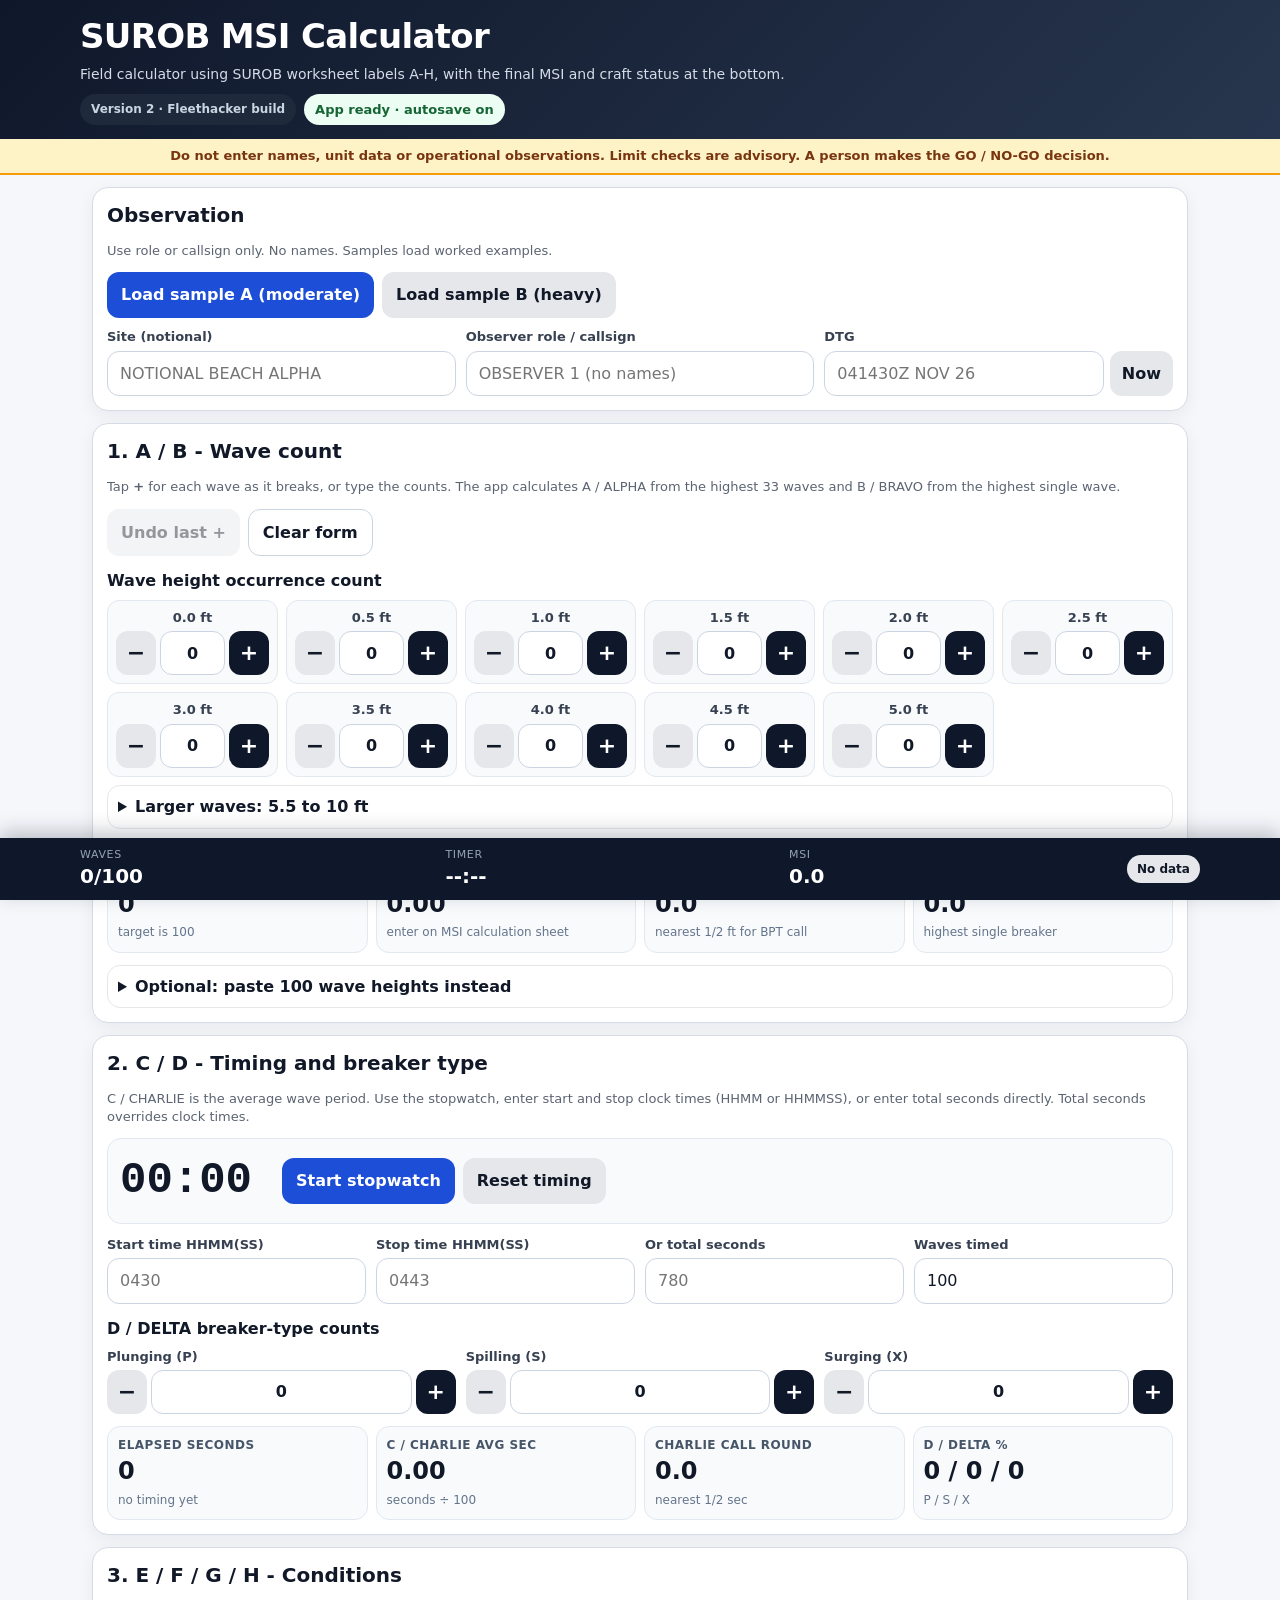
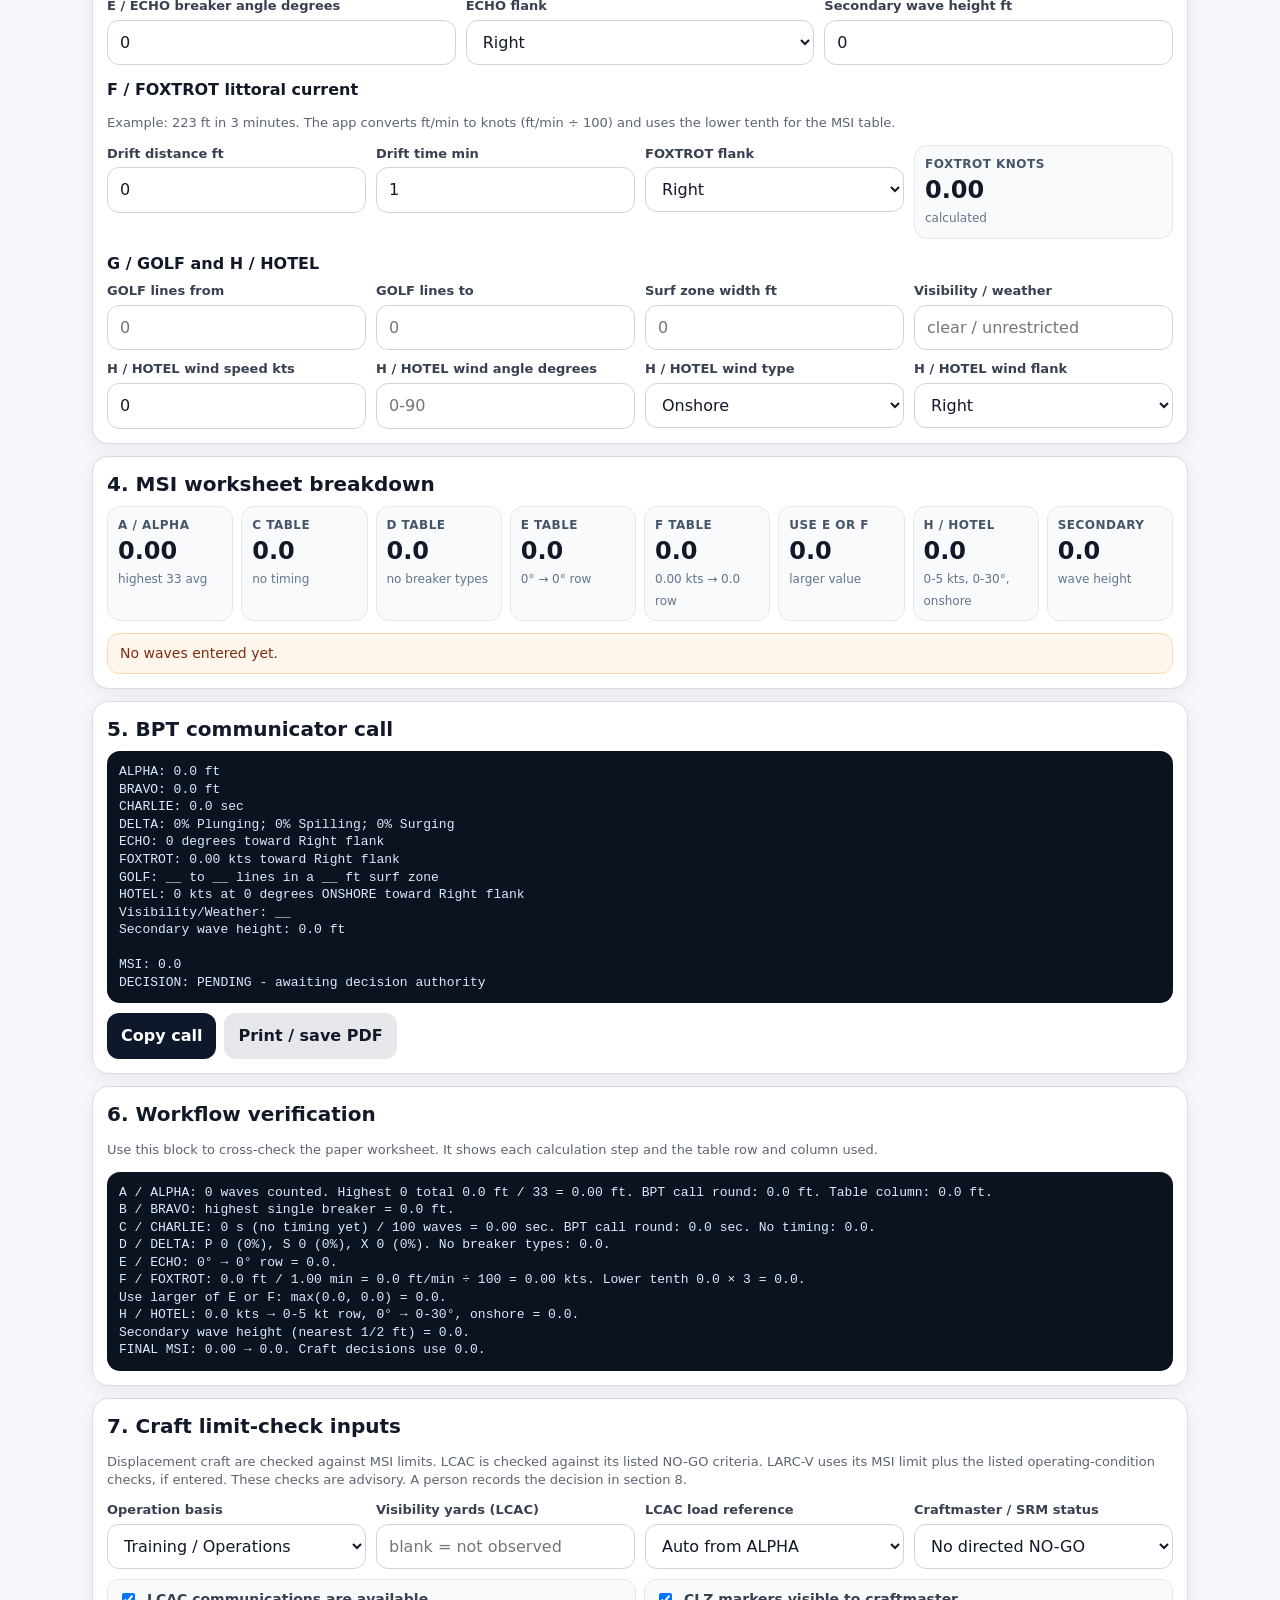
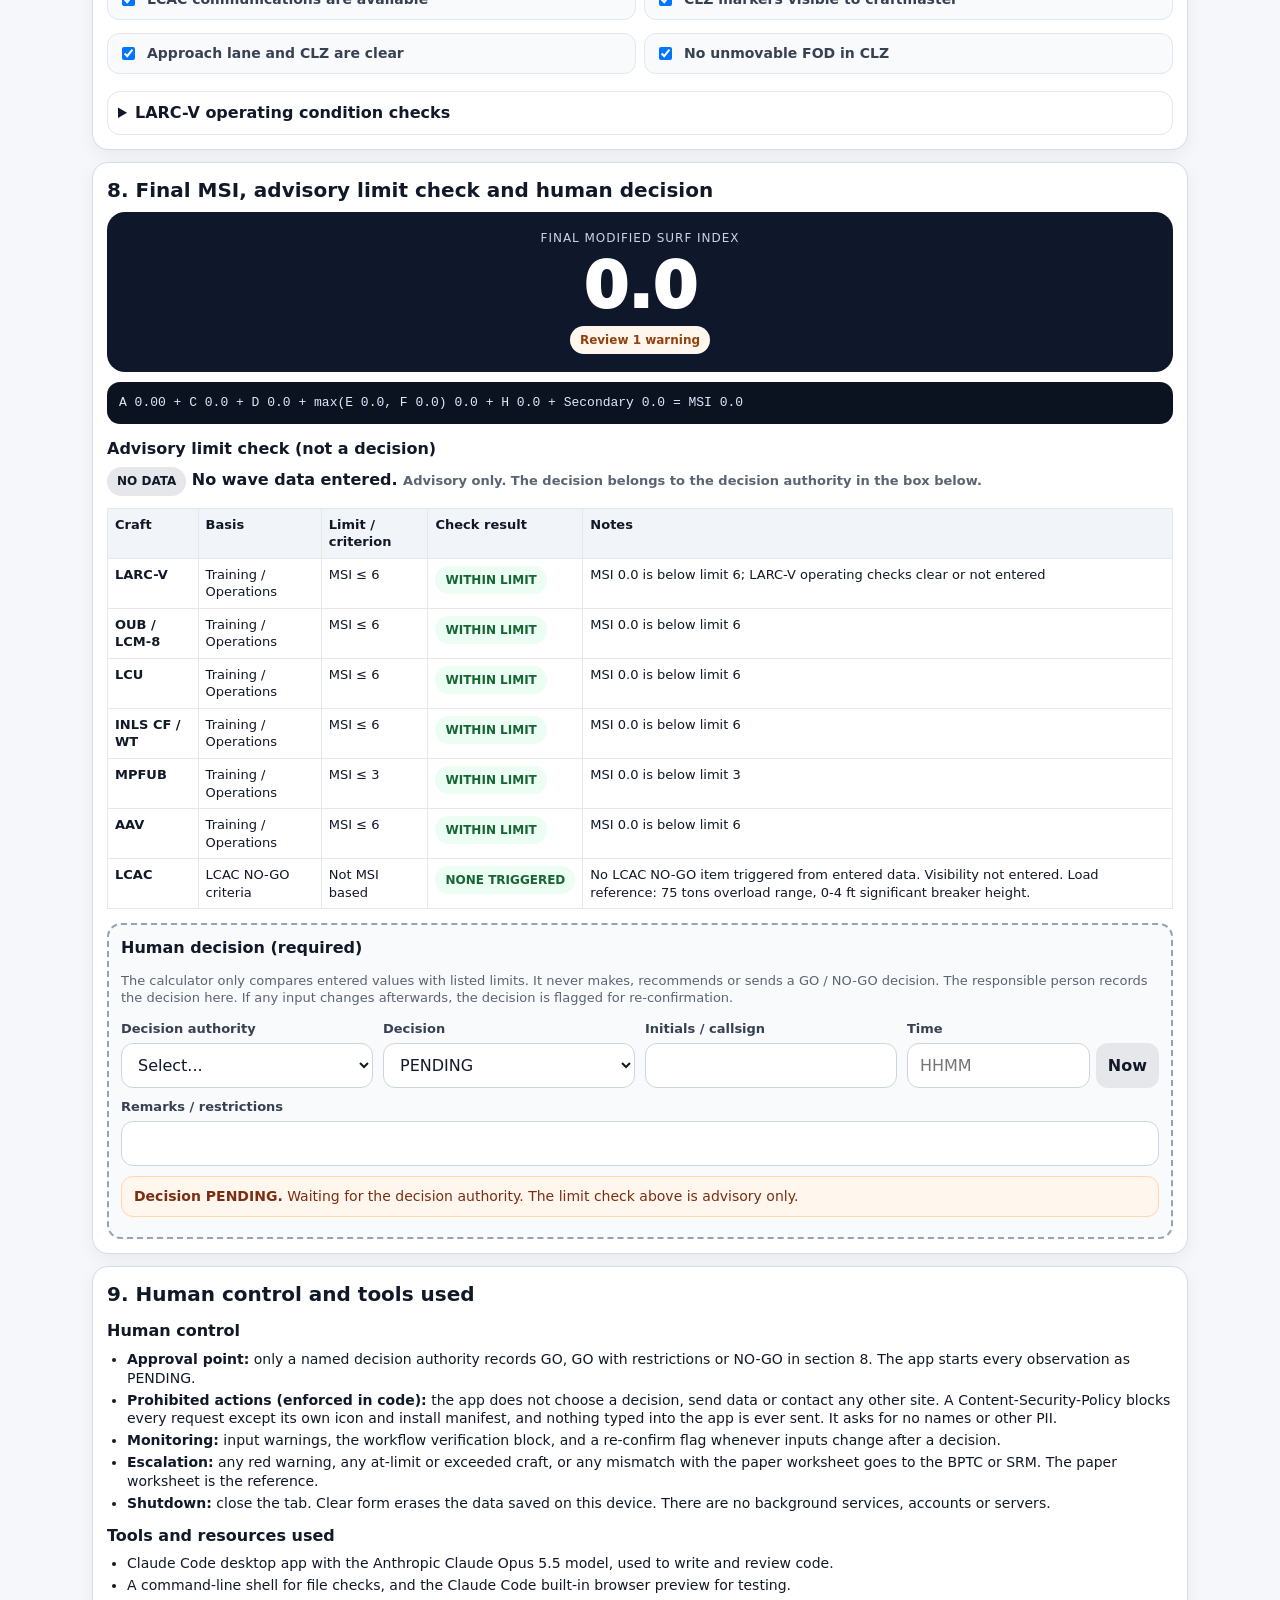
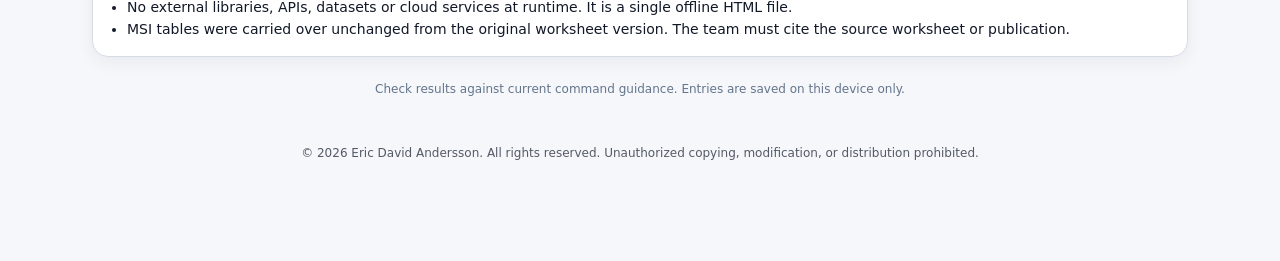
<file: index.html>
<!doctype html>
<html lang="en">
<head>
<meta charset="utf-8" />
<meta name="viewport" content="width=device-width, initial-scale=1, viewport-fit=cover" />
<meta name="apple-mobile-web-app-capable" content="yes" />
<meta name="apple-mobile-web-app-title" content="SUROB MSI" />
<meta name="mobile-web-app-capable" content="yes" />
<meta name="theme-color" content="#0f172a" />
<meta http-equiv="Content-Security-Policy" content="default-src 'none'; script-src 'unsafe-inline'; style-src 'unsafe-inline'; img-src 'self' data:; manifest-src 'self'; base-uri 'none'; form-action 'none'" />
<link rel="manifest" href="manifest.webmanifest" />
<link rel="icon" type="image/svg+xml" href="icon.svg" />
<link rel="apple-touch-icon" href="icon-192.png" />
<title>SUROB MSI Calculator v2</title>
<style>
:root{--bg:#f5f7fb;--card:#fff;--ink:#111827;--muted:#5b6472;--line:#d6dce5;--navy:#0f172a;--blue:#1d4ed8;--ok:#166534;--okbg:#ecfdf3;--warn:#92400e;--warnbg:#fff7ed;--bad:#991b1b;--badbg:#fef2f2}
*{box-sizing:border-box}
html{-webkit-text-size-adjust:100%;scroll-behavior:smooth}
body{margin:0;font-family:system-ui,-apple-system,BlinkMacSystemFont,"Segoe UI",Roboto,Arial,sans-serif;background:var(--bg);color:var(--ink);line-height:1.35;padding-bottom:calc(76px + env(safe-area-inset-bottom))}
header{background:linear-gradient(135deg,#0f172a,#27364e);color:#fff;padding:14px 12px;padding-top:calc(14px + env(safe-area-inset-top))}
header .wrap,main{max-width:1120px;margin:0 auto}
h1{margin:0;font-size:clamp(22px,5vw,34px);letter-spacing:-.02em}
header p{margin:5px 0 0;color:#d5dce7;font-size:14px}
.appbar{display:flex;gap:10px;align-items:center;justify-content:space-between;flex-wrap:wrap}
.status{display:inline-flex;align-items:center;gap:8px;border-radius:999px;padding:7px 11px;font-size:13px;font-weight:800;background:#334155;color:#e2e8f0}
.status.ok{background:var(--okbg);color:var(--ok)}.status.bad{background:var(--badbg);color:var(--bad)}
main{padding:12px;display:grid;gap:12px}
.card{background:var(--card);border:1px solid var(--line);border-radius:16px;padding:14px;box-shadow:0 5px 18px rgba(15,23,42,.06);scroll-margin-top:10px}
.card h2{margin:0 0 8px;font-size:20px}.card h3{margin:14px 0 8px;font-size:16px}
.small{font-size:13px;color:var(--muted)}
.note{border-radius:12px;padding:10px 12px;background:#eff6ff;border:1px solid #bfdbfe;color:#1e3a8a;font-size:14px}
.note.warn{background:var(--warnbg);border-color:#fed7aa;color:#7c2d12}.note.bad{background:var(--badbg);border-color:#fecaca;color:#7f1d1d}.note.ok{background:var(--okbg);border-color:#bbf7d0;color:#14532d}
.grid{display:grid;gap:10px}.two{grid-template-columns:repeat(2,minmax(0,1fr))}.three{grid-template-columns:repeat(3,minmax(0,1fr))}.four{grid-template-columns:repeat(4,minmax(0,1fr))}
@media(max-width:780px){.two,.three,.four{grid-template-columns:1fr}main{padding:8px}.card{padding:12px;border-radius:14px}.card h2{font-size:18px}.small{font-size:12.8px}header p{display:none}}
label{font-size:13px;font-weight:800;color:#374151;display:block;margin-bottom:5px}
input,select,textarea,button{font:inherit}
input,select,textarea{width:100%;border:1px solid #cbd5e1;border-radius:12px;padding:11px 12px;background:#fff;color:#111827;font-size:16px;min-height:44px}
textarea{min-height:92px;font-family:ui-monospace,SFMono-Regular,Menlo,Consolas,monospace;font-size:13px}
input:focus,select:focus,textarea:focus{outline:3px solid #dbeafe;border-color:#60a5fa}
button{border:0;border-radius:12px;padding:12px 14px;background:var(--navy);color:#fff;font-weight:900;min-height:44px;cursor:pointer;touch-action:manipulation;-webkit-tap-highlight-color:transparent}
button:active{transform:scale(.97)}
button.secondary{background:#e5e7eb;color:#111827}button.ghost{background:#fff;color:#111827;border:1px solid #cbd5e1}button.blue{background:var(--blue)}button.danger{background:#b91c1c}
button:disabled{opacity:.45;cursor:not-allowed}
.btnrow{display:flex;gap:8px;flex-wrap:wrap}.btnrow button{flex:0 1 auto}
@media(max-width:540px){.btnrow button{flex:1 1 calc(50% - 8px)}}
.stepper{display:grid;grid-template-columns:40px minmax(0,1fr) 40px;gap:4px}
.stepper button{padding:0;min-height:44px;font-size:22px;line-height:1}
.stepper input{text-align:center;padding:6px 2px;font-weight:800}
.wave-grid{display:grid;grid-template-columns:repeat(6,minmax(0,1fr));gap:8px}
.wavebox{background:#f8fafc;border:1px solid #e2e8f0;border-radius:12px;padding:8px}
.wavebox.has{background:#eff6ff;border-color:#93c5fd}
.wavebox label{text-align:center}
@media(max-width:1000px){.wave-grid{grid-template-columns:repeat(4,minmax(0,1fr))}}
@media(max-width:600px){.wave-grid{grid-template-columns:repeat(2,minmax(0,1fr))}}
.progress{height:8px;border-radius:999px;background:#e2e8f0;overflow:hidden;margin-top:10px}.progress div{height:100%;width:0;background:var(--blue);transition:width .2s}.progress.full div{background:#16a34a}.progress.over div{background:#d97706}
.summary-grid{display:grid;grid-template-columns:repeat(4,minmax(0,1fr));gap:8px;margin-top:12px}
@media(max-width:700px){.summary-grid{grid-template-columns:repeat(2,minmax(0,1fr))}}
.sum{background:#f8fafc;border:1px solid #e2e8f0;border-radius:13px;padding:10px;min-width:0}
.sum b{font-size:12px;color:#475569;text-transform:uppercase;letter-spacing:.04em;display:block}
.sum strong{font-size:24px;display:block;margin-top:2px}.sum span{font-size:12px;color:#64748b;overflow-wrap:anywhere}
.breakdown{display:grid;grid-template-columns:repeat(8,minmax(0,1fr));gap:8px}
@media(max-width:1060px){.breakdown{grid-template-columns:repeat(4,minmax(0,1fr))}}
@media(max-width:620px){.breakdown{grid-template-columns:repeat(2,minmax(0,1fr))}}
.timerbox{display:flex;gap:12px;align-items:center;flex-wrap:wrap;background:#f8fafc;border:1px solid #e2e8f0;border-radius:14px;padding:12px;margin-bottom:12px}
.timer{font-family:ui-monospace,SFMono-Regular,Menlo,Consolas,monospace;font-size:44px;font-weight:900;min-width:150px;font-variant-numeric:tabular-nums}
.timer.running{color:var(--blue)}
.timerbox .btnrow{flex:1 1 240px}
.call{font-family:ui-monospace,SFMono-Regular,Menlo,Consolas,monospace;background:#0b1220;color:#dbeafe;border-radius:13px;padding:12px;white-space:pre-wrap;overflow:auto;font-size:13px}
.result{background:#0f172a;color:#fff;border-radius:18px;padding:18px;text-align:center}
.result .label{font-size:12px;text-transform:uppercase;letter-spacing:.08em;color:#cbd5e1}
.result .num{font-size:64px;line-height:1;font-weight:950;margin:8px 0}
.pill{display:inline-flex;gap:6px;align-items:center;border-radius:999px;padding:6px 10px;font-size:12px;font-weight:900;background:#e5e7eb;color:#111827;text-decoration:none;white-space:nowrap}
.pill.ok{background:var(--okbg);color:var(--ok)}.pill.warn{background:var(--warnbg);color:var(--warn)}.pill.bad{background:var(--badbg);color:var(--bad)}
details{border:1px solid #e5e7eb;border-radius:13px;padding:10px;background:#fff}summary{font-weight:900;cursor:pointer}
.checkgrid{display:grid;grid-template-columns:repeat(2,minmax(0,1fr));gap:8px}
@media(max-width:700px){.checkgrid{grid-template-columns:1fr}}
.check{display:flex;gap:9px;align-items:flex-start;background:#f8fafc;border:1px solid #e2e8f0;border-radius:12px;padding:10px;font-size:14px}
.check input{width:auto;min-height:auto;margin-top:3px}
.inline{display:flex;gap:6px}.inline input{flex:1}.inline button{flex:0 0 auto;padding:0 12px}
table{width:100%;border-collapse:collapse;font-size:13px}th,td{border:1px solid #e5e7eb;padding:7px;text-align:left;vertical-align:top}th{background:#f1f5f9}
.scroll{overflow:auto}
.footer{font-size:12px;color:#64748b;text-align:center;padding:12px}
.livebar{position:fixed;left:0;right:0;bottom:0;z-index:20;background:#0f172a;color:#fff;display:flex;align-items:center;justify-content:space-between;gap:10px;padding:10px 14px;padding-bottom:calc(10px + env(safe-area-inset-bottom));box-shadow:0 -6px 20px rgba(15,23,42,.25)}
.livebar .k{font-size:11px;text-transform:uppercase;letter-spacing:.06em;color:#94a3b8;display:block}
.livebar b{font-size:20px;font-variant-numeric:tabular-nums}
.livebar .lbinner{max-width:1120px;margin:0 auto;width:100%;display:flex;align-items:center;justify-content:space-between;gap:10px}
@media(max-width:560px){.result .num{font-size:52px}.timer{font-size:38px}}
.banner{background:#fef3c7;border-bottom:2px solid #f59e0b;color:#78350f;font-size:13px;font-weight:800;text-align:center;padding:8px 12px}
.ver{font-size:12px;font-weight:800;background:#1e293b;color:#cbd5e1;border-radius:999px;padding:7px 11px}
.decision{border:2px dashed #94a3b8;border-radius:14px;padding:12px;margin-top:14px;background:#f8fafc}
.disclose h3{margin-top:12px}.disclose ul{margin:4px 0 0;padding-left:20px;font-size:14px}.disclose li{margin:3px 0}.disclose code{font-size:12px;overflow-wrap:anywhere}
/* Zero page margin stops the browser printing its header/footer (file path, URL, date) on PDFs. */
@page{margin:0}
@media print{header,.no-print,button,.livebar{display:none!important}body{background:white;padding:12mm}.card,.result{box-shadow:none;break-inside:avoid}.breakdown{grid-template-columns:repeat(8,1fr)}details{display:block}details>*{display:block}}
</style>
</head>
<body>
<header>
  <div class="wrap appbar">
    <div><h1>SUROB MSI Calculator</h1><p>Field calculator using SUROB worksheet labels A-H, with the final MSI and craft status at the bottom.</p></div>
    <div style="display:flex;gap:8px;flex-wrap:wrap;align-items:center"><span class="ver">Version 2 · Fleethacker build</span><div id="jsStatus" class="status bad">App logic not ready</div></div>
  </div>
</header>
<div class="banner">Do not enter names, unit data or operational observations. Limit checks are advisory. A person makes the GO / NO-GO decision.</div>
<main>
  <noscript><div class="note bad"><b>JavaScript is off.</b> The calculator cannot run until JavaScript is enabled or the file is opened in a browser that supports scripts.</div></noscript>
  <div id="blockedNotice" class="note warn"><b>Loading calculator.</b> If this message stays on screen, the phone preview is blocking the app logic. Open the file in Safari/Chrome or use the home-screen version.</div>
  <div id="restoreNotice" class="note" style="display:none"></div>

  <section class="card">
    <h2>Observation</h2>
    <p class="small">Use role or callsign only. No names. Samples load worked examples.</p>
    <div class="btnrow no-print" style="margin-bottom:10px"><button type="button" class="blue" data-scenario="A">Load sample A (moderate)</button><button type="button" class="secondary" data-scenario="B">Load sample B (heavy)</button></div>
    <input type="hidden" id="scenarioId">
    <div class="grid three">
      <div><label for="siteName">Site (notional)</label><input id="siteName" placeholder="NOTIONAL BEACH ALPHA" autocomplete="off"></div>
      <div><label for="observer">Observer role / callsign</label><input id="observer" placeholder="OBSERVER 1 (no names)" autocomplete="off"></div>
      <div><label for="dtg">DTG</label><div class="inline"><input id="dtg" placeholder="041430Z NOV 26" autocomplete="off"><button type="button" class="secondary" id="dtgNow">Now</button></div></div>
    </div>
  </section>

  <section class="card">
    <h2>1. A / B - Wave count</h2>
    <p class="small">Tap <b>+</b> for each wave as it breaks, or type the counts. The app calculates A / ALPHA from the highest 33 waves and B / BRAVO from the highest single wave.</p>
    <div class="btnrow no-print"><button type="button" class="secondary" id="undoTap" disabled>Undo last +</button><button type="button" class="ghost" id="clearAll">Clear form</button></div>
    <h3>Wave height occurrence count</h3>
    <div class="wave-grid" id="heightCounts"></div>
    <details id="bigWaves" style="margin-top:8px"><summary>Larger waves: 5.5 to 10 ft</summary><div class="wave-grid" id="heightCountsBig" style="margin-top:10px"></div></details>
    <div class="progress" id="waveProgress"><div></div></div>
    <div class="summary-grid" aria-label="Calculated wave count results">
      <div class="sum"><b>Total waves counted</b><strong id="totalWavesOut">0</strong><span>target is 100</span></div>
      <div class="sum"><b>A / ALPHA avg ft</b><strong id="alphaRawOut">0.00</strong><span>enter on MSI calculation sheet</span></div>
      <div class="sum"><b>ALPHA call round</b><strong id="alphaReportOut">0.0</strong><span>nearest 1/2 ft for BPT call</span></div>
      <div class="sum"><b>B / BRAVO max ft</b><strong id="bravoOut">0.0</strong><span>highest single breaker</span></div>
    </div>
    <details style="margin-top:12px"><summary>Optional: paste 100 wave heights instead</summary><p class="small">Paste heights separated by spaces, commas or new lines. Example: 1 1.5 2 0.5. Values are rounded to the nearest 1/2 ft. This replaces the current counts.</p><textarea id="pasteHeights" placeholder="Paste wave heights here"></textarea><div class="btnrow" style="margin-top:8px"><button type="button" class="secondary" id="applyPaste">Apply pasted heights</button></div><div id="pasteMsg" class="small" style="margin-top:6px"></div></details>
  </section>

  <section class="card">
    <h2>2. C / D - Timing and breaker type</h2>
    <p class="small">C / CHARLIE is the average wave period. Use the stopwatch, enter start and stop clock times (HHMM or HHMMSS), or enter total seconds directly. Total seconds overrides clock times.</p>
    <div class="timerbox no-print">
      <div class="timer" id="timerDisplay">00:00</div>
      <div class="btnrow"><button type="button" class="blue" id="timerToggle">Start stopwatch</button><button type="button" class="secondary" id="timerReset">Reset timing</button></div>
    </div>
    <div class="grid four">
      <div><label for="startTime">Start time HHMM(SS)</label><input id="startTime" placeholder="0430" inputmode="numeric" autocomplete="off"></div>
      <div><label for="stopTime">Stop time HHMM(SS)</label><input id="stopTime" placeholder="0443" inputmode="numeric" autocomplete="off"></div>
      <div><label for="totalSeconds">Or total seconds</label><input id="totalSeconds" placeholder="780" inputmode="decimal" autocomplete="off"></div>
      <div><label for="wavesTimed">Waves timed</label><input id="wavesTimed" class="count" inputmode="numeric" pattern="[0-9]*" value="100" autocomplete="off"></div>
    </div>
    <h3>D / DELTA breaker-type counts</h3>
    <div class="grid three">
      <div><label for="pCount">Plunging (P)</label><div class="stepper"><button type="button" class="secondary" data-step="pCount" data-d="-1" aria-label="Remove one plunging">−</button><input id="pCount" class="count" inputmode="numeric" pattern="[0-9]*" value="0" autocomplete="off"><button type="button" data-step="pCount" data-d="1" aria-label="Add one plunging">+</button></div></div>
      <div><label for="sCount">Spilling (S)</label><div class="stepper"><button type="button" class="secondary" data-step="sCount" data-d="-1" aria-label="Remove one spilling">−</button><input id="sCount" class="count" inputmode="numeric" pattern="[0-9]*" value="0" autocomplete="off"><button type="button" data-step="sCount" data-d="1" aria-label="Add one spilling">+</button></div></div>
      <div><label for="xCount">Surging (X)</label><div class="stepper"><button type="button" class="secondary" data-step="xCount" data-d="-1" aria-label="Remove one surging">−</button><input id="xCount" class="count" inputmode="numeric" pattern="[0-9]*" value="0" autocomplete="off"><button type="button" data-step="xCount" data-d="1" aria-label="Add one surging">+</button></div></div>
    </div>
    <div class="summary-grid">
      <div class="sum"><b>Elapsed seconds</b><strong id="elapsedOut">0</strong><span id="elapsedSrc">no timing yet</span></div>
      <div class="sum"><b>C / CHARLIE avg sec</b><strong id="charlieRawOut">0.00</strong><span id="charlieDiv">seconds ÷ 100</span></div>
      <div class="sum"><b>CHARLIE call round</b><strong id="charlieReportOut">0.0</strong><span>nearest 1/2 sec</span></div>
      <div class="sum"><b>D / DELTA %</b><strong id="deltaPctOut">0 / 0 / 0</strong><span>P / S / X</span></div>
    </div>
  </section>

  <section class="card">
    <h2>3. E / F / G / H - Conditions</h2>
    <div class="grid three">
      <div><label for="echoAngle">E / ECHO breaker angle degrees</label><input id="echoAngle" inputmode="decimal" value="0" autocomplete="off"></div>
      <div><label for="echoFlank">ECHO flank</label><select id="echoFlank"><option>Right</option><option>Left</option><option>R/L</option></select></div>
      <div><label for="secondaryHeight">Secondary wave height ft</label><input id="secondaryHeight" inputmode="decimal" value="0" autocomplete="off"></div>
    </div>
    <h3>F / FOXTROT littoral current</h3>
    <p class="small">Example: 223 ft in 3 minutes. The app converts ft/min to knots (ft/min ÷ 100) and uses the lower tenth for the MSI table.</p>
    <div class="grid four">
      <div><label for="driftFeet">Drift distance ft</label><input id="driftFeet" inputmode="decimal" value="0" autocomplete="off"></div>
      <div><label for="driftMinutes">Drift time min</label><input id="driftMinutes" inputmode="decimal" value="1" autocomplete="off"></div>
      <div><label for="foxtrotFlank">FOXTROT flank</label><select id="foxtrotFlank"><option>Right</option><option>Left</option><option>R/L</option></select></div>
      <div class="sum"><b>FOXTROT knots</b><strong id="foxtrotKnotsOut">0.00</strong><span>calculated</span></div>
    </div>
    <h3>G / GOLF and H / HOTEL</h3>
    <div class="grid four">
      <div><label for="golfFrom">GOLF lines from</label><input id="golfFrom" placeholder="0" inputmode="numeric" autocomplete="off"></div>
      <div><label for="golfTo">GOLF lines to</label><input id="golfTo" placeholder="0" inputmode="numeric" autocomplete="off"></div>
      <div><label for="golfWidth">Surf zone width ft</label><input id="golfWidth" placeholder="0" inputmode="decimal" autocomplete="off"></div>
      <div><label for="visibility">Visibility / weather</label><input id="visibility" placeholder="clear / unrestricted" autocomplete="off"></div>
    </div>
    <div class="grid four" style="margin-top:10px">
      <div><label for="windSpeed">H / HOTEL wind speed kts</label><input id="windSpeed" inputmode="decimal" value="0" autocomplete="off"></div>
      <div><label for="windAngle">H / HOTEL wind angle degrees</label><input id="windAngle" inputmode="decimal" placeholder="0-90" autocomplete="off"></div>
      <div><label for="windType">H / HOTEL wind type</label><select id="windType"><option value="onshore">Onshore</option><option value="offshore">Offshore</option></select></div>
      <div><label for="windFlank">H / HOTEL wind flank</label><select id="windFlank"><option>Right</option><option>Left</option><option>R/L</option></select></div>
    </div>
  </section>

  <section class="card">
    <h2>4. MSI worksheet breakdown</h2>
    <div class="breakdown">
      <div class="sum"><b>A / ALPHA</b><strong id="aVal">0.00</strong><span>highest 33 avg</span></div>
      <div class="sum"><b>C table</b><strong id="cVal">0.0</strong><span id="cNote">period table</span></div>
      <div class="sum"><b>D table</b><strong id="dVal">0.0</strong><span id="dNote">breaker type</span></div>
      <div class="sum"><b>E table</b><strong id="eVal">0.0</strong><span id="eNote">wave angle</span></div>
      <div class="sum"><b>F table</b><strong id="fVal">0.0</strong><span id="fNote">littoral</span></div>
      <div class="sum"><b>Use E or F</b><strong id="efVal">0.0</strong><span>larger value</span></div>
      <div class="sum"><b>H / HOTEL</b><strong id="hVal">0.0</strong><span id="hNote">wind table</span></div>
      <div class="sum"><b>Secondary</b><strong id="secVal">0.0</strong><span>wave height</span></div>
    </div>
    <div id="warnings" style="margin-top:12px;display:grid;gap:8px"></div>
  </section>

  <section class="card">
    <h2>5. BPT communicator call</h2>
    <div class="call" id="callOutput"></div>
    <div class="btnrow no-print" style="margin-top:10px"><button type="button" id="copyCall">Copy call</button><button type="button" class="secondary" id="shareCall" style="display:none">Share</button><button type="button" class="secondary" onclick="window.print()">Print / save PDF</button></div>
  </section>

  <section class="card">
    <h2>6. Workflow verification</h2>
    <p class="small">Use this block to cross-check the paper worksheet. It shows each calculation step and the table row and column used.</p>
    <div class="call" id="auditOutput"></div>
  </section>

  <section class="card">
    <h2>7. Craft limit-check inputs</h2>
    <p class="small">Displacement craft are checked against MSI limits. LCAC is checked against its listed NO-GO criteria. LARC-V uses its MSI limit plus the listed operating-condition checks, if entered. These checks are advisory. A person records the decision in section 8.</p>
    <div class="grid four">
      <div><label for="operationMode">Operation basis</label><select id="operationMode"><option value="training">Training / Operations</option><option value="wartime">Wartime</option></select></div>
      <div><label for="visibilityYards">Visibility yards (LCAC)</label><input id="visibilityYards" inputmode="numeric" placeholder="blank = not observed" autocomplete="off"></div>
      <div><label for="lcacLoad">LCAC load reference</label><select id="lcacLoad"><option value="auto">Auto from ALPHA</option><option value="75">75 tons overload</option><option value="60">60 tons normal</option><option value="45">45 tons reduced</option></select></div>
      <div><label for="lcacCraftmaster">Craftmaster / SRM status</label><select id="lcacCraftmaster"><option value="go">No directed NO-GO</option><option value="nogo">Directed NO-GO</option></select></div>
    </div>
    <div class="checkgrid" style="margin-top:10px">
      <label class="check"><input id="lcacCommsOk" type="checkbox" checked><span>LCAC communications are available</span></label>
      <label class="check"><input id="lcacMarkersVisible" type="checkbox" checked><span>CLZ markers visible to craftmaster</span></label>
      <label class="check"><input id="lcacLaneClear" type="checkbox" checked><span>Approach lane and CLZ are clear</span></label>
      <label class="check"><input id="lcacNoUnmovableFod" type="checkbox" checked><span>No unmovable FOD in CLZ</span></label>
    </div>
    <details style="margin-top:12px"><summary>LARC-V operating condition checks</summary><p class="small">Leave blank if not observed. If entered, these limits are applied in addition to the MSI limit.</p><div class="grid three" style="margin-top:10px"><div><label for="larcOceanCurrent">Ocean current kts</label><input id="larcOceanCurrent" inputmode="decimal" autocomplete="off"></div><div><label for="larcSwell">Swell height ft</label><input id="larcSwell" inputmode="decimal" autocomplete="off"></div><div><label for="larcChop">Chop height ft</label><input id="larcChop" inputmode="decimal" autocomplete="off"></div></div></details>
  </section>

  <section class="card" id="final">
    <h2>8. Final MSI, advisory limit check and human decision</h2>
    <div class="result"><div class="label">Final Modified Surf Index</div><div class="num" id="msiBig">0.0</div><div id="statusPill" class="pill">Ready</div></div>
    <div class="call" id="msiMathOutput" style="margin-top:10px"></div>
    <h3>Advisory limit check (not a decision)</h3>
    <div id="craftOverall" style="font-weight:900;margin:8px 0 12px">Waiting for inputs</div>
    <div class="scroll"><table><thead><tr><th>Craft</th><th>Basis</th><th>Limit / criterion</th><th>Check result</th><th>Notes</th></tr></thead><tbody id="craftStatusBody"></tbody></table></div>
    <div class="decision" id="decisionBox">
      <h3 style="margin-top:0">Human decision (required)</h3>
      <p class="small">The calculator only compares entered values with listed limits. It never makes, recommends or sends a GO / NO-GO decision. The responsible person records the decision here. If any input changes afterwards, the decision is flagged for re-confirmation.</p>
      <div class="grid four">
        <div><label for="decRole">Decision authority</label><select id="decRole"><option value="">Select...</option><option value="BPTC">BPTC (Beach Party Team Commander)</option><option value="SRM">SRM (Senior Ramp Marshal)</option></select></div>
        <div><label for="decValue">Decision</label><select id="decValue"><option value="">PENDING</option><option>GO</option><option>GO with restrictions</option><option>NO-GO</option></select></div>
        <div><label for="decInitials">Initials / callsign</label><input id="decInitials" maxlength="10" autocomplete="off"></div>
        <div><label for="decTime">Time</label><div class="inline"><input id="decTime" inputmode="numeric" autocomplete="off" placeholder="HHMM"><button type="button" class="secondary" id="decNow">Now</button></div></div>
      </div>
      <div style="margin-top:10px"><label for="decRemarks">Remarks / restrictions</label><input id="decRemarks" autocomplete="off"></div>
      <input type="hidden" id="decMsi">
      <div id="decStatus" class="note" style="margin-top:10px"></div>
      <div class="btnrow no-print" style="margin-top:8px"><button type="button" class="secondary" id="decConfirm">Re-confirm decision for current inputs</button></div>
    </div>
  </section>

  <section class="card disclose" id="about">
    <h2>9. Human control and tools used</h2>
    <h3>Human control</h3>
    <ul>
      <li><b>Approval point:</b> only a named decision authority records GO, GO with restrictions or NO-GO in section 8. The app starts every observation as PENDING.</li>
      <li><b>Prohibited actions (enforced in code):</b> the app does not choose a decision, send data or contact any other site. A Content-Security-Policy blocks every request except its own icon and install manifest, and nothing typed into the app is ever sent. It asks for no names or other PII.</li>
      <li><b>Monitoring:</b> input warnings, the workflow verification block, and a re-confirm flag whenever inputs change after a decision.</li>
      <li><b>Escalation:</b> any red warning, any at-limit or exceeded craft, or any mismatch with the paper worksheet goes to the BPTC or SRM. The paper worksheet is the reference.</li>
      <li><b>Shutdown:</b> close the tab. Clear form erases the data saved on this device. There are no background services, accounts or servers.</li>
    </ul>
    <h3>Tools and resources used</h3>
    <ul>
      <li>Claude Code desktop app with the Anthropic Claude Opus 5.5 model, used to write and review code.</li>
      <li>A command-line shell for file checks, and the Claude Code built-in browser preview for testing.</li>
      <li>No external libraries, APIs, datasets or cloud services at runtime. It is a single offline HTML file.</li>
      <li>MSI tables were carried over unchanged from the original worksheet version. The team must cite the source worksheet or publication.</li>
    </ul>
  </section>
  <div class="footer">Check results against current command guidance. Entries are saved on this device only.</div>
</main>

<div class="livebar no-print"><div class="lbinner">
  <div><span class="k">Waves</span><b id="lbWaves">0/100</b></div>
  <div><span class="k">Timer</span><b id="lbTimer">--:--</b></div>
  <div><span class="k">MSI</span><b id="lbMsi">0.0</b></div>
  <a href="#final" id="lbStatus" class="pill">No data</a>
</div></div>

<script>
'use strict';
/* ---------- Worksheet tables (unchanged from original worksheet) ---------- */
const TABLE_COLS=[0,0.5,1,1.5,2,2.5,3,3.5,4,4.5,5];
const MAX_TABLE_ALPHA=5;
const MAX_HEIGHT=10;
const HEIGHTS=[];for(let i=0;i<=MAX_HEIGHT*2;i++)HEIGHTS.push(i/2);
const breakerPeriod={17:[0,0,0,-0.1,-0.2,-0.3,-0.4,-0.5,-0.6,-0.8,-1.0],16:[0,0,0,-0.1,-0.1,-0.2,-0.3,-0.3,-0.4,-0.5,-0.7],15:[0,0,0,0,-0.1,-0.1,-0.2,-0.2,-0.2,-0.3,-0.3],14:[0,0,0,0,0,0,0,0,0,0,0],13:[0,0,0,0,0.1,0.1,0.1,0.2,0.2,0.3,0.3],12:[0,0,0,0.1,0.1,0.2,0.2,0.3,0.4,0.5,0.7],11:[0,0,0,0.1,0.2,0.3,0.4,0.5,0.6,0.8,1.0],10:[0,0,0.1,0.1,0.2,0.3,0.5,0.7,0.9,1.1,1.3],9:[0,0,0.1,0.1,0.3,0.3,0.6,0.8,1.1,1.3,1.7],8:[0,0,0.1,0.2,0.3,0.5,0.7,1.0,1.3,1.5,2.0]};
const spilling={100:[0,-0.1,-0.2,-0.5,-0.8,-1.3,-1.8,-2.5,-3.2,-4.1,-5.0],90:[0,0,-0.2,-0.4,-0.7,-1.1,-1.6,-2.2,-2.9,-3.6,-4.5],80:[0,0,-0.2,-0.4,-0.6,-1.0,-1.4,-2.0,-2.6,-3.2,-4.0],70:[0,0,-0.1,-0.3,-0.6,-0.9,-1.3,-1.7,-2.2,-2.8,-3.5],60:[0,0,-0.1,-0.3,-0.5,-0.8,-1.1,-1.5,-1.9,-2.4,-3.0],50:[0,0,-0.1,-0.2,-0.4,-0.7,-0.9,-1.2,-1.6,-2.0,-2.5],40:[0,0,-0.1,-0.2,-0.3,-0.6,-0.7,-1.0,-1.3,-1.6,-2.0],30:[0,0,-0.1,-0.1,-0.2,-0.4,-0.5,-0.7,-1.0,-1.2,-1.5],20:[0,0,0,-0.1,-0.2,-0.3,-0.4,-0.5,-0.6,-0.8,-1.0],10:[0,0,0,0,-0.1,-0.1,-0.2,-0.2,-0.3,-0.4,-0.5],0:[0,0,0,0,0,0,0,0,0,0,0]};
const surging={100:[0,0.1,0.2,0.5,0.8,1.3,1.8,2.5,3.2,4.1,5.0],90:[0,0,0.2,0.4,0.8,1.2,1.7,2.3,3.0,3.8,4.7],80:[0,0,0.2,0.4,0.7,1.1,1.6,2.2,2.9,3.6,4.5],70:[0,0,0.2,0.4,0.6,1.0,1.5,2.0,2.7,3.4,4.2],60:[0,0,0.2,0.3,0.6,1.0,1.4,1.9,2.5,3.1,3.9],50:[0,0,0.1,0.3,0.6,0.9,1.3,1.7,2.3,2.9,3.5],40:[0,0,0.1,0.3,0.5,0.8,1.1,1.5,2.0,2.6,3.2],30:[0,0,0.1,0.2,0.4,0.7,1.0,1.3,1.8,2.2,2.7],20:[0,0,0.1,0.2,0.4,0.6,0.8,1.1,1.4,1.8,2.2],10:[0,0,0.1,0.1,0.3,0.4,0.6,0.7,1.0,1.3,1.6],0:[0,0,0,0,0,0,0,0,0,0,0]};
const waveAngle={40:[0,0.1,0.3,0.7,1.3,2.0,2.9,3.9,5.1,6.5,8.0],35:[0,0.1,0.3,0.6,1.1,1.8,2.5,3.4,4.5,5.7,7.0],30:[0,0.1,0.2,0.5,1.0,1.5,2.2,2.9,3.8,4.9,6.0],25:[0,0.1,0.2,0.5,0.8,1.3,1.8,2.5,3.2,4.1,5.0],20:[0,0,0.2,0.4,0.6,1.0,1.4,2.0,2.6,3.2,4.0],15:[0,0,0.1,0.3,0.5,0.8,1.1,1.5,1.9,2.4,3.0],10:[0,0,0.1,0.2,0.3,0.5,0.7,1.0,1.3,1.6,2.0],5:[0,0,0,0.1,0.2,0.3,0.4,0.5,0.6,0.8,1.0],0:[0,0,0,0,0,0,0,0,0,0,0]};
const windRows=[{label:'36-40',min:36,max:40,onshore:[2,3,4],offshore:[1.5,2,4]},{label:'31-35',min:31,max:35,onshore:[1.5,2,3],offshore:[1,1.5,3]},{label:'26-30',min:26,max:30,onshore:[1,1.5,2],offshore:[0.5,1,2]},{label:'21-25',min:21,max:25,onshore:[0.5,1,1.5],offshore:[0,0.5,1.5]},{label:'16-20',min:16,max:20,onshore:[0,0.5,1],offshore:[0,0.5,1]},{label:'11-15',min:11,max:15,onshore:[0,0.5,1],offshore:[0,0.5,1]},{label:'5-10',min:5,max:10,onshore:[0,0,0.5],offshore:[0,0,0.5]},{label:'0-5',min:0,max:5,onshore:[0,0,0],offshore:[0,0,0]}];
const craftLimits=[{name:'LARC-V',training:6,wartime:9},{name:'OUB / LCM-8',training:6,wartime:9},{name:'LCU',training:6,wartime:12},{name:'INLS CF / WT',training:6,wartime:8},{name:'MPFUB',training:3,wartime:3},{name:'AAV',training:6,wartime:6}];
const STORE_KEY='surob-msi-v10';
const SCENARIOS={
  A:{label:'A - moderate surf',f:{siteName:'NOTIONAL BEACH ALPHA',observer:'OBSERVER 1',h10:15,h15:25,h20:30,h25:20,h30:10,totalSeconds:1100,pCount:20,sCount:70,xCount:10,echoAngle:10,echoFlank:'Right',driftFeet:150,driftMinutes:3,foxtrotFlank:'Left',golfFrom:2,golfTo:4,golfWidth:150,visibility:'Clear / unrestricted',windSpeed:12,windAngle:40,windType:'onshore',windFlank:'Right',visibilityYards:5000}},
  B:{label:'B - heavy surf',f:{siteName:'NOTIONAL BEACH BRAVO',observer:'OBSERVER 2',h30:10,h35:20,h40:30,h45:25,h50:10,h60:5,totalSeconds:900,pCount:50,sCount:20,xCount:30,echoAngle:20,echoFlank:'Left',driftFeet:300,driftMinutes:2,foxtrotFlank:'Left',golfFrom:4,golfTo:6,golfWidth:300,visibility:'Haze',windSpeed:28,windAngle:70,windType:'onshore',windFlank:'Left',visibilityYards:1500,secondaryHeight:1}}
};
const esc=s=>String(s).replace(/[&<>"]/g,c=>({'&':'&amp;','<':'&lt;','>':'&gt;','"':'&quot;'}[c]));

/* ---------- Helpers ---------- */
const $=id=>document.getElementById(id);
const num=v=>{const n=parseFloat(String(v??'').replace(/[^0-9.\-]/g,''));return Number.isFinite(n)?n:0};
const int=v=>Math.max(0,Math.floor(num(v)));
const isBlank=v=>String(v??'').trim()==='';
const fmt=(n,d=1)=>(Number.isFinite(n)?n:0).toFixed(d);
const clamp=(n,lo,hi)=>Math.min(hi,Math.max(lo,n));
const EPS=1e-9;
function setText(id,v){const el=$(id);if(el)el.textContent=v}
function roundHalf(n){return Math.round(num(n)*2)/2}
function roundTenth(n){return Math.round((n+EPS)*10)/10}
function floorTenth(n){return Math.floor((num(n)+EPS)*10)/10}
// Round percent UP to next 10% row; epsilon stops 30.0000000004 jumping to 40.
function roundUpPct(n){if(n<=EPS)return 0;return Math.min(100,Math.ceil(n/10-EPS)*10)}
function nearestAngleRow(n){return Math.round(clamp(Math.abs(num(n)),0,40)/5)*5}
function colIndex(alpha){return TABLE_COLS.indexOf(clamp(roundHalf(alpha),0,MAX_TABLE_ALPHA))}
function lookup(table,row,alpha){const r=table[row],ci=colIndex(alpha);return r&&r[ci]!=null?r[ci]:0}
function hId(h){return 'h'+Math.round(h*10)}
function pad2(n){return String(n).padStart(2,'0')}
// Accepts HHMM, HHMMSS, HH:MM, HH:MM:SS. Returns seconds since midnight or null.
function clockToSeconds(t){let d=String(t||'').replace(/\D/g,'');if(d.length<3||d.length>6)return null;d=d.length<=4?d.padStart(4,'0')+'00':d.padStart(6,'0');const h=+d.slice(0,2),m=+d.slice(2,4),s=+d.slice(4,6);if(h>23||m>59||s>59)return null;return h*3600+m*60+s}
function elapsedFromClock(a,b){const x=clockToSeconds(a),y=clockToSeconds(b);if(x==null||y==null)return null;let d=y-x;if(d<0)d+=86400;return d}
function nowClock(){const d=new Date();return pad2(d.getHours())+pad2(d.getMinutes())+pad2(d.getSeconds())}
function nowDTG(){const d=new Date(),M=['JAN','FEB','MAR','APR','MAY','JUN','JUL','AUG','SEP','OCT','NOV','DEC'];return `${pad2(d.getUTCDate())}${pad2(d.getUTCHours())}${pad2(d.getUTCMinutes())}Z ${M[d.getUTCMonth()]} ${String(d.getUTCFullYear()).slice(2)}`}
function fmtDur(s){s=Math.max(0,Math.floor(s));return `${pad2(Math.floor(s/60))}:${pad2(s%60)}`}

// Wind: fractional speeds round UP into the next band (10.5 -> 11-15). Above 40 kts uses the top row.
function windLookup(speed,angle,type){
  const s=Math.max(0,num(speed)),sr=Math.ceil(s-EPS);
  const row=s>40?windRows[0]:(windRows.find(r=>sr>=r.min&&sr<=r.max)||windRows[windRows.length-1]);
  const a=clamp(Math.abs(num(angle)),0,90);
  const idx=a<=30?0:a<=60?1:2;
  return{value:row[type][idx],row:row.label,angleBand:['0-30°','30-60°','60-90°'][idx],speed:s,angle:a};
}

/* ---------- Wave grid ---------- */
function buildWaveGrid(){
  const small=$('heightCounts'),big=$('heightCountsBig');
  HEIGHTS.forEach(h=>{
    const id=hId(h),lbl=h.toFixed(1)+' ft';
    const box=document.createElement('div');
    box.className='wavebox';box.id='box_'+id;
    box.innerHTML=`<label for="${id}">${lbl}</label><div class="stepper"><button type="button" class="secondary" data-step="${id}" data-d="-1" aria-label="Remove one ${lbl} wave">−</button><input id="${id}" class="hcount count" data-h="${h}" inputmode="numeric" pattern="[0-9]*" value="0" autocomplete="off"><button type="button" data-step="${id}" data-d="1" aria-label="Add one ${lbl} wave">+</button></div>`;
    (h<=5?small:big).appendChild(box);
  });
}
function getHeightList(){
  const list=[];
  document.querySelectorAll('.hcount').forEach(inp=>{
    const h=num(inp.dataset.h),c=int(inp.value);
    $('box_'+inp.id).classList.toggle('has',c>0);
    for(let i=0;i<c;i++)list.push(h);
  });
  return list;
}
function setCountsFromList(list){
  const counts={};
  list.forEach(v=>{const h=clamp(roundHalf(v),0,MAX_HEIGHT);counts[h]=(counts[h]||0)+1});
  document.querySelectorAll('.hcount').forEach(inp=>{inp.value=counts[num(inp.dataset.h)]||0});
  openBigIfUsed();
}
function openBigIfUsed(){if([...document.querySelectorAll('#heightCountsBig .hcount')].some(i=>int(i.value)>0))$('bigWaves').open=true}

/* ---------- Craft ---------- */
function craftStateFromLimit(msi,limit){
  if(msi>limit+EPS)return{state:'EXCEEDS LIMIT',cls:'bad',note:`MSI ${fmt(msi,1)} exceeds limit ${limit}`};
  if(Math.abs(msi-limit)<EPS)return{state:'AT LIMIT',cls:'warn',note:`MSI equals listed limit ${limit}`};
  return{state:'WITHIN LIMIT',cls:'ok',note:`MSI ${fmt(msi,1)} is below limit ${limit}`};
}
function lcacLoadNote(alpha){
  if(alpha<=4)return'Load reference: 75 tons overload range, 0-4 ft significant breaker height.';
  if(alpha<=8)return'Load reference: 60 tons normal range, 4-8 ft significant breaker height.';
  if(alpha<=12)return'Load reference: 45 tons reduced range, 8-12 ft significant breaker height.';
  return'Load reference: significant breaker height exceeds 12 ft table range.';
}
function addCraftRow(rows,name,basis,limit,status,cls,notes){rows.push(`<tr><td><b>${name}</b></td><td>${basis}</td><td>${limit}</td><td><span class="pill ${cls}">${status}</span></td><td>${notes}</td></tr>`)}
function larcReasons(windSpeed){
  const r=[],oc=$('larcOceanCurrent').value,sw=$('larcSwell').value,ch=$('larcChop').value;
  if(windSpeed>25)r.push('wind speed over 25 kts');
  if(!isBlank(oc)&&num(oc)>4)r.push('ocean current over 4 kts');
  if(!isBlank(sw)&&num(sw)>6)r.push('swell over 6 ft');
  if(!isBlank(ch)&&num(ch)>4)r.push('chop over 4 ft');
  return r;
}
function renderCraft(msi,alphaRaw,bravo,hasData){
  const rows=[],mode=$('operationMode').value,modeLabel=mode==='wartime'?'Wartime':'Training / Operations',noGo=[],atLimit=[];
  const windSpeed=num($('windSpeed').value),lr=larcReasons(windSpeed);
  craftLimits.forEach(c=>{
    const limit=c[mode];let{state,cls,note}=craftStateFromLimit(msi,limit);
    if(c.name==='LARC-V'){if(lr.length){state='EXCEEDS LIMIT';cls='bad';note+='; LARC-V operating check: '+lr.join('; ')}else note+='; LARC-V operating checks clear or not entered'}
    addCraftRow(rows,c.name,modeLabel,`MSI ≤ ${limit}`,state,cls,note);
    if(state==='EXCEEDS LIMIT')noGo.push(c.name);else if(state==='AT LIMIT')atLimit.push(c.name);
  });
  const lc=[];let visNote='';
  if(!$('lcacCommsOk').checked)lc.push('loss of LCAC communications');
  const vis=$('visibilityYards').value;
  if(isBlank(vis))visNote=' Visibility not entered.';else if(num(vis)<2000)lc.push('visibility less than 2000 yd');
  if(!$('lcacMarkersVisible').checked)lc.push('CLZ markers not visible');
  if(!$('lcacLaneClear').checked)lc.push('fouled approach lane or CLZ');
  if(windSpeed>30)lc.push('winds greater than 30 kts');
  if(!$('lcacNoUnmovableFod').checked)lc.push('unmovable FOD');
  if(alphaRaw>6.9)lc.push('significant breaker height greater than 6.9 ft');
  if(bravo>8)lc.push('maximum breaker height greater than 8 ft');
  const load=$('lcacLoad').value;
  if(load==='75'&&alphaRaw>4)lc.push('selected 75-ton load exceeds 0-4 ft reference range');
  if(load==='60'&&alphaRaw>8)lc.push('selected 60-ton load exceeds 4-8 ft reference range');
  if(load==='45'&&alphaRaw>12)lc.push('selected 45-ton load exceeds 8-12 ft reference range');
  if($('lcacCraftmaster').value==='nogo')lc.push('craftmaster/SRM directed NO-GO');
  addCraftRow(rows,'LCAC','LCAC NO-GO criteria','Not MSI based',lc.length?'CRITERION TRIGGERED':'NONE TRIGGERED',lc.length?'bad':'ok',(lc.length?lc.join('; '):'No LCAC NO-GO item triggered from entered data.')+visNote+' '+lcacLoadNote(alphaRaw));
  if(lc.length)noGo.push('LCAC');
  $('craftStatusBody').innerHTML=rows.join('');
  let summary,cls,short,tag;
  if(!hasData){summary='No wave data entered.';cls='';short='No data';tag='NO DATA'}
  else if(!noGo.length&&!atLimit.length){summary='All listed craft within entered limits and criteria.';cls='ok';short='Within limits';tag='WITHIN LIMITS'}
  else if(!noGo.length){summary=`At listed limit: ${atLimit.join(', ')}.`;cls='warn';short='At limit';tag='AT LIMIT'}
  else{summary=`Limit exceeded or criterion triggered: ${noGo.join(', ')}.`+(atLimit.length?` At limit: ${atLimit.join(', ')}.`:'');cls='bad';short=`Exceeds ×${noGo.length}`;tag='LIMIT EXCEEDED'}
  $('craftOverall').innerHTML=`<span class="pill ${cls}">${tag}</span> ${esc(summary)} <span class="small">Advisory only. The decision belongs to the decision authority in the box below.</span>`;
  return{cls,short,summary};
}
function renderDecision(msi,overall){
  const val=$('decValue').value,role=$('decRole').value,ini=$('decInitials').value.trim(),time=$('decTime').value.trim(),rem=$('decRemarks').value.trim(),st=$('decStatus');
  // Fingerprint of every observation input (not the decision fields), so any change flags the decision.
  let h=5381;document.querySelectorAll('input[id],select[id]').forEach(el=>{if(/^dec/.test(el.id))return;const s=el.id+'='+(el.type==='checkbox'?el.checked:el.value)+';';for(let i=0;i<s.length;i++)h=((h<<5)+h+s.charCodeAt(i))|0});
  const sig=`MSI ${fmt(msi,1)} / ${overall.short} #${(h>>>0).toString(16)}`;
  $('decConfirm').style.display=val?'':'none';
  if(!val){$('decMsi').value='';st.className='note warn';st.innerHTML='<b>Decision PENDING.</b> Waiting for the decision authority. The limit check above is advisory only.';return'PENDING - awaiting decision authority'}
  if(!$('decMsi').value)$('decMsi').value=sig;
  const rec=$('decMsi').value;
  if(rec!==sig){st.className='note bad';st.innerHTML=`<b>Re-confirm required.</b> Inputs changed after the decision was recorded (recorded at ${esc(rec)}, now ${esc(sig)}). The decision authority must review it and re-confirm.`;return`RE-CONFIRM REQUIRED (${val} recorded at ${rec}; now ${sig})`}
  if(!role||!ini){st.className='note warn';st.innerHTML='<b>Incomplete.</b> Record the decision authority and initials or callsign.';return`${val} - INCOMPLETE (authority/initials missing)`}
  const line=`${val} by ${role} (${ini})${time?' at '+time:''}${rem?' - '+rem:''}`;
  st.className='note ok';st.textContent='Decision recorded by a person: '+line+'.';
  return line;
}

/* ---------- Main calculation ---------- */
function calculate(){
  const W=[],warn=(type,text)=>W.push({type,text});

  // A / B
  const heights=getHeightList().sort((a,b)=>b-a),total=heights.length;
  const top33=heights.slice(0,33),top33Sum=top33.reduce((a,b)=>a+b,0);
  const alphaRaw=top33.length?top33Sum/33:0,alphaReport=roundHalf(alphaRaw);
  const tableAlpha=clamp(alphaReport,0,MAX_TABLE_ALPHA),bravo=heights[0]||0;
  if(total===0)warn('warn','No waves entered yet.');
  else if(total<33)warn('bad',`Only ${total} waves entered. ALPHA needs at least 33 (normally 100).`);
  else if(total!==100)warn('warn',`Wave count total is ${total}, not 100. SUROB should normally use 100 waves.`);
  if(alphaReport>MAX_TABLE_ALPHA)warn('warn',`ALPHA ${fmt(alphaReport,1)} ft is above the 5 ft table range. C, D and E lookups use the 5 ft column.`);

  // C
  const clockSec=elapsedFromClock($('startTime').value,$('stopTime').value);
  const manualSec=num($('totalSeconds').value);
  if((!isBlank($('startTime').value)||!isBlank($('stopTime').value))&&clockSec==null&&!(manualSec>0)&&!timerStart)warn('warn','Start/stop time not readable. Use HHMM or HHMMSS (e.g. 0430 or 043015).');
  const elapsed=manualSec>0?manualSec:(clockSec||0);
  const elapsedSrc=manualSec>0?'from total seconds':(clockSec?'from start/stop times':(timerStart?'stopwatch running':'no timing yet'));
  if(manualSec>0&&clockSec&&Math.abs(manualSec-clockSec)>60)warn('warn',`Total seconds (${fmt(manualSec,0)}) and start/stop times (${clockSec} s) disagree by more than a minute. Using total seconds.`);
  const wavesTimed=int($('wavesTimed').value)||100;
  const charlieRaw=elapsed>0?elapsed/wavesTimed:0,charlieReport=roundHalf(charlieRaw);
  let cRow=null,cVal=0;
  if(charlieRaw>0){
    const rawRow=Math.ceil(charlieRaw-EPS);
    cRow=clamp(rawRow,8,17);
    if(rawRow<8)warn('warn','CHARLIE is below table minimum. Using 8 sec row for period table.');
    if(rawRow>17)warn('warn','CHARLIE is above table maximum. Using 17 sec row for period table.');
    cVal=lookup(breakerPeriod,cRow,tableAlpha);
  }else if(total>0)warn('warn',timerStart?'Stopwatch running. C / CHARLIE correction is 0 until timing is stopped.':'C / CHARLIE timing not entered. Period correction is 0 until timing is entered.');

  // D
  const p=int($('pCount').value),s=int($('sCount').value),x=int($('xCount').value),typeTotal=p+s+x;
  const pPct=typeTotal?p/typeTotal*100:0,sPct=typeTotal?s/typeTotal*100:0,xPct=typeTotal?x/typeTotal*100:0;
  let dType='spilling',dPct=sPct;if(xPct>sPct){dType='surging';dPct=xPct}
  const dPctRow=roundUpPct(dPct),dVal=typeTotal?lookup(dType==='spilling'?spilling:surging,dPctRow,tableAlpha):0;
  if(typeTotal===0&&total>0)warn('warn','D / DELTA breaker types not entered. Breaker-type correction is 0.');
  else if(typeTotal>0&&total>0&&typeTotal!==total)warn('warn',`Breaker-type counts total ${typeTotal}, but ${total} waves were counted.`);
  if(typeTotal&&pPct>sPct&&pPct>xPct)warn('warn','Plunging is dominant. The worksheet has no plunging table (no correction), so the larger of spilling/surging % is applied. Confirm against the paper sheet.');

  // E
  const echoAngle=num($('echoAngle').value),eRow=nearestAngleRow(echoAngle);
  if(Math.abs(echoAngle)>40)warn('warn','ECHO is above 40°. Table lookup uses the 40° row.');
  const eVal=lookup(waveAngle,eRow,tableAlpha);

  // F
  const driftFeet=num($('driftFeet').value),driftMinRaw=num($('driftMinutes').value);
  if(driftFeet>0&&driftMinRaw<=0)warn('warn','FOXTROT drift time is blank or 0. Using 1 minute.');
  const driftMinutes=driftMinRaw>0?driftMinRaw:1,ftPerMin=driftFeet/driftMinutes,fKnots=ftPerMin/100;
  const fRow=clamp(floorTenth(fKnots),0,3);
  if(fKnots>3)warn('warn','FOXTROT exceeds 3.0 kts. Littoral table is capped at 3.0 kts.');
  const fVal=roundTenth(fRow*3),efVal=Math.max(eVal,fVal);

  // H
  const wind=windLookup($('windSpeed').value,$('windAngle').value,$('windType').value);
  if(wind.speed>40)warn('warn',`Wind ${fmt(wind.speed,0)} kts is above the 40 kt table. Using the 36-40 kt row.`);
  if(wind.speed>0&&isBlank($('windAngle').value))warn('warn','H / HOTEL wind speed is entered, but wind angle is blank. Blank angle is treated as 0°.');
  if(num($('windAngle').value)>90)warn('warn','Wind angle above 90° is treated as 90°.');

  // Secondary
  const sec=Math.max(0,roundHalf($('secondaryHeight').value));

  const msiRaw=alphaRaw+cVal+dVal+efVal+wind.value+sec;
  const msi=roundTenth(msiRaw);

  // Outputs
  setText('totalWavesOut',String(total));setText('alphaRawOut',fmt(alphaRaw,2));setText('alphaReportOut',fmt(alphaReport,1));setText('bravoOut',fmt(bravo,1));
  const prog=$('waveProgress');prog.firstElementChild.style.width=Math.min(100,total)+'%';prog.classList.toggle('full',total===100);prog.classList.toggle('over',total>100);
  setText('elapsedOut',elapsed?fmt(elapsed,0):'0');setText('elapsedSrc',elapsedSrc);setText('charlieRawOut',fmt(charlieRaw,2));setText('charlieDiv',`seconds ÷ ${wavesTimed}`);setText('charlieReportOut',fmt(charlieReport,1));
  setText('deltaPctOut',`${fmt(pPct,0)} / ${fmt(sPct,0)} / ${fmt(xPct,0)}`);setText('foxtrotKnotsOut',fmt(fKnots,2));
  setText('aVal',fmt(alphaRaw,2));setText('cVal',fmt(cVal,1));setText('dVal',fmt(dVal,1));setText('eVal',fmt(eVal,1));setText('fVal',fmt(fVal,1));setText('efVal',fmt(efVal,1));setText('hVal',fmt(wind.value,1));setText('secVal',fmt(sec,1));
  setText('msiBig',fmt(msi,1));
  setText('cNote',cRow?`${cRow} sec row / ${fmt(tableAlpha,1)} ft col`:'no timing');
  setText('dNote',typeTotal?`${dType}, ${fmt(dPct,0)}% → ${dPctRow}% row`:'no breaker types');
  setText('eNote',`${fmt(echoAngle,0)}° → ${eRow}° row`);
  setText('fNote',`${fmt(fKnots,2)} kts → ${fmt(fRow,1)} row`);
  setText('hNote',`${wind.row} kts, ${wind.angleBand}, ${$('windType').value}`);

  const warnBox=$('warnings');warnBox.innerHTML='';
  if(!W.length){const d=document.createElement('div');d.className='note ok';d.textContent='No input warnings.';warnBox.appendChild(d)}
  W.forEach(w=>{const d=document.createElement('div');d.className='note '+(w.type==='bad'?'bad':'warn');d.textContent=w.text;warnBox.appendChild(d)});
  const hasBad=W.some(w=>w.type==='bad'),pill=$('statusPill');
  pill.className='pill '+(hasBad?'bad':W.length?'warn':'ok');
  pill.textContent=hasBad?'Check inputs':W.length?`Review ${W.length} warning${W.length>1?'s':''}`:'Inputs look clean';

  const formula=`A ${fmt(alphaRaw,2)} + C ${fmt(cVal,1)} + D ${fmt(dVal,1)} + max(E ${fmt(eVal,1)}, F ${fmt(fVal,1)}) ${fmt(efVal,1)} + H ${fmt(wind.value,1)} + Secondary ${fmt(sec,1)} = MSI ${fmt(msi,1)}`;
  setText('msiMathOutput',formula);

  setText('auditOutput',[
    `A / ALPHA: ${total} waves counted. Highest ${top33.length} total ${fmt(top33Sum,1)} ft / 33 = ${fmt(alphaRaw,2)} ft. BPT call round: ${fmt(alphaReport,1)} ft. Table column: ${fmt(tableAlpha,1)} ft.`,
    `B / BRAVO: highest single breaker = ${fmt(bravo,1)} ft.`,
    `C / CHARLIE: ${elapsed?fmt(elapsed,0):'0'} s (${elapsedSrc}) / ${wavesTimed} waves = ${fmt(charlieRaw,2)} sec. BPT call round: ${fmt(charlieReport,1)} sec. ${cRow?`Period row ${cRow} sec (rounded up) = ${fmt(cVal,1)}.`:'No timing: 0.0.'}`,
    `D / DELTA: P ${p} (${fmt(pPct,0)}%), S ${s} (${fmt(sPct,0)}%), X ${x} (${fmt(xPct,0)}%). ${typeTotal?`${dType} table, ${dPctRow}% row (rounded up to next 10%) = ${fmt(dVal,1)}.`:'No breaker types: 0.0.'}`,
    `E / ECHO: ${fmt(echoAngle,0)}° → ${eRow}° row = ${fmt(eVal,1)}.`,
    `F / FOXTROT: ${fmt(driftFeet,1)} ft / ${fmt(driftMinutes,2)} min = ${fmt(ftPerMin,1)} ft/min ÷ 100 = ${fmt(fKnots,2)} kts. Lower tenth ${fmt(fRow,1)} × 3 = ${fmt(fVal,1)}.`,
    `Use larger of E or F: max(${fmt(eVal,1)}, ${fmt(fVal,1)}) = ${fmt(efVal,1)}.`,
    `H / HOTEL: ${fmt(wind.speed,1)} kts → ${wind.row} kt row, ${fmt(wind.angle,0)}° → ${wind.angleBand}, ${$('windType').value} = ${fmt(wind.value,1)}.`,
    `Secondary wave height (nearest 1/2 ft) = ${fmt(sec,1)}.`,
    `FINAL MSI: ${fmt(msiRaw,2)} → ${fmt(msi,1)}. Craft decisions use ${fmt(msi,1)}.`
  ].join('\n'));

  const overall=renderCraft(msi,alphaRaw,bravo,total>0);
  const decisionLine=renderDecision(msi,overall);
  // The call is what goes over the net: site, time, observer and A-H.
  const head=[];
  if(!isBlank($('siteName').value))head.push(`SITE: ${$('siteName').value.trim()}`);
  if(!isBlank($('dtg').value))head.push(`DTG: ${$('dtg').value.trim()}`);
  if(!isBlank($('observer').value))head.push(`OBSERVER: ${$('observer').value.trim()}`);
  const v=id=>$(id).value.trim();
  setText('callOutput',(head.length?head.join('\n')+'\n\n':'')+[
    `ALPHA: ${fmt(alphaReport,1)} ft`,
    `BRAVO: ${fmt(bravo,1)} ft`,
    `CHARLIE: ${fmt(charlieReport,1)} sec`,
    `DELTA: ${fmt(pPct,0)}% Plunging; ${fmt(sPct,0)}% Spilling; ${fmt(xPct,0)}% Surging`,
    `ECHO: ${fmt(echoAngle,0)} degrees toward ${v('echoFlank')} flank`,
    `FOXTROT: ${fmt(fKnots,2)} kts toward ${v('foxtrotFlank')} flank`,
    `GOLF: ${v('golfFrom')||'__'} to ${v('golfTo')||'__'} lines in a ${v('golfWidth')||'__'} ft surf zone`,
    `HOTEL: ${fmt(wind.speed,0)} kts at ${v('windAngle')||0} degrees ${v('windType').toUpperCase()} toward ${v('windFlank')} flank`,
    `Visibility/Weather: ${v('visibility')||'__'}`,
    `Secondary wave height: ${fmt(sec,1)} ft`,
    ``,
    `MSI: ${fmt(msi,1)}`,
    `DECISION: ${decisionLine}`
  ].join('\n'));

  setText('lbWaves',`${total}/100`);setText('lbMsi',fmt(msi,1));
  const lb=$('lbStatus');lb.className='pill '+overall.cls;lb.textContent=overall.short;
  save();
}

/* ---------- Stopwatch ---------- */
let timerStart=null,ticker=null;
function tick(){
  let secs;
  if(timerStart)secs=(Date.now()-timerStart)/1000;
  else{const m=num($('totalSeconds').value);secs=m>0?m:(elapsedFromClock($('startTime').value,$('stopTime').value)||0)}
  const t=fmtDur(secs);setText('timerDisplay',t);setText('lbTimer',timerStart||secs?t:'--:--');
}
function updateTimerUI(){
  const b=$('timerToggle');b.textContent=timerStart?'Stop stopwatch':'Start stopwatch';b.className=timerStart?'danger':'blue';
  $('timerDisplay').classList.toggle('running',!!timerStart);
}
function startTicker(){clearInterval(ticker);ticker=setInterval(tick,250);tick();updateTimerUI()}
function toggleTimer(){
  if(!timerStart){
    if(num($('totalSeconds').value)>0&&!confirm('Replace the existing timing with a new stopwatch run?'))return;
    timerStart=Date.now();$('startTime').value=nowClock();$('stopTime').value='';$('totalSeconds').value='';startTicker();
  }else{
    const s=Math.round((Date.now()-timerStart)/1000);timerStart=null;clearInterval(ticker);
    $('stopTime').value=nowClock();$('totalSeconds').value=s;tick();updateTimerUI();
  }
  calculate();
}
function resetTimer(){timerStart=null;clearInterval(ticker);['startTime','stopTime','totalSeconds'].forEach(id=>$(id).value='');tick();updateTimerUI();calculate()}

/* ---------- Persistence ---------- */
let restoring=false,storageOk=true;
function save(){
  if(restoring)return;
  try{
    const f={};
    document.querySelectorAll('input[id],select[id],textarea[id]').forEach(el=>{f[el.id]=el.type==='checkbox'?el.checked:el.value});
    localStorage.setItem(STORE_KEY,JSON.stringify({v:9,f,timerStart,savedAt:Date.now()}));
  }catch(e){storageOk=false}
}
function restore(){
  try{
    const raw=localStorage.getItem(STORE_KEY);if(!raw)return null;
    const s=JSON.parse(raw);restoring=true;
    Object.entries(s.f||{}).forEach(([id,v])=>{const el=$(id);if(!el)return;if(el.type==='checkbox')el.checked=!!v;else el.value=v});
    if(s.timerStart)timerStart=s.timerStart;
    restoring=false;openBigIfUsed();return s.savedAt||Date.now();
  }catch(e){restoring=false;return null}
}

/* ---------- Clear / copy ---------- */
let tapHistory=[];
function clearForm(){
  if(!confirm('Clear all entries on this form?'))return;
  resetFields();calculate();window.scrollTo({top:0});
}
function resetFields(){
  document.querySelectorAll('input,select,textarea').forEach(el=>{
    if(el.type==='checkbox')el.checked=el.defaultChecked;
    else if(el.tagName==='SELECT'){const i=[...el.options].findIndex(o=>o.defaultSelected);el.selectedIndex=i<0?0:i}
    else el.value=el.defaultValue;
  });
  timerStart=null;clearInterval(ticker);tapHistory=[];$('undoTap').disabled=true;
  $('restoreNotice').style.display='none';$('pasteMsg').textContent='';$('bigWaves').open=false;
  tick();updateTimerUI();
}
function loadScenario(k){
  const sc=SCENARIOS[k];if(!sc)return;
  if((getHeightList().length||num($('totalSeconds').value)>0)&&!confirm(`Replace current entries with sample ${sc.label}?`))return;
  resetFields();
  Object.entries(sc.f).forEach(([id,v])=>{const el=$(id);if(el)el.value=v});
  $('scenarioId').value=sc.label;$('dtg').value=nowDTG();
  openBigIfUsed();calculate();
}
async function copyText(t){
  try{await navigator.clipboard.writeText(t);return true}
  catch(e){try{const ta=document.createElement('textarea');ta.value=t;ta.setAttribute('readonly','');ta.style.position='fixed';ta.style.opacity='0';document.body.appendChild(ta);ta.select();const ok=document.execCommand('copy');ta.remove();return ok}catch(e2){return false}}
}
function flash(btn,txt){const o=btn.dataset.label||btn.textContent;btn.dataset.label=o;btn.textContent=txt;setTimeout(()=>btn.textContent=o,1200)}

/* ---------- Init ---------- */
function init(){
  try{
    buildWaveGrid();
    const savedAt=restore();

    document.addEventListener('click',e=>{
      const sb=e.target.closest('[data-scenario]');if(sb){loadScenario(sb.dataset.scenario);return}
      const b=e.target.closest('[data-step]');if(!b)return;
      const inp=$(b.dataset.step),d=+b.dataset.d,cur=int(inp.value),nv=Math.max(0,cur+d);
      if(nv===cur)return;
      inp.value=nv;
      if(d>0){tapHistory.push(inp.id);$('undoTap').disabled=false}
      if(navigator.vibrate)try{navigator.vibrate(8)}catch(_){}
      calculate();
    });
    $('undoTap').addEventListener('click',()=>{
      const id=tapHistory.pop();if(id){const i=$(id);i.value=Math.max(0,int(i.value)-1);calculate()}
      $('undoTap').disabled=!tapHistory.length;
    });
    const onEdit=e=>{
      const t=e.target;if(!t.matches||!t.matches('input,select'))return;
      if(e.type==='change'&&t.classList.contains('count'))t.value=t.id==='wavesTimed'&&isBlank(t.value)?'100':int(t.value);
      if(['startTime','stopTime','totalSeconds'].includes(t.id))tick();
      if(t.id==='decValue')$('decMsi').value='';
      calculate();
    };
    document.addEventListener('input',onEdit);document.addEventListener('change',onEdit);
    document.addEventListener('focusin',e=>{if(e.target.classList&&e.target.classList.contains('count')&&e.target.value==='0')e.target.select()});

    $('applyPaste').addEventListener('click',()=>{
      const tokens=$('pasteHeights').value.split(/[\s,;]+/).filter(t=>t!=='');
      const vals=tokens.map(Number).filter(Number.isFinite).filter(n=>n>=0);
      const bad=tokens.length-vals.length,over=vals.filter(n=>n>MAX_HEIGHT).length;
      if(!vals.length){$('pasteMsg').textContent='No valid heights found.';return}
      if(getHeightList().length&&!confirm('Replace the current wave counts with the pasted heights?'))return;
      setCountsFromList(vals);tapHistory=[];$('undoTap').disabled=true;
      $('pasteMsg').textContent=`Applied ${vals.length} heights.`+(bad?` Skipped ${bad} unreadable value${bad>1?'s':''}.`:'')+(over?` ${over} value${over>1?'s':''} above ${MAX_HEIGHT} ft counted as ${MAX_HEIGHT} ft.`:'');
      calculate();
    });
    $('clearAll').addEventListener('click',clearForm);
    $('dtgNow').addEventListener('click',()=>{$('dtg').value=nowDTG();calculate()});
    $('decNow').addEventListener('click',()=>{$('decTime').value=nowClock().slice(0,4);calculate()});
    $('decConfirm').addEventListener('click',()=>{if(confirm('Confirm the recorded decision still applies to the current inputs?')){$('decMsi').value='';calculate()}});
    $('timerToggle').addEventListener('click',toggleTimer);
    $('timerReset').addEventListener('click',()=>{if(timerStart||num($('totalSeconds').value)>0||!isBlank($('startTime').value)){if(!confirm('Clear the timing entries?'))return}resetTimer()});
    $('copyCall').addEventListener('click',async()=>{flash($('copyCall'),await copyText($('callOutput').textContent)?'Copied':'Copy failed - select text manually')});
    if(navigator.share){$('shareCall').style.display='';$('shareCall').addEventListener('click',()=>navigator.share({title:'SUROB call',text:$('callOutput').textContent}).catch(()=>{}))}

    if(timerStart)startTicker();else{tick();updateTimerUI()}
    calculate();
    if(savedAt&&(getHeightList().length||num($('totalSeconds').value)>0||timerStart||!isBlank($('siteName').value))){const n=$('restoreNotice');n.style.display='';n.innerHTML=`<b>Restored saved entries</b> from ${new Date(savedAt).toLocaleString()}. Use <b>Clear form</b> to start a new observation.`}
    $('jsStatus').className='status ok';$('jsStatus').textContent=storageOk?'App ready · autosave on':'App ready · autosave off';
    $('blockedNotice').style.display='none';
  }catch(err){
    $('jsStatus').className='status bad';$('jsStatus').textContent='App error';
    $('blockedNotice').className='note bad';$('blockedNotice').innerHTML='<b>App error.</b> '+String(err&&err.message||err).replace(/</g,'&lt;');
  }
}
if(document.readyState==='loading')document.addEventListener('DOMContentLoaded',init);else init();
</script>
<footer style="text-align:center;font-size:12px;opacity:.7;margin:24px 0;">
  © 2026 Eric David Andersson. All rights reserved. Unauthorized copying, modification, or distribution prohibited.
</footer>
</body>
</html>
</file>
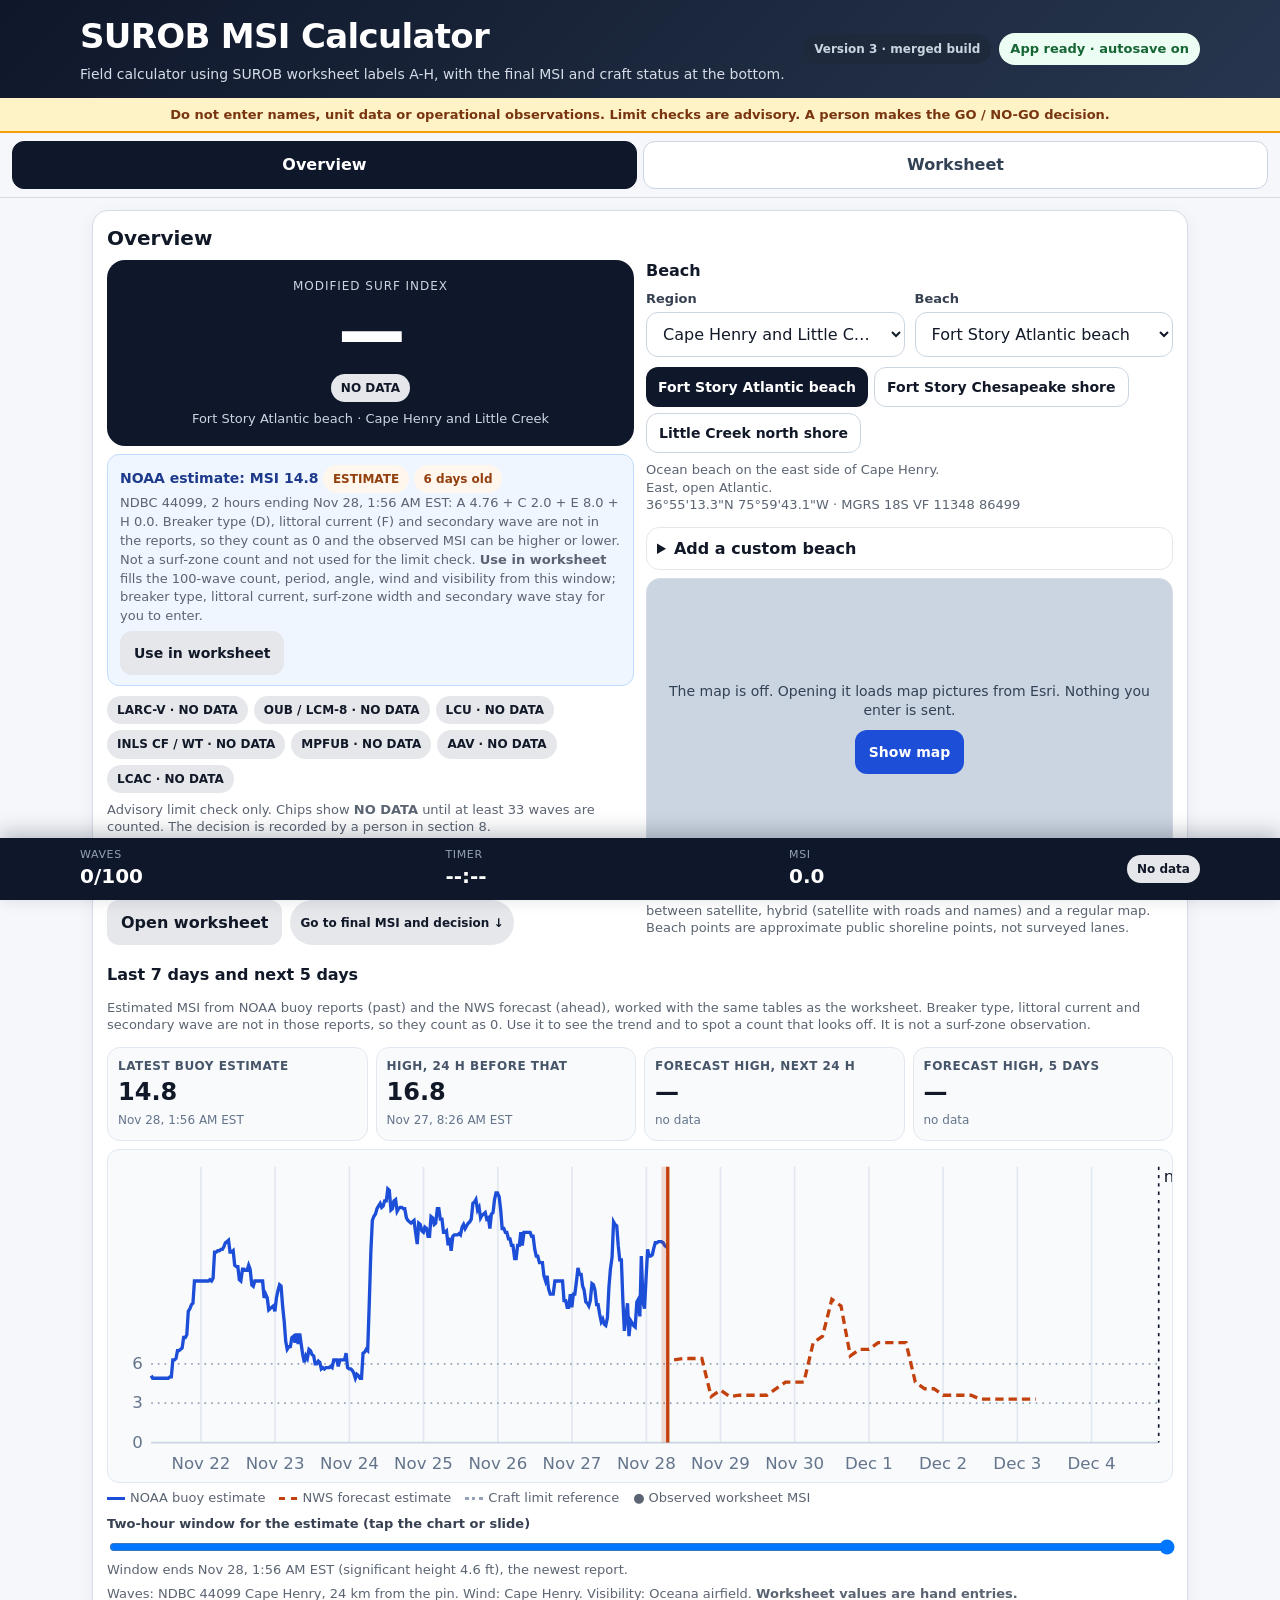
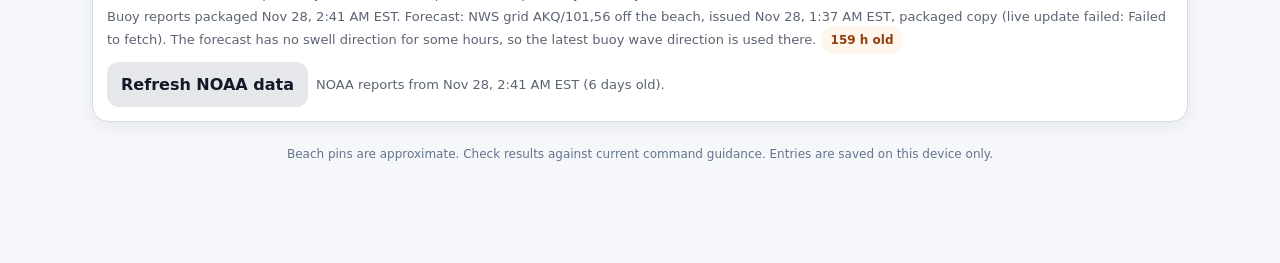
<file: v3/index.html>
<!doctype html>
<html lang="en">
<head>
<meta charset="utf-8" />
<meta name="viewport" content="width=device-width, initial-scale=1, viewport-fit=cover" />
<meta name="apple-mobile-web-app-capable" content="yes" />
<meta name="apple-mobile-web-app-title" content="SUROB MSI" />
<meta name="mobile-web-app-capable" content="yes" />
<meta name="theme-color" content="#0f172a" />
<meta http-equiv="Content-Security-Policy" content="default-src 'none'; script-src 'self' 'unsafe-inline'; style-src 'unsafe-inline'; img-src 'self' data: blob: https://server.arcgisonline.com; connect-src 'self' https://api.weather.gov https://wardenofthekeys.github.io; manifest-src 'self'; base-uri 'none'; form-action 'none'" />
<link rel="manifest" href="manifest.webmanifest" />
<link rel="icon" type="image/svg+xml" href="icon.svg" />
<link rel="apple-touch-icon" href="icon-192.png" />
<title>SUROB MSI Calculator v3</title>
<style>
:root{--bg:#f5f7fb;--card:#fff;--ink:#111827;--muted:#5b6472;--line:#d6dce5;--navy:#0f172a;--blue:#1d4ed8;--ok:#166534;--okbg:#ecfdf3;--warn:#92400e;--warnbg:#fff7ed;--bad:#991b1b;--badbg:#fef2f2}
*{box-sizing:border-box}
html{-webkit-text-size-adjust:100%;scroll-behavior:smooth}
body{margin:0;font-family:system-ui,-apple-system,BlinkMacSystemFont,"Segoe UI",Roboto,Arial,sans-serif;background:var(--bg);color:var(--ink);line-height:1.35;padding-bottom:calc(76px + env(safe-area-inset-bottom))}
header{background:linear-gradient(135deg,#0f172a,#27364e);color:#fff;padding:14px 12px;padding-top:calc(14px + env(safe-area-inset-top))}
header .wrap,main{max-width:1120px;margin:0 auto}
h1{margin:0;font-size:clamp(22px,5vw,34px);letter-spacing:-.02em}
header p{margin:5px 0 0;color:#d5dce7;font-size:14px}
.appbar{display:flex;gap:10px;align-items:center;justify-content:space-between;flex-wrap:wrap}
.status{display:inline-flex;align-items:center;gap:8px;border-radius:999px;padding:7px 11px;font-size:13px;font-weight:800;background:#334155;color:#e2e8f0}
.status.ok{background:var(--okbg);color:var(--ok)}.status.bad{background:var(--badbg);color:var(--bad)}
main{padding:12px;display:grid;gap:12px}
.card{background:var(--card);border:1px solid var(--line);border-radius:16px;padding:14px;box-shadow:0 5px 18px rgba(15,23,42,.06);scroll-margin-top:10px}
.card h2{margin:0 0 8px;font-size:20px}.card h3{margin:14px 0 8px;font-size:16px}
.small{font-size:13px;color:var(--muted)}
.note{border-radius:12px;padding:10px 12px;background:#eff6ff;border:1px solid #bfdbfe;color:#1e3a8a;font-size:14px}
.note.warn{background:var(--warnbg);border-color:#fed7aa;color:#7c2d12}.note.bad{background:var(--badbg);border-color:#fecaca;color:#7f1d1d}.note.ok{background:var(--okbg);border-color:#bbf7d0;color:#14532d}
.grid{display:grid;gap:10px}.two{grid-template-columns:repeat(2,minmax(0,1fr))}.three{grid-template-columns:repeat(3,minmax(0,1fr))}.four{grid-template-columns:repeat(4,minmax(0,1fr))}
@media(max-width:780px){.two,.three,.four{grid-template-columns:1fr}main{padding:8px}.card{padding:12px;border-radius:14px}.card h2{font-size:18px}.small{font-size:12.8px}header p{display:none}}
label{font-size:13px;font-weight:800;color:#374151;display:block;margin-bottom:5px}
input,select,textarea,button{font:inherit}
input,select,textarea{width:100%;border:1px solid #cbd5e1;border-radius:12px;padding:11px 12px;background:#fff;color:#111827;font-size:16px;min-height:44px}
textarea{min-height:92px;font-family:ui-monospace,SFMono-Regular,Menlo,Consolas,monospace;font-size:13px}
input:focus,select:focus,textarea:focus{outline:3px solid #dbeafe;border-color:#60a5fa}
button{border:0;border-radius:12px;padding:12px 14px;background:var(--navy);color:#fff;font-weight:900;min-height:44px;cursor:pointer;touch-action:manipulation;-webkit-tap-highlight-color:transparent}
button:active{transform:scale(.97)}
button.secondary{background:#e5e7eb;color:#111827}button.ghost{background:#fff;color:#111827;border:1px solid #cbd5e1}button.blue{background:var(--blue)}button.danger{background:#b91c1c}
button:disabled{opacity:.45;cursor:not-allowed}
.btnrow{display:flex;gap:8px;flex-wrap:wrap}.btnrow button{flex:0 1 auto}
@media(max-width:540px){.btnrow button{flex:1 1 calc(50% - 8px)}}
.stepper{display:grid;grid-template-columns:40px minmax(0,1fr) 40px;gap:4px}
.stepper button{padding:0;min-height:44px;font-size:22px;line-height:1}
.stepper input{text-align:center;padding:6px 2px;font-weight:800}
.wave-grid{display:grid;grid-template-columns:repeat(6,minmax(0,1fr));gap:8px}
.wavebox{background:#f8fafc;border:1px solid #e2e8f0;border-radius:12px;padding:8px}
.wavebox.has{background:#eff6ff;border-color:#93c5fd}
.wavebox label{text-align:center}
@media(max-width:1000px){.wave-grid{grid-template-columns:repeat(4,minmax(0,1fr))}}
@media(max-width:600px){.wave-grid{grid-template-columns:repeat(2,minmax(0,1fr))}}
.pad{border:1px solid #e2e8f0;border-radius:14px;padding:10px;background:#f8fafc}
.padtypes{display:grid;grid-template-columns:repeat(3,minmax(0,1fr));gap:8px}
.padtypes button{min-height:56px;font-size:16px;background:#fff;color:#0f172a;border:2px solid #cbd5e1;padding:8px 4px}
.padtypes button[aria-pressed=true]{background:#0f172a;color:#fff;border-color:#0f172a}
.padtypes span,.padheights span{display:block;font-size:12px;font-weight:700;opacity:.75}
.padheights{display:grid;grid-template-columns:repeat(5,minmax(0,1fr));gap:8px;margin-top:10px}
.padheights button{min-height:64px;font-size:20px;padding:6px 2px}
.padheights button.more{grid-column:1/-1;min-height:40px;font-size:14px}
.padbar{display:flex;justify-content:space-between;align-items:center;gap:8px;margin-top:10px;flex-wrap:wrap}
.progress{height:8px;border-radius:999px;background:#e2e8f0;overflow:hidden;margin-top:10px}.progress div{height:100%;width:0;background:var(--blue);transition:width .2s}.progress.full div{background:#16a34a}.progress.over div{background:#d97706}
.summary-grid{display:grid;grid-template-columns:repeat(4,minmax(0,1fr));gap:8px;margin-top:12px}
@media(max-width:700px){.summary-grid{grid-template-columns:repeat(2,minmax(0,1fr))}}
.sum{background:#f8fafc;border:1px solid #e2e8f0;border-radius:13px;padding:10px;min-width:0}
.sum b{font-size:12px;color:#475569;text-transform:uppercase;letter-spacing:.04em;display:block}
.sum strong{font-size:24px;display:block;margin-top:2px}.sum span{font-size:12px;color:#64748b;overflow-wrap:anywhere}
.breakdown{display:grid;grid-template-columns:repeat(8,minmax(0,1fr));gap:8px}
@media(max-width:1060px){.breakdown{grid-template-columns:repeat(4,minmax(0,1fr))}}
@media(max-width:620px){.breakdown{grid-template-columns:repeat(2,minmax(0,1fr))}}
.timerbox{display:flex;gap:12px;align-items:center;flex-wrap:wrap;background:#f8fafc;border:1px solid #e2e8f0;border-radius:14px;padding:12px;margin-bottom:12px}
.timer{font-family:ui-monospace,SFMono-Regular,Menlo,Consolas,monospace;font-size:44px;font-weight:900;min-width:150px;font-variant-numeric:tabular-nums}
.timer.running{color:var(--blue)}
.timerbox .btnrow{flex:1 1 240px}
.call{font-family:ui-monospace,SFMono-Regular,Menlo,Consolas,monospace;background:#0b1220;color:#dbeafe;border-radius:13px;padding:12px;white-space:pre-wrap;overflow:auto;font-size:13px}
.result{background:#0f172a;color:#fff;border-radius:18px;padding:18px;text-align:center}
.result .label{font-size:12px;text-transform:uppercase;letter-spacing:.08em;color:#cbd5e1}
.result .num{font-size:64px;line-height:1;font-weight:950;margin:8px 0}
.pill{display:inline-flex;gap:6px;align-items:center;border-radius:999px;padding:6px 10px;font-size:12px;font-weight:900;background:#e5e7eb;color:#111827;text-decoration:none;white-space:nowrap}
.pill.ok{background:var(--okbg);color:var(--ok)}.pill.warn{background:var(--warnbg);color:var(--warn)}.pill.bad{background:var(--badbg);color:var(--bad)}
details{border:1px solid #e5e7eb;border-radius:13px;padding:10px;background:#fff}summary{font-weight:900;cursor:pointer}
.checkgrid{display:grid;grid-template-columns:repeat(2,minmax(0,1fr));gap:8px}
@media(max-width:700px){.checkgrid{grid-template-columns:1fr}}
.check{display:flex;gap:9px;align-items:flex-start;background:#f8fafc;border:1px solid #e2e8f0;border-radius:12px;padding:10px;font-size:14px}
.check input{width:auto;min-height:auto;margin-top:3px}
.inline{display:flex;gap:6px}.inline input{flex:1}.inline button{flex:0 0 auto;padding:0 12px}
table{width:100%;border-collapse:collapse;font-size:13px}th,td{border:1px solid #e5e7eb;padding:7px;text-align:left;vertical-align:top}th{background:#f1f5f9}
.scroll{overflow:auto}
.footer{font-size:12px;color:#64748b;text-align:center;padding:12px}
.livebar{position:fixed;left:0;right:0;bottom:0;z-index:20;background:#0f172a;color:#fff;display:flex;align-items:center;justify-content:space-between;gap:10px;padding:10px 14px;padding-bottom:calc(10px + env(safe-area-inset-bottom));box-shadow:0 -6px 20px rgba(15,23,42,.25)}
.livebar .k{font-size:11px;text-transform:uppercase;letter-spacing:.06em;color:#94a3b8;display:block}
.livebar b{font-size:20px;font-variant-numeric:tabular-nums}
.livebar .lbinner{max-width:1120px;margin:0 auto;width:100%;display:flex;align-items:center;justify-content:space-between;gap:10px}
@media(max-width:560px){.result .num{font-size:52px}.timer{font-size:38px}}
.banner{background:#fef3c7;border-bottom:2px solid #f59e0b;color:#78350f;font-size:13px;font-weight:800;text-align:center;padding:8px 12px}
.ver{font-size:12px;font-weight:800;background:#1e293b;color:#cbd5e1;border-radius:999px;padding:7px 11px}
.decision{border:2px dashed #94a3b8;border-radius:14px;padding:12px;margin-top:14px;background:#f8fafc}
.disclose h3{margin-top:12px}.disclose ul{margin:4px 0 0;padding-left:20px;font-size:14px}.disclose li{margin:3px 0}.disclose code{font-size:12px;overflow-wrap:anywhere}
main>*,.ovgrid>*,.grid>*{min-width:0}select{max-width:100%;text-overflow:ellipsis}
.ovgrid{display:grid;grid-template-columns:minmax(0,1fr) minmax(0,1fr);gap:12px}
@media(max-width:860px){.ovgrid{grid-template-columns:1fr}}
.chips{display:flex;flex-wrap:wrap;gap:6px;margin-top:10px}
.beachbtns{display:flex;flex-wrap:wrap;gap:6px;margin-top:10px}.beachbtns button{min-height:40px;padding:8px 12px;font-size:14px}
.map{position:relative;height:300px;border-radius:14px;overflow:hidden;background:#cbd5e1;border:1px solid var(--line);touch-action:none}
.map .tiles{position:absolute;left:0;top:0}.map .tiles img{position:absolute;width:256px;height:256px;max-width:none;user-select:none;-webkit-user-drag:none}
.map svg{position:absolute;inset:0;width:100%;height:100%;pointer-events:none}
.map .mapbtns{position:absolute;right:8px;top:8px;display:grid;gap:6px;z-index:2}.map .mapbtns button{width:40px;min-height:40px;padding:0;font-size:22px;background:#fff;color:#111827;border:1px solid #cbd5e1}
.map .mapstyle{position:absolute;left:8px;top:8px;display:flex;z-index:2;border-radius:10px;overflow:hidden;border:1px solid #cbd5e1}
.map .mapstyle button{min-height:36px;padding:6px 10px;font-size:13px;border-radius:0;background:#fff;color:#111827}
.map .mapstyle button[aria-pressed=true]{background:#0f172a;color:#fff}
.map .attr{position:absolute;right:0;bottom:0;background:rgba(255,255,255,.85);font-size:10px;padding:2px 6px;color:#334155;z-index:2}
.mapoff{display:flex;flex-direction:column;align-items:center;justify-content:center;gap:10px;height:100%;padding:16px;text-align:center;color:#334155;font-size:14px}
.pictiles{display:grid;grid-template-columns:repeat(4,minmax(0,1fr));gap:8px;margin-top:8px}@media(max-width:620px){.pictiles{grid-template-columns:repeat(2,minmax(0,1fr))}}
.picchart{width:100%;height:auto;display:block;background:#f8fafc;border:1px solid #e2e8f0;border-radius:12px;margin-top:8px}
.legend{display:flex;flex-wrap:wrap;gap:4px 14px;margin-top:6px}.legend i{display:inline-block;width:18px;height:0;border-top:3px solid;vertical-align:middle;margin-right:5px}
.picchart{cursor:pointer}
input[type=range]{min-height:auto;padding:0;border:0;background:none}
.srcnote{font-size:13px;color:#334155;background:#f8fafc;border:1px solid #e2e8f0;border-radius:12px;padding:10px;margin-top:10px}
.tabs{position:sticky;top:0;z-index:15;background:var(--bg);display:grid;grid-template-columns:1fr 1fr;gap:6px;padding:8px 12px;border-bottom:1px solid var(--line)}
.tabs button{background:#fff;color:#334155;border:1px solid #cbd5e1;min-height:46px;font-size:16px}
.tabs button[aria-selected=true]{background:var(--navy);color:#fff;border-color:var(--navy)}
.tabs .tabsin{max-width:1120px;margin:0 auto;width:100%;display:contents}
[data-tab][hidden]{display:none!important}
.unitbox{position:relative;display:block}
.unitbox input{padding-right:46px}
.unitbox::after{content:attr(data-unit);position:absolute;right:12px;top:50%;transform:translateY(-50%);font-size:14px;font-weight:800;color:#64748b;pointer-events:none}
.stepper .unitbox input{padding-right:30px}.stepper .unitbox::after{right:6px;font-size:12px}
.infobtn{min-height:32px;padding:4px 10px;font-size:13px;background:#fff;color:#1d4ed8;border:1px solid #bfdbfe;border-radius:999px;font-weight:800}
.infobtn[aria-expanded=true]{background:#eff6ff}
.padhead{display:flex;justify-content:space-between;align-items:center;gap:8px;margin:2px 0 8px}
.padhead b{font-size:13px;color:#374151}
.info{background:#fff;border:1px solid #bfdbfe;border-radius:12px;padding:10px;margin:0 0 10px;font-size:14px}
.info svg{width:100%;height:auto;display:block;background:#f0f9ff;border-radius:10px}
.info ul{margin:8px 0 0;padding-left:18px}.info li{margin:3px 0}
.micbtn{background:#fff;color:#111827;border:1px solid #cbd5e1}
.micbtn[aria-pressed=true]{background:#b91c1c;color:#fff;border-color:#b91c1c}
.miclive{font-size:13px;color:#334155;margin-top:6px;min-height:18px}
.wavelog{margin-top:10px;border:1px solid #e2e8f0;border-radius:14px;background:#fff;padding:8px 10px}
.wlhead{display:flex;justify-content:space-between;align-items:baseline;gap:8px;margin-bottom:4px}
.wavelog ol{list-style:none;margin:0;padding:0;max-height:232px;overflow-y:auto}
.wavelog li{display:grid;grid-template-columns:34px 58px minmax(0,1fr) auto auto;gap:8px;align-items:center;padding:5px 0;border-top:1px solid #f1f5f9;font-size:14px;font-variant-numeric:tabular-nums}
.wavelog li:first-child{border-top:0}.wavelog li:first-child:not(.empty){background:#eff6ff;border-radius:8px}
.wavelog li.empty{display:block;color:#64748b;font-size:13px}
.wavelog .wn{color:#475569;text-align:right}.wavelog .wh{font-weight:800}.wavelog .wt.none{color:#94a3b8}.wavelog .wc{color:#64748b;font-size:12px}
.wavelog button{min-height:32px;padding:4px 10px;font-size:12px}
/* Zero page margin stops the browser printing its header/footer (file path, URL, date) on PDFs. */
@page{margin:0}
@media print{header,.no-print,button,.livebar,.tabs{display:none!important}[data-tab][hidden]{display:block!important}body{background:white;padding:12mm}.card,.result{box-shadow:none;break-inside:avoid}.breakdown{grid-template-columns:repeat(8,1fr)}details{display:block}details>*{display:block}}
</style>
</head>
<body>
<header>
  <div class="wrap appbar">
    <div><h1>SUROB MSI Calculator</h1><p>Field calculator using SUROB worksheet labels A-H, with the final MSI and craft status at the bottom.</p></div>
    <div style="display:flex;gap:8px;flex-wrap:wrap;align-items:center"><span class="ver">Version 3 · merged build</span><div id="jsStatus" class="status bad">App logic not ready</div></div>
  </div>
</header>
<div class="banner">Do not enter names, unit data or operational observations. Limit checks are advisory. A person makes the GO / NO-GO decision.</div>
<nav class="tabs no-print" role="tablist" aria-label="Views"><button type="button" role="tab" id="tabOverview" data-tabbtn="overview" aria-selected="true">Overview</button><button type="button" role="tab" id="tabWorksheet" data-tabbtn="worksheet" aria-selected="false">Worksheet</button></nav>
<main>
  <noscript><div class="note bad"><b>JavaScript is off.</b> The calculator cannot run until JavaScript is enabled or the file is opened in a browser that supports scripts.</div></noscript>
  <div id="blockedNotice" class="note warn"><b>Loading calculator.</b> If this message stays on screen, the phone preview is blocking the app logic. Open the file in Safari/Chrome or use the home-screen version.</div>
  <div id="restoreNotice" class="note" style="display:none"></div>

  <section class="card" id="overview">
    <h2>Overview</h2>
    <div class="ovgrid">
      <div>
        <div class="result"><div class="label">Modified Surf Index</div><div class="num" id="ovMsi">0.0</div><div id="ovTag" class="pill">No data</div><div class="small" id="ovPlace" style="color:#cbd5e1;margin-top:8px"></div></div>
        <div id="ovSource" class="small" style="margin-top:8px"></div>
        <div id="ovCheck" style="margin-top:8px"></div>
        <div id="ovEst" class="note" style="margin-top:8px;display:none"></div>
        <div class="chips" id="ovChips"></div>
        <p class="small" style="margin-top:8px">Advisory limit check only. Chips show <b>NO DATA</b> until at least 33 waves are counted. The decision is recorded by a person in section 8.</p>
        <div id="ovDecision" class="note" style="margin-top:6px"></div>
        <div class="btnrow no-print" style="margin-top:10px"><button type="button" class="secondary" data-tabbtn="worksheet">Open worksheet</button><a class="pill" href="#final">Go to final MSI and decision ↓</a></div>
      </div>
      <div>
        <h3 style="margin-top:0">Beach</h3>
        <div class="grid two">
          <div><label for="regionId">Region</label><select id="regionId"></select></div>
          <div><label for="beachId">Beach</label><select id="beachId"></select></div>
        </div>
        <div class="beachbtns no-print" id="beachBtns"></div>
        <p class="small" id="beachNote" style="margin-top:8px"></p>
        <button type="button" class="ghost no-print" id="cbDelete" style="display:none">Delete this custom beach</button>
        <details id="customBox" class="no-print" style="margin:8px 0"><summary>Add a custom beach</summary>
          <p class="small">Any beach, saved on this device only. NOAA panels work when a packaged buoy and wind station are within 150 km. Use a public beach name. Do not save planned, sensitive or classified landing sites.</p>
          <div><label for="cbName">Beach name</label><input id="cbName" autocomplete="off" maxlength="60" placeholder="Lane 2"></div>
          <div style="margin-top:8px"><label for="cbLoc">Location: MGRS or latitude / longitude</label><input id="cbLoc" autocomplete="off" autocapitalize="characters" placeholder="18S VF 11348 86499   or   36°55'13&quot;N 075°59'43&quot;W"></div>
          <div class="small" id="cbLocOut" style="margin-top:4px">MGRS, deg-min-sec (36 55 13 N 075 59 43 W, or 36.55.13N 075.59.43W) and decimal degrees all work.</div>
          <div class="btnrow" style="margin-top:8px"><button type="button" class="secondary" id="cbHere">Use my location</button><button type="button" id="cbSave">Save beach</button></div>
          <div id="cbMsg" class="small" style="margin-top:6px"></div>
        </details>
        <div class="map no-print" id="map"></div><input type="hidden" id="mapStyle" value="sat">
        <p class="small" style="margin-top:6px">Map check: the alligator marks the beach and should sit on the sand. Switch between satellite, hybrid (satellite with roads and names) and a regular map. Beach points are approximate public shoreline points, not surveyed lanes.</p>
      </div>
    </div>
    <div id="ovPic" style="margin-top:14px">
      <h3 style="margin:0">Last 7 days and next 5 days</h3>
      <p class="small">Estimated MSI from NOAA buoy reports (past) and the NWS forecast (ahead), worked with the same tables as the worksheet. Breaker type, littoral current and secondary wave are not in those reports, so they count as 0. Use it to see the trend and to spot a count that looks off. It is not a surf-zone observation.</p>
      <div class="pictiles" id="picTiles"></div>
      <svg class="picchart" id="picChart" viewBox="0 0 640 200" role="img" aria-label="Estimated MSI for the last 7 days and the next 5 days"></svg>
      <div class="legend small" id="picLegend"><span><i style="border-color:#1d4ed8"></i>NOAA buoy estimate</span><span><i style="border-color:#c2410c;border-top-style:dashed"></i>NWS forecast estimate</span><span><i style="border-color:#94a3b8;border-top-style:dotted"></i>Craft limit reference</span><span>● Observed worksheet MSI</span></div>
      <div class="no-print" id="noaaPick" style="margin-top:8px"><label for="noaaWin">Two-hour window for the estimate (tap the chart or slide)</label><input type="range" id="noaaWin" min="0" max="0" value="0"><div class="small" id="noaaWinLbl"></div></div>
      <div id="noaaStatus" class="small" style="margin-top:6px"></div>
      <div id="noaaSrc" class="srcnote" style="display:none"></div>
      <div class="small" id="picSrc" style="margin-top:6px"></div>
      <div class="btnrow no-print" style="margin-top:8px;align-items:center"><button type="button" class="secondary" id="noaaRefresh">Refresh NOAA data</button><span class="small" id="refreshMsg"></span></div>
      <input type="hidden" id="entrySource" value="manual"><input type="hidden" id="noaaEnd"><input type="hidden" id="srcNote">
    </div>
  </section>


  <section class="card">
    <h2>Observation</h2>
    <p class="small">Use role or callsign only. No names. Samples load worked examples.</p>
    <div class="btnrow no-print" style="margin-bottom:10px"><button type="button" class="blue" data-scenario="A">Load sample A (moderate)</button><button type="button" class="secondary" data-scenario="B">Load sample B (heavy)</button><button type="button" class="secondary" data-scenario="C">Load sample C (MSI 3.2)</button></div>
    <input type="hidden" id="scenarioId">
    <div class="grid three">
      <div><label for="siteName">Site</label><input id="siteName" placeholder="Filled from the beach picker" autocomplete="off"></div>
      <div><label for="observer">Observer role / callsign</label><input id="observer" placeholder="OBSERVER 1 (no names)" autocomplete="off"></div>
      <div><label for="dtg">DTG</label><div class="inline"><input id="dtg" placeholder="041430Z NOV 26" autocomplete="off"><button type="button" class="secondary" id="dtgNow">Now</button></div></div>
    </div>
  </section>

  <section class="card" id="scan">
    <h2>Speak, scan or paste a report</h2>
    <p class="small"><b>Speak it:</b> tap <b>Mic</b> (or tap the box), then the microphone on the phone keyboard, and say the report: "Alpha three and a half, Bravo five, Charlie nine seconds, Delta twenty percent plunging seventy percent spilling ten percent surging, Echo ten right, Foxtrot point five knots left, Golf two to four lines one hundred fifty feet, Hotel twelve knots at forty onshore right." Then tap <b>Read report</b>.</p>
    <p class="small"><b>Scan it:</b> on iPhone, tap the box and choose <b>Scan Text</b>. On Android, use Google Lens <b>Copy text</b> on the sheet and paste here.</p>
    <p class="small">Works for a finished report (ALPHA to HOTEL) or a raw worksheet (wave tally such as <b>1.5 ft: 12</b>, start/stop or total seconds, P/S/X counts, drift). You check every value in the table before it goes into the worksheet. The phone's own dictation and text recognition do the listening and reading; this app sends nothing. The GO / NO-GO entry and names are never imported.</p>
    <textarea id="scanText" placeholder="ALPHA 3.5 ft&#10;BRAVO 5 ft&#10;CHARLIE 9 sec&#10;DELTA 20% P 70% S 10% X&#10;ECHO 10 Right&#10;FOXTROT 0.5 kts Left&#10;GOLF 2 to 4 lines 150 ft&#10;HOTEL 12 kts at 40 onshore Right"></textarea>
    <div class="miclive" data-miclive="scanText"></div>
    <div class="btnrow no-print" style="margin-top:8px"><button type="button" class="micbtn" data-mic="scanText" aria-pressed="false">Mic</button><button type="button" class="blue" id="scanRead">Read report</button><button type="button" id="scanApply" disabled>Apply to worksheet</button><button type="button" class="secondary" id="scanPhotoBtn">Show photo to compare</button><input type="file" accept="image/*" data-role="scanPhoto" hidden></div>
    <div id="scanOut" style="margin-top:8px"></div>
    <div id="scanMsg" class="small" style="margin-top:6px"></div>
    <img id="scanImg" alt="Photo of the sheet, shown here only for checking" style="display:none;max-width:100%;margin-top:8px;border-radius:8px">
  </section>

  <section class="card" id="countCard">
    <h2>1. A / B / D - Count each wave</h2>
    <p class="small">For each wave as it breaks: pick how it broke, then tap its height. The breaker type stays picked, so most waves take one tap. The app works out ALPHA (highest 33 average), BRAVO (highest wave) and DELTA (breaker percentages).</p>
    <div class="pad no-print">
      <div class="padhead"><b>Breaker type</b><button type="button" class="infobtn" data-info="infoBreaker" aria-expanded="false" aria-controls="infoBreaker">Info</button></div>
      <div class="info" id="infoBreaker" hidden>
        <svg viewBox="0 0 600 330" role="img" aria-label="Three beach profiles. Spilling: foam slides down the front of a gentle wave on a flat beach. Plunging: the crest curls over and crashes into the trough on a moderate beach. Surging: the wave runs up a steep beach without breaking offshore.">
          <g font-family="system-ui,sans-serif" font-size="15" font-weight="700" fill="#0f172a">
            <text x="12" y="22">Spilling</text><text x="12" y="132">Plunging</text><text x="12" y="242">Surging</text>
          </g>
          <g font-family="system-ui,sans-serif" font-size="12" fill="#475569">
            <text x="12" y="40">Flat or gentle beach. Foam slides down the face.</text>
            <text x="12" y="150">Moderate to steep beach. Crest curls into the trough.</text>
            <text x="12" y="260">Steep beach. Runs up the sand without breaking offshore.</text>
          </g>
          <path d="M0 95 C80 95 140 70 200 62 C240 58 262 74 300 86 L600 104 L600 110 L0 110Z" fill="#0e7490" opacity=".85"/>
          <path d="M196 62 C220 60 250 66 280 84 C262 80 238 76 214 76 C204 72 198 68 196 62Z" fill="#fff"/>
          <path d="M0 110 L600 104 L600 112 L0 112Z" fill="#d6b16c"/>
          <path d="M0 205 C90 205 170 190 230 160 C258 147 286 150 300 168 C286 160 268 162 258 176 C250 190 262 204 300 208 L600 214 L600 220 L0 220Z" fill="#0e7490" opacity=".85"/>
          <path d="M232 158 C258 146 288 150 300 168 C292 162 280 160 270 164Z" fill="#fff"/>
          <path d="M0 220 L420 214 L600 196 L600 222 L0 222Z" fill="#d6b16c"/>
          <path d="M0 310 C100 310 200 300 280 290 C330 284 370 290 420 300 L470 310 L600 270 L600 330 L0 330Z" fill="#0e7490" opacity=".85"/>
          <path d="M380 292 C410 296 440 304 470 310 L520 294 C486 298 440 292 380 292Z" fill="#fff" opacity=".9"/>
          <path d="M0 330 L470 316 L600 268 L600 330Z" fill="#d6b16c"/>
        </svg>
        <ul>
          <li><b>Spilling (S):</b> least dangerous to small boats and landing craft. Preferred for landings.</li>
          <li><b>Plunging (P):</b> sudden, concentrated break. Less preferred; long swell and offshore wind make it worse.</li>
          <li><b>Surging (X):</b> least common and most violent. It keeps its energy and runs far up the beach.</li>
        </ul>
        <p class="small" style="margin:6px 0 0">From NTTP 3-59.3M / MCRP 2-10.3, Appendix D (Surf Zone Features and the Formation of Breakers), Apr 2024. Drawing made for this app.</p>
      </div>
      <div class="padtypes" role="group" aria-label="Breaker type">
        <button type="button" data-btype="sCount" aria-pressed="false">Spilling <span id="padS">0</span></button>
        <button type="button" data-btype="pCount" aria-pressed="false">Plunging <span id="padP">0</span></button>
        <button type="button" data-btype="xCount" aria-pressed="false">Surging <span id="padX">0</span></button>
      </div>
      <div class="padhead" style="margin-top:12px"><b>Wave height (ft)</b><button type="button" class="infobtn" data-info="infoHeight" aria-expanded="false" aria-controls="infoHeight">Info</button></div>
      <div class="info" id="infoHeight" hidden>
        <svg viewBox="0 0 600 220" role="img" aria-label="Wave diagram. Wave height is the vertical distance from the trough to the crest. Wavelength is the distance from one crest to the next.">
          <path d="M0 120 C50 120 70 70 120 70 C170 70 190 160 270 160 C350 160 370 70 420 70 C470 70 490 160 600 160 L600 220 L0 220Z" fill="#0e7490" opacity=".85"/>
          <line x1="0" y1="115" x2="600" y2="115" stroke="#0f172a" stroke-width="2" stroke-dasharray="8 6"/>
          <line x1="120" y1="46" x2="420" y2="46" stroke="#1d4ed8" stroke-width="2.5"/><path d="M120 46 l12 -6 v12z M420 46 l-12 -6 v12z" fill="#1d4ed8"/>
          <line x1="270" y1="70" x2="420" y2="70" stroke="#c2410c" stroke-width="2" stroke-dasharray="5 4"/>
          <line x1="285" y1="72" x2="285" y2="158" stroke="#c2410c" stroke-width="3"/><path d="M285 70 l-6 12 h12z M285 160 l-6 -12 h12z" fill="#c2410c"/>
          <g font-family="system-ui,sans-serif" font-size="14" font-weight="800">
            <text x="230" y="38" fill="#1d4ed8">Wavelength (crest to crest)</text>
            <text x="296" y="122" fill="#c2410c">Wave height</text><text x="296" y="140" fill="#c2410c" font-weight="600" font-size="12">trough to crest</text>
            <text x="98" y="62" fill="#0f172a">Crest</text><text x="248" y="186" fill="#fff">Trough</text>
            <text x="8" y="108" fill="#0f172a" font-size="12" font-weight="600">Still water level</text>
          </g>
        </svg>
        <ul>
          <li>Judge each breaker at the moment it breaks, from the trough in front of it to the crest.</li>
          <li>Record to the nearest 1/2 ft. ALPHA is the average of the highest 33 of 100 waves; BRAVO is the single highest.</li>
          <li>Swell and chop measured offshore are not breaker heights. NOAA buoy heights are offshore too.</li>
        </ul>
      </div>
      <div class="padheights" id="padHeights"></div>
      <div class="padbar"><span id="padLast" class="small"><b>Pick a breaker type, then tap the height.</b></span><div class="btnrow"><button type="button" class="micbtn" data-mic="pasteHeights" aria-pressed="false">Mic</button><button type="button" class="secondary" id="undoTap" disabled>Undo last wave</button></div></div>
      <div class="miclive" data-miclive="pasteHeights"></div>
    </div>
    <div class="progress" id="waveProgress"><div></div></div>
    <div class="wavelog no-print"><div class="wlhead"><b>Recorded waves</b><span class="small" id="waveLogHead"></span></div><ol id="waveLog" aria-live="polite"></ol><div class="small" id="waveLogNote"></div></div>
    <div class="summary-grid" aria-label="Calculated wave count results">
      <div class="sum"><b>Waves counted</b><strong id="totalWavesOut">0</strong><span>target is 100</span></div>
      <div class="sum"><b>A / ALPHA avg ft</b><strong id="alphaRawOut">0.00</strong><span>call round <b id="alphaReportOut" style="display:inline;font-size:12px">0.0</b> ft</span></div>
      <div class="sum"><b>B / BRAVO max ft</b><strong id="bravoOut">0.0</strong><span>highest single breaker</span></div>
      <div class="sum"><b>D / DELTA %</b><strong id="deltaPctOut">0 / 0 / 0</strong><span>P / S / X</span></div>
    </div>
    <div class="btnrow no-print" style="margin-top:10px"><button type="button" class="ghost" id="clearAll">Clear form</button><label class="check speak" style="margin:0"><input id="sayCount" type="checkbox"><span>Say the count every 10 waves</span></label></div>
    <details style="margin-top:12px" id="voiceBox"><summary>Say or paste the waves instead</summary><p class="small"><b>Hands-free:</b> tap <b>Mic</b> under the pad (or tap the box), then the microphone on the phone keyboard, and say each wave as it breaks, in either order: height then type ("two spilling, two and a half plunging") or type then height ("spilling two, three, plunging four"; the type stays picked for the heights after it, like the pad). A wave with no type counts the height only. The counts update as you talk, so your eyes stay on the surf. iPhone dictation and Gboard voice typing can run without a connection when the language is downloaded on the phone. You can also paste heights separated by spaces, commas or new lines. Heights are rounded to the nearest 1/2 ft.</p><textarea id="pasteHeights" placeholder="Say or paste the waves here"></textarea><div class="btnrow" style="margin-top:8px"><button type="button" class="secondary" id="applyPaste">Apply</button></div><div id="pasteMsg" class="small" style="margin-top:6px"></div></details>
    <details style="margin-top:8px" id="editCounts"><summary>Check or edit the totals</summary>
      <h3>Waves by height</h3>
      <div class="wave-grid" id="heightCounts"></div>
      <details id="bigWaves" style="margin-top:8px"><summary>Larger waves: 5.5 to 10 ft</summary><div class="wave-grid" id="heightCountsBig" style="margin-top:10px"></div></details>
      <h3>Waves by breaker type</h3>
      <div class="grid three">
        <div><label for="pCount">Plunging (P)</label><div class="stepper"><button type="button" class="secondary" data-step="pCount" data-d="-1" aria-label="Remove one plunging">−</button><input id="pCount" class="count" inputmode="numeric" pattern="[0-9]*" value="0" autocomplete="off"><button type="button" data-step="pCount" data-d="1" aria-label="Add one plunging">+</button></div></div>
        <div><label for="sCount">Spilling (S)</label><div class="stepper"><button type="button" class="secondary" data-step="sCount" data-d="-1" aria-label="Remove one spilling">−</button><input id="sCount" class="count" inputmode="numeric" pattern="[0-9]*" value="0" autocomplete="off"><button type="button" data-step="sCount" data-d="1" aria-label="Add one spilling">+</button></div></div>
        <div><label for="xCount">Surging (X)</label><div class="stepper"><button type="button" class="secondary" data-step="xCount" data-d="-1" aria-label="Remove one surging">−</button><input id="xCount" class="count" inputmode="numeric" pattern="[0-9]*" value="0" autocomplete="off"><button type="button" data-step="xCount" data-d="1" aria-label="Add one surging">+</button></div></div>
      </div>
    </details>
  </section>

  <section class="card">
    <h2>2. C - Wave period (timing)</h2>
    <p class="small">C / CHARLIE is the average wave period. Use the stopwatch, enter start and stop clock times (HHMM or HHMMSS), or enter total seconds directly. Total seconds overrides clock times.</p>
    <div class="timerbox no-print">
      <div class="timer" id="timerDisplay">00:00</div>
      <div class="btnrow"><button type="button" class="blue" id="timerToggle">Start stopwatch</button><button type="button" class="secondary" id="timerReset">Reset timing</button></div>
    </div>
    <div class="grid four">
      <div><label for="startTime">Start time HHMM(SS)</label><input id="startTime" placeholder="0430" inputmode="numeric" autocomplete="off"></div>
      <div><label for="stopTime">Stop time HHMM(SS)</label><input id="stopTime" placeholder="0443" inputmode="numeric" autocomplete="off"></div>
      <div><label for="totalSeconds">Or total time</label><input id="totalSeconds" data-unit="sec" placeholder="780" inputmode="decimal" autocomplete="off"></div>
      <div><label for="wavesTimed">Waves timed</label><input id="wavesTimed" class="count" inputmode="numeric" pattern="[0-9]*" value="100" autocomplete="off"></div>
    </div>
    <div class="summary-grid">
      <div class="sum"><b>Elapsed seconds</b><strong id="elapsedOut">0</strong><span id="elapsedSrc">no timing yet</span></div>
      <div class="sum"><b>C / CHARLIE avg sec</b><strong id="charlieRawOut">0.00</strong><span id="charlieDiv">seconds ÷ 100</span></div>
      <div class="sum"><b>CHARLIE call round</b><strong id="charlieReportOut">0.0</strong><span>nearest 1/2 sec</span></div>
    </div>
  </section>

  <section class="card">
    <h2>3. E / F / G / H - Conditions</h2>
    <div class="grid three">
      <div><label for="echoAngle">E / ECHO breaker angle</label><input id="echoAngle" data-unit="°" inputmode="decimal" value="0" autocomplete="off"></div>
      <div><label for="echoFlank">ECHO flank</label><select id="echoFlank"><option>Right</option><option>Left</option><option>R/L</option></select></div>
      <div><label for="secondaryHeight">Secondary wave height</label><input id="secondaryHeight" data-unit="ft" inputmode="decimal" value="0" autocomplete="off"></div>
    </div>
    <h3>F / FOXTROT littoral current</h3>
    <p class="small">Example: 223 ft in 3 minutes. The app converts ft/min to knots (ft/min ÷ 100) and uses the lower tenth for the MSI table.</p>
    <div class="grid four">
      <div><label for="driftFeet">Drift distance</label><input id="driftFeet" data-unit="ft" inputmode="decimal" value="0" autocomplete="off"></div>
      <div><label for="driftMinutes">Drift time</label><input id="driftMinutes" data-unit="min" inputmode="decimal" value="1" autocomplete="off"></div>
      <div><label for="foxtrotFlank">FOXTROT flank</label><select id="foxtrotFlank"><option>Right</option><option>Left</option><option>R/L</option></select></div>
      <div class="sum"><b>FOXTROT knots</b><strong id="foxtrotKnotsOut">0.00</strong><span>calculated</span></div>
    </div>
    <h3>G / GOLF and H / HOTEL</h3>
    <div class="grid four">
      <div><label for="golfFrom">GOLF lines from</label><input id="golfFrom" placeholder="0" inputmode="numeric" autocomplete="off"></div>
      <div><label for="golfTo">GOLF lines to</label><input id="golfTo" placeholder="0" inputmode="numeric" autocomplete="off"></div>
      <div><label for="golfWidth">Surf zone width</label><input id="golfWidth" data-unit="ft" placeholder="0" inputmode="decimal" autocomplete="off"></div>
      <div><label for="visibility">Visibility / weather</label><input id="visibility" placeholder="clear / unrestricted" autocomplete="off"></div>
    </div>
    <div class="grid four" style="margin-top:10px">
      <div><label for="windSpeed">H / HOTEL wind speed</label><input id="windSpeed" data-unit="kts" inputmode="decimal" value="0" autocomplete="off"></div>
      <div><label for="windAngle">H / HOTEL wind angle</label><input id="windAngle" data-unit="°" inputmode="decimal" placeholder="0-90" autocomplete="off"></div>
      <div><label for="windType">H / HOTEL wind type</label><select id="windType"><option value="onshore">Onshore</option><option value="offshore">Offshore</option></select></div>
      <div><label for="windFlank">H / HOTEL wind flank</label><select id="windFlank"><option>Right</option><option>Left</option><option>R/L</option></select></div>
    </div>
  </section>

  <section class="card">
    <h2>4. MSI worksheet breakdown</h2>
    <div class="breakdown">
      <div class="sum"><b>A / ALPHA</b><strong id="aVal">0.00</strong><span>highest 33 avg</span></div>
      <div class="sum"><b>C table</b><strong id="cVal">0.0</strong><span id="cNote">period table</span></div>
      <div class="sum"><b>D table</b><strong id="dVal">0.0</strong><span id="dNote">breaker type</span></div>
      <div class="sum"><b>E table</b><strong id="eVal">0.0</strong><span id="eNote">wave angle</span></div>
      <div class="sum"><b>F table</b><strong id="fVal">0.0</strong><span id="fNote">littoral</span></div>
      <div class="sum"><b>Use E or F</b><strong id="efVal">0.0</strong><span>larger value</span></div>
      <div class="sum"><b>H / HOTEL</b><strong id="hVal">0.0</strong><span id="hNote">wind table</span></div>
      <div class="sum"><b>Secondary</b><strong id="secVal">0.0</strong><span>wave height</span></div>
    </div>
    <div id="warnings" style="margin-top:12px;display:grid;gap:8px"></div>
  </section>

  <section class="card">
    <h2>5. BPT communicator call</h2>
    <div class="call" id="callOutput"></div>
    <div class="btnrow no-print" style="margin-top:10px"><button type="button" id="copyCall">Copy call</button><button type="button" class="secondary" id="shareCall" style="display:none">Share</button><button type="button" class="secondary" onclick="window.print()">Print this page</button></div>
    <h3 class="no-print">SUROB / MSI data sheet (PDF)</h3>
    <p class="small no-print">The 2-page fillable data sheet: MSI calculation, BPT communicator calls, correction tables, 100-wave count, breaker period and highest-33 computation. Download it blank, or filled from this worksheet. Every field stays editable.</p>
    <div class="btnrow no-print"><button type="button" id="sheetFilled">Fill data sheet (PDF)</button><button type="button" class="secondary" id="sheetBlank">Blank data sheet (PDF)</button></div>
    <div id="sheetMsg" class="small no-print" style="margin-top:6px"></div>
  </section>

  <section class="card">
    <h2>6. Workflow verification</h2>
    <p class="small">Use this block to cross-check the paper worksheet. It shows each calculation step and the table row and column used.</p>
    <div class="call" id="auditOutput"></div>
  </section>

  <section class="card">
    <h2>7. Craft limit-check inputs</h2>
    <p class="small">Displacement craft are checked against MSI limits. LCAC is checked against its listed NO-GO criteria. LARC-V uses its MSI limit plus the listed operating-condition checks, if entered. These checks are advisory. A person records the decision in section 8.</p>
    <div class="grid four">
      <div><label for="operationMode">Operation basis</label><select id="operationMode"><option value="training">Training / Operations</option><option value="wartime">Wartime</option></select></div>
      <div><label for="visibilityYards">Visibility (LCAC)</label><input id="visibilityYards" data-unit="yd" inputmode="numeric" placeholder="blank = not observed" autocomplete="off"></div>
      <div><label for="lcacLoad">LCAC load reference</label><select id="lcacLoad"><option value="auto">Auto from ALPHA</option><option value="75">75 tons overload</option><option value="60">60 tons normal</option><option value="45">45 tons reduced</option></select></div>
      <div><label for="lcacCraftmaster">Craftmaster / SRM status</label><select id="lcacCraftmaster"><option value="go">No directed NO-GO</option><option value="nogo">Directed NO-GO</option></select></div>
    </div>
    <div class="checkgrid" style="margin-top:10px">
      <label class="check"><input id="lcacCommsOk" type="checkbox" checked><span>LCAC communications are available</span></label>
      <label class="check"><input id="lcacMarkersVisible" type="checkbox" checked><span>CLZ markers visible to craftmaster</span></label>
      <label class="check"><input id="lcacLaneClear" type="checkbox" checked><span>Approach lane and CLZ are clear</span></label>
      <label class="check"><input id="lcacNoUnmovableFod" type="checkbox" checked><span>No unmovable FOD in CLZ</span></label>
    </div>
    <details style="margin-top:12px"><summary>LARC-V operating condition checks</summary><p class="small">Leave blank if not observed. If entered, these limits are applied in addition to the MSI limit.</p><div class="grid three" style="margin-top:10px"><div><label for="larcOceanCurrent">Ocean current</label><input id="larcOceanCurrent" data-unit="kts" inputmode="decimal" autocomplete="off"></div><div><label for="larcSwell">Swell height</label><input id="larcSwell" data-unit="ft" inputmode="decimal" autocomplete="off"></div><div><label for="larcChop">Chop height</label><input id="larcChop" data-unit="ft" inputmode="decimal" autocomplete="off"></div></div></details>
  </section>

  <section class="card" id="final">
    <h2>8. Final MSI, advisory limit check and human decision</h2>
    <div class="result"><div class="label">Final Modified Surf Index</div><div class="num" id="msiBig">0.0</div><div id="statusPill" class="pill">Ready</div></div>
    <div class="call" id="msiMathOutput" style="margin-top:10px"></div>
    <h3>Advisory limit check (not a decision)</h3>
    <div id="craftOverall" style="font-weight:900;margin:8px 0 12px">Waiting for inputs</div>
    <div class="scroll"><table><thead><tr><th>Craft</th><th>Basis</th><th>Limit / criterion</th><th>Check result</th><th>Notes</th></tr></thead><tbody id="craftStatusBody"></tbody></table></div>
    <div class="decision" id="decisionBox">
      <h3 style="margin-top:0">Human decision (required)</h3>
      <p class="small">The calculator only compares entered values with listed limits. It never makes, recommends or sends a GO / NO-GO decision. The responsible person records the decision here. If any input changes afterwards, the decision is flagged for re-confirmation.</p>
      <div class="grid four">
        <div><label for="decRole">Decision authority</label><select id="decRole"><option value="">Select...</option><option value="BPTC">BPTC (Beach Party Team Commander)</option><option value="SRM">SRM (Senior Ramp Marshal)</option></select></div>
        <div><label for="decValue">Decision</label><select id="decValue"><option value="">PENDING</option><option>GO</option><option>GO with restrictions</option><option>NO-GO</option></select></div>
        <div><label for="decInitials">Initials / callsign</label><input id="decInitials" maxlength="10" autocomplete="off"></div>
        <div><label for="decTime">Time</label><div class="inline"><input id="decTime" inputmode="numeric" autocomplete="off" placeholder="HHMM"><button type="button" class="secondary" id="decNow">Now</button></div></div>
      </div>
      <div style="margin-top:10px"><label for="decRemarks">Remarks / restrictions</label><input id="decRemarks" autocomplete="off"></div>
      <input type="hidden" id="decMsi">
      <div id="decStatus" class="note" style="margin-top:10px"></div>
      <div class="btnrow no-print" style="margin-top:8px"><button type="button" class="secondary" id="decConfirm">Re-confirm decision for current inputs</button></div>
    </div>
  </section>

  <section class="card no-print" id="takeIt">
    <h2>9. Use it without a connection</h2>
    <ul class="small">
      <li><b>Phone or tablet:</b> open this page once with a connection, then add it to the home screen (Share → <b>Add to Home Screen</b> on iPhone, ⋮ → <b>Install app</b> on Android). It opens with no signal from then on.</li>
      <li><b>Laptop, ship's computer or USB stick:</b> download a copy, unzip it and open <b>index.html</b> in any browser. No install, no account and no internet needed. Share the zip the same way you share any file.</li>
    </ul>
    <div class="btnrow"><button type="button" id="copyDl">Download offline copy (.zip)</button></div>
    <div id="copyMsg" class="small" style="margin-top:6px"></div>
    <h3 style="margin-top:14px">Is this the official version?</h3>
    <p class="small">Anyone can edit a copy of a web page. <b>Check this copy</b> compares this copy's files with the official list on the live site, so a changed copy shows up. It needs a connection. The official site is <b>https://wardenofthekeys.github.io/SUROB/v3/</b>.</p>
    <div class="btnrow"><button type="button" class="secondary" id="verifyBtn">Check this copy</button><input type="file" id="verifyPick" multiple hidden /></div>
    <div id="verifyMsg" class="small" style="margin-top:6px"></div>
  </section>

  <section class="card disclose" id="about">
    <h2>10. Human control and tools used</h2>
    <h3>Human control</h3>
    <ul>
      <li><b>Approval point:</b> only the BPTC or SRM records GO, GO with restrictions or NO-GO in section 8. The app starts every observation as PENDING.</li>
      <li><b>Prohibited actions (enforced in code):</b> the app does not choose a decision or send data. A Content-Security-Policy allows only the app's own files and, when you tap <b>Show map</b>, map pictures from Esri (server.arcgisonline.com), and, when online, the NWS forecast for the selected beach's grid square (api.weather.gov) and, when you tap <b>Check this copy</b>, the official file list (wardenofthekeys.github.io). Without a connection the packaged forecast is used. Nothing typed into the app is ever sent. It asks for no names or other PII.</li>
      <li><b>NOAA estimates:</b> wave, wind and visibility values come from public NOAA reports. The 100-wave count built from them is an estimate, marked in the overview and the verification block. An observed surf-zone count replaces it.</li>
      <li><b>Monitoring:</b> input warnings, the workflow verification block, the NOAA cross-check, and a re-confirm flag whenever inputs change after a decision.</li>
      <li><b>Escalation:</b> any red warning, CHECK note, at-limit or exceeded craft, or any mismatch with the paper worksheet goes to the BPTC or SRM. The paper worksheet is the reference.</li>
      <li><b>Shutdown:</b> close the tab. Clear form erases the data saved on this device. The browser keeps an offline copy of the app's own files; clearing the site's data removes it. There are no accounts or servers.</li>
    </ul>
    <h3>Tools and resources used</h3>
    <ul>
      <li>Claude Code desktop app with the Anthropic Claude Opus 5.5 model, used to write and review code.</li>
      <li>A command-line shell for file checks, and the Claude Code built-in browser preview for testing.</li>
      <li>No external libraries and no AI inside the app. Data: NOAA NDBC buoy, CO-OPS station and NWS airfield reports (7 days) and the NWS gridpoint forecast (5 days), packaged in conditions-data.js and refreshed about every hour. Map pictures: Esri, only when the map is opened.</li>
      <li>Speaking and scanning use the phone's own dictation and text recognition (Apple, Google). The app receives only the text.</li>
      <li>MSI tables were carried over unchanged from the original worksheet version. The team must cite the source worksheet or publication.</li>
    </ul>
  </section>
  <div class="footer">Beach pins are approximate. Check results against current command guidance. Entries are saved on this device only.</div>
</main>

<div class="livebar no-print"><div class="lbinner">
  <div><span class="k">Waves</span><b id="lbWaves">0/100</b></div>
  <div><span class="k">Timer</span><b id="lbTimer">--:--</b></div>
  <div><span class="k">MSI</span><b id="lbMsi">0.0</b></div>
  <a href="#final" id="lbStatus" class="pill">No data</a>
</div></div>

<script src="conditions-data.js"></script>
<script>
'use strict';
/* ---------- Worksheet tables (unchanged from original worksheet) ---------- */
const TABLE_COLS=[0,0.5,1,1.5,2,2.5,3,3.5,4,4.5,5];
const MAX_TABLE_ALPHA=5;
const MAX_HEIGHT=10;
const HEIGHTS=[];for(let i=0;i<=MAX_HEIGHT*2;i++)HEIGHTS.push(i/2);
const breakerPeriod={17:[0,0,0,-0.1,-0.2,-0.3,-0.4,-0.5,-0.6,-0.8,-1.0],16:[0,0,0,-0.1,-0.1,-0.2,-0.3,-0.3,-0.4,-0.5,-0.7],15:[0,0,0,0,-0.1,-0.1,-0.2,-0.2,-0.2,-0.3,-0.3],14:[0,0,0,0,0,0,0,0,0,0,0],13:[0,0,0,0,0.1,0.1,0.1,0.2,0.2,0.3,0.3],12:[0,0,0,0.1,0.1,0.2,0.2,0.3,0.4,0.5,0.7],11:[0,0,0,0.1,0.2,0.3,0.4,0.5,0.6,0.8,1.0],10:[0,0,0.1,0.1,0.2,0.3,0.5,0.7,0.9,1.1,1.3],9:[0,0,0.1,0.1,0.3,0.3,0.6,0.8,1.1,1.3,1.7],8:[0,0,0.1,0.2,0.3,0.5,0.7,1.0,1.3,1.5,2.0]};
const spilling={100:[0,-0.1,-0.2,-0.5,-0.8,-1.3,-1.8,-2.5,-3.2,-4.1,-5.0],90:[0,0,-0.2,-0.4,-0.7,-1.1,-1.6,-2.2,-2.9,-3.6,-4.5],80:[0,0,-0.2,-0.4,-0.6,-1.0,-1.4,-2.0,-2.6,-3.2,-4.0],70:[0,0,-0.1,-0.3,-0.6,-0.9,-1.3,-1.7,-2.2,-2.8,-3.5],60:[0,0,-0.1,-0.3,-0.5,-0.8,-1.1,-1.5,-1.9,-2.4,-3.0],50:[0,0,-0.1,-0.2,-0.4,-0.7,-0.9,-1.2,-1.6,-2.0,-2.5],40:[0,0,-0.1,-0.2,-0.3,-0.6,-0.7,-1.0,-1.3,-1.6,-2.0],30:[0,0,-0.1,-0.1,-0.2,-0.4,-0.5,-0.7,-1.0,-1.2,-1.5],20:[0,0,0,-0.1,-0.2,-0.3,-0.4,-0.5,-0.6,-0.8,-1.0],10:[0,0,0,0,-0.1,-0.1,-0.2,-0.2,-0.3,-0.4,-0.5],0:[0,0,0,0,0,0,0,0,0,0,0]};
const surging={100:[0,0.1,0.2,0.5,0.8,1.3,1.8,2.5,3.2,4.1,5.0],90:[0,0,0.2,0.4,0.8,1.2,1.7,2.3,3.0,3.8,4.7],80:[0,0,0.2,0.4,0.7,1.1,1.6,2.2,2.9,3.6,4.5],70:[0,0,0.2,0.4,0.6,1.0,1.5,2.0,2.7,3.4,4.2],60:[0,0,0.2,0.3,0.6,1.0,1.4,1.9,2.5,3.1,3.9],50:[0,0,0.1,0.3,0.6,0.9,1.3,1.7,2.3,2.9,3.5],40:[0,0,0.1,0.3,0.5,0.8,1.1,1.5,2.0,2.6,3.2],30:[0,0,0.1,0.2,0.4,0.7,1.0,1.3,1.8,2.2,2.7],20:[0,0,0.1,0.2,0.4,0.6,0.8,1.1,1.4,1.8,2.2],10:[0,0,0.1,0.1,0.3,0.4,0.6,0.7,1.0,1.3,1.6],0:[0,0,0,0,0,0,0,0,0,0,0]};
const waveAngle={40:[0,0.1,0.3,0.7,1.3,2.0,2.9,3.9,5.1,6.5,8.0],35:[0,0.1,0.3,0.6,1.1,1.8,2.5,3.4,4.5,5.7,7.0],30:[0,0.1,0.2,0.5,1.0,1.5,2.2,2.9,3.8,4.9,6.0],25:[0,0.1,0.2,0.5,0.8,1.3,1.8,2.5,3.2,4.1,5.0],20:[0,0,0.2,0.4,0.6,1.0,1.4,2.0,2.6,3.2,4.0],15:[0,0,0.1,0.3,0.5,0.8,1.1,1.5,1.9,2.4,3.0],10:[0,0,0.1,0.2,0.3,0.5,0.7,1.0,1.3,1.6,2.0],5:[0,0,0,0.1,0.2,0.3,0.4,0.5,0.6,0.8,1.0],0:[0,0,0,0,0,0,0,0,0,0,0]};
const windRows=[{label:'36-40',min:36,max:40,onshore:[2,3,4],offshore:[1.5,2,4]},{label:'31-35',min:31,max:35,onshore:[1.5,2,3],offshore:[1,1.5,3]},{label:'26-30',min:26,max:30,onshore:[1,1.5,2],offshore:[0.5,1,2]},{label:'21-25',min:21,max:25,onshore:[0.5,1,1.5],offshore:[0,0.5,1.5]},{label:'16-20',min:16,max:20,onshore:[0,0.5,1],offshore:[0,0.5,1]},{label:'11-15',min:11,max:15,onshore:[0,0.5,1],offshore:[0,0.5,1]},{label:'5-10',min:5,max:10,onshore:[0,0,0.5],offshore:[0,0,0.5]},{label:'0-5',min:0,max:5,onshore:[0,0,0],offshore:[0,0,0]}];
const craftLimits=[{name:'LARC-V',training:6,wartime:9},{name:'OUB / LCM-8',training:6,wartime:9},{name:'LCU',training:6,wartime:12},{name:'INLS CF / WT',training:6,wartime:8},{name:'MPFUB',training:3,wartime:3},{name:'AAV',training:6,wartime:6}];
const STORE_KEY='surob-msi-v3';
const SCENARIOS={
  C:{label:'C - working overview sample, MSI 3.2',f:{observer:'OBSERVER 1',h10:67,h25:33,startTime:'0800',stopTime:'0820',pCount:10,sCount:80,xCount:10,echoAngle:10,echoFlank:'Right',secondaryHeight:1,driftFeet:0,driftMinutes:1,foxtrotFlank:'Right',golfFrom:4,golfTo:8,golfWidth:150,visibility:'clear / unrestricted',windSpeed:12,windAngle:20,windType:'onshore',windFlank:'Right',visibilityYards:9999}},
  A:{label:'A - moderate surf',f:{observer:'OBSERVER 1',h10:15,h15:25,h20:30,h25:20,h30:10,totalSeconds:1100,pCount:20,sCount:70,xCount:10,echoAngle:10,echoFlank:'Right',driftFeet:150,driftMinutes:3,foxtrotFlank:'Left',golfFrom:2,golfTo:4,golfWidth:150,visibility:'Clear / unrestricted',windSpeed:12,windAngle:40,windType:'onshore',windFlank:'Right',visibilityYards:5000}},
  B:{label:'B - heavy surf',f:{observer:'OBSERVER 2',h30:10,h35:20,h40:30,h45:25,h50:10,h60:5,totalSeconds:900,pCount:50,sCount:20,xCount:30,echoAngle:20,echoFlank:'Left',driftFeet:300,driftMinutes:2,foxtrotFlank:'Left',golfFrom:4,golfTo:6,golfWidth:300,visibility:'Haze',windSpeed:28,windAngle:70,windType:'onshore',windFlank:'Left',visibilityYards:1500,secondaryHeight:1}}
};
const esc=s=>String(s).replace(/[&<>"]/g,c=>({'&':'&amp;','<':'&lt;','>':'&gt;','"':'&quot;'}[c]));

/* ---------- Helpers ---------- */
const $=id=>document.getElementById(id);
const num=v=>{const n=parseFloat(String(v??'').replace(/[^0-9.\-]/g,''));return Number.isFinite(n)?n:0};
const int=v=>Math.max(0,Math.floor(num(v)));
const isBlank=v=>String(v??'').trim()==='';
const fmt=(n,d=1)=>(Number.isFinite(n)?n:0).toFixed(d);
const clamp=(n,lo,hi)=>Math.min(hi,Math.max(lo,n));
const EPS=1e-9;
function setText(id,v){const el=$(id);if(el)el.textContent=v}
function roundHalf(n){return Math.round(num(n)*2)/2}
function roundTenth(n){return Math.round((n+EPS)*10)/10}
function floorTenth(n){return Math.floor((num(n)+EPS)*10)/10}
// Round percent UP to next 10% row; epsilon stops 30.0000000004 jumping to 40.
function roundUpPct(n){if(n<=EPS)return 0;return Math.min(100,Math.ceil(n/10-EPS)*10)}
function nearestAngleRow(n){return Math.round(clamp(Math.abs(num(n)),0,40)/5)*5}
function colIndex(alpha){return TABLE_COLS.indexOf(clamp(roundHalf(alpha),0,MAX_TABLE_ALPHA))}
function lookup(table,row,alpha){const r=table[row],ci=colIndex(alpha);return r&&r[ci]!=null?r[ci]:0}
function hId(h){return 'h'+Math.round(h*10)}
function pad2(n){return String(n).padStart(2,'0')}
// Accepts HHMM, HHMMSS, HH:MM, HH:MM:SS. Returns seconds since midnight or null.
function clockToSeconds(t){let d=String(t||'').replace(/\D/g,'');if(d.length<3||d.length>6)return null;d=d.length<=4?d.padStart(4,'0')+'00':d.padStart(6,'0');const h=+d.slice(0,2),m=+d.slice(2,4),s=+d.slice(4,6);if(h>23||m>59||s>59)return null;return h*3600+m*60+s}
function elapsedFromClock(a,b){const x=clockToSeconds(a),y=clockToSeconds(b);if(x==null||y==null)return null;let d=y-x;if(d<0)d+=86400;return d}
function nowClock(){const d=new Date();return pad2(d.getHours())+pad2(d.getMinutes())+pad2(d.getSeconds())}
function nowDTG(){const d=new Date(),M=['JAN','FEB','MAR','APR','MAY','JUN','JUL','AUG','SEP','OCT','NOV','DEC'];return `${pad2(d.getUTCDate())}${pad2(d.getUTCHours())}${pad2(d.getUTCMinutes())}Z ${M[d.getUTCMonth()]} ${String(d.getUTCFullYear()).slice(2)}`}
function fmtDur(s){s=Math.max(0,Math.floor(s));return `${pad2(Math.floor(s/60))}:${pad2(s%60)}`}

// Wind: fractional speeds round UP into the next band (10.5 -> 11-15). Above 40 kts uses the top row.
function windLookup(speed,angle,type){
  const s=Math.max(0,num(speed)),sr=Math.ceil(s-EPS);
  const row=s>40?windRows[0]:(windRows.find(r=>sr>=r.min&&sr<=r.max)||windRows[windRows.length-1]);
  const a=clamp(Math.abs(num(angle)),0,90);
  const idx=a<=30?0:a<=60?1:2;
  return{value:row[type][idx],row:row.label,angleBand:['0-30°','30-60°','60-90°'][idx],speed:s,angle:a};
}

/* ---------- Beaches and NOAA stations (from the working overview build) ---------- */
// seaward = compass bearing pointing out to sea from the beach. alongshore = bearing of the shoreline.
const REGIONS=[
 {id:'cape-henry',name:'Cape Henry and Little Creek',coast:'Virginia',beaches:[
  {id:'fort-story-atlantic',name:'Fort Story Atlantic beach',lat:36.92035,lng:-75.9953,alongshore:155,halfLengthM:250,facing:'East, open Atlantic',note:'Ocean beach on the east side of Cape Henry.'},
  {id:'fort-story-bay',name:'Fort Story Chesapeake shore',lat:36.929809,lng:-76.01092,alongshore:80,halfLengthM:200,facing:'North, Chesapeake Bay',note:'Bay beach on the north side of Fort Story, inside the cape.'},
  {id:'little-creek-north',name:'Little Creek north shore',lat:36.926752,lng:-76.1594,alongshore:95,halfLengthM:220,facing:'North, Chesapeake Bay',note:'Chesapeake beach just north of the Little Creek harbor. The harbor itself is sheltered water, not this beach.'}]},
 {id:'onslow',name:'Onslow Beach',coast:'Camp Lejeune, North Carolina',beaches:[
  {id:'onslow-north',name:'Onslow Beach north',lat:34.586902,lng:-77.242215,alongshore:50,halfLengthM:350,facing:'Southeast, open Atlantic',note:'Northern reach of the barrier-island ocean beach.'},
  {id:'onslow-central',name:'Onslow Beach central',lat:34.578286,lng:-77.257017,alongshore:52,halfLengthM:350,facing:'Southeast, open Atlantic',note:'Middle of the ocean beach, sand between the dunes and the surf.'},
  {id:'onslow-south',name:'Onslow Beach south',lat:34.562384,lng:-77.281393,alongshore:48,halfLengthM:350,facing:'Southeast, open Atlantic',note:'Southern reach of the same beach, near the developed shore.'}]},
 {id:'pendleton',name:'Camp Pendleton coast',coast:'Southern California',beaches:[
  {id:'san-onofre',name:'San Onofre State Beach',lat:33.37858,lng:-117.571684,alongshore:145,halfLengthM:280,facing:'Southwest, open Pacific',note:'Public beach between the coast highway and the surf at the north end of this shoreline.'},
  {id:'red-beach',name:'Red Beach',lat:33.286664,lng:-117.461901,alongshore:150,halfLengthM:320,facing:'Southwest, open Pacific',note:'Sand directly seaward of the former Red Beach airfield.'},
  {id:'del-mar',name:'Del Mar Beach',lat:33.226504,lng:-117.413028,alongshore:155,halfLengthM:300,facing:'Southwest, open Pacific',note:'Ocean beach west of the Del Mar basin, at the south end of the base.'}]},
 {id:'silver-strand',name:'Silver Strand and Coronado',coast:'Southern California',beaches:[
  {id:'coronado-strand',name:'Coronado Strand ocean beach',lat:32.668232,lng:-117.166177,alongshore:140,halfLengthM:280,facing:'Southwest, open Pacific',note:'Built-up ocean beach on the strand, with hotels along the sand. North of Silver Strand State Beach.'},
  {id:'silver-strand-state',name:'Silver Strand State Beach',lat:32.63656,lng:-117.143949,alongshore:168,halfLengthM:320,facing:'West, open Pacific',note:'Wide public beach and parking lot on the ocean side of the strand.'},
  {id:'sstc-north',name:'SSTC north ocean beach',lat:32.604971,lng:-117.133387,alongshore:175,halfLengthM:260,facing:'West, open Pacific',note:'North stretch of open beach in front of the Silver Strand Training Complex.'},
  {id:'sstc-south',name:'SSTC south ocean beach',lat:32.591594,lng:-117.132604,alongshore:175,halfLengthM:260,facing:'West, open Pacific',note:'South stretch of that same beach, closer to Imperial Beach. These pins are the north and south shoreline, not surveyed lanes.'}]},
 {id:'oahu',name:'Windward Oahu',coast:'Hawaii',beaches:[
  {id:'pyramid-rock',name:'Pyramid Rock Beach',lat:21.459872,lng:-157.762011,alongshore:70,halfLengthM:180,facing:'North, open Pacific',note:'Crescent beach on the north side of Mokapu Peninsula.'},
  {id:'fort-hase',name:'Fort Hase Beach',lat:21.4436,lng:-157.734938,alongshore:10,halfLengthM:180,facing:'East, open Pacific',note:'East-facing sand on the Mokapu shoreline.'},
  {id:'bellows',name:'Bellows Beach',lat:21.359221,lng:-157.708279,alongshore:165,halfLengthM:280,facing:'Northeast, Waimanalo Bay',note:'Ocean beach at Bellows, along Waimanalo Bay.'}]}
];
const ST={
 B46277:{id:'46277',name:'Green Beach Offshore',lat:33.336,lng:-117.659},B46275:{id:'46275',name:'Red Beach Nearshore',lat:33.291,lng:-117.501},B46224:{id:'46224',name:'Oceanside Offshore',lat:33.178,lng:-117.472},
 B46254:{id:'46254',name:'Scripps Nearshore',lat:32.868,lng:-117.267},B46232:{id:'46232',name:'Point Loma South',lat:32.517,lng:-117.425},B41159:{id:'41159',name:'Onslow Bay Outer',lat:34.211,lng:-76.949},
 B51202:{id:'51202',name:'Mokapu Point',lat:21.414,lng:-157.681},B44099:{id:'44099',name:'Cape Henry',lat:36.915,lng:-75.722},B44087:{id:'44087',name:'Thimble Shoal',lat:37.043,lng:-76.129},
 KNFG:{id:'KNFG',name:'Camp Pendleton airfield',lat:33.3047,lng:-117.3539,kind:'nws'},KNZY:{id:'KNZY',name:'North Island airfield',lat:32.6908,lng:-117.2089,kind:'nws'},
 KNCA:{id:'KNCA',name:'New River airfield',lat:34.7063,lng:-77.4407,kind:'nws'},PHNG:{id:'PHNG',name:'Kaneohe airfield',lat:21.4539,lng:-157.7656,kind:'nws'},
 KNTU:{id:'KNTU',name:'Oceana airfield',lat:36.8211,lng:-76.0283,kind:'nws'},KNGU:{id:'KNGU',name:'Norfolk Naval Station airfield',lat:36.9336,lng:-76.2958,kind:'nws'},
 C1612480:{id:'1612480',name:'Mokuoloe',lat:21.433,lng:-157.79,kind:'coops'},C8638999:{id:'8638999',name:'Cape Henry',lat:36.926,lng:-76.007,kind:'coops'}
};
const L=(seaward,wave,wind,vis,caveat)=>({seaward,wave:ST[wave],wind:ST[wind],visibility:ST[vis],caveat});
const LINKS={
 'san-onofre':L(235,'B46277','KNFG','KNFG','The buoy is offshore of this beach, not in the surf zone.'),
 'red-beach':L(240,'B46275','KNFG','KNFG','The buoy is a few kilometers off the beach, not in the surf zone.'),
 'del-mar':L(245,'B46224','KNFG','KNFG','The buoy is offshore of the Del Mar basin beach, not in the surf zone.'),
 'coronado-strand':L(230,'B46254','KNZY','KNZY','The nearest reporting wave buoy is north of the strand, well outside the surf.'),
 'silver-strand-state':L(258,'B46232','KNZY','KNZY','The nearest reporting wave buoy is offshore of Point Loma, not on the strand.'),
 'sstc-north':L(265,'B46232','KNZY','KNZY','The nearest reporting wave buoy is offshore of Point Loma, not on this beach.'),
 'sstc-south':L(265,'B46232','KNZY','KNZY','The nearest reporting wave buoy is offshore of Point Loma, not on this beach.'),
 'onslow-north':L(140,'B41159','KNCA','KNCA','The nearest wave buoy is about 50 km offshore. Surf on the beach can differ.'),
 'onslow-central':L(142,'B41159','KNCA','KNCA','The nearest wave buoy is about 50 km offshore. Surf on the beach can differ.'),
 'onslow-south':L(138,'B41159','KNCA','KNCA','The nearest wave buoy is about 50 km offshore. Surf on the beach can differ.'),
 'pyramid-rock':L(0,'B51202','C1612480','PHNG','The wave buoy is on the windward side of Mokapu, not on the north-shore sand.'),
 'fort-hase':L(100,'B51202','C1612480','PHNG','The wave buoy is a few kilometers off Mokapu Point.'),
 'bellows':L(75,'B51202','C1612480','PHNG','Wind is from Kaneohe Bay and waves are from Mokapu Point, not a buoy at Bellows.'),
 'fort-story-atlantic':L(90,'B44099','C8638999','KNTU','The wave buoy is offshore of the cape, not on the beach.'),
 'fort-story-bay':L(10,'B44087','C8638999','KNTU','Wave height is from inside the bay. It is not the Atlantic surf on the other side of the cape.'),
 'little-creek-north':L(5,'B44087','KNGU','KNGU','Wave height is from Thimble Shoal in the bay, not a gauge on this beach.')
};
let COND=window.SUROB_CONDITIONS||null;
const NOAA_FIELDS=['totalSeconds','startTime','stopTime','wavesTimed','echoAngle','echoFlank','windSpeed','windAngle','windType','windFlank','visibility','visibilityYards'];
const M_TO_FT=3.280839895,MS_TO_KT=1.943844,KMH_TO_KT=0.5399568,TWO_H=72e5,TWELVE_H=432e5;
function region(){return REGIONS.find(r=>r.id===$('regionId').value)||REGIONS[0]}
function beach(){const r=region();return r.beaches.find(b=>b.id===$('beachId').value)||r.beaches[0]}
function fmtWhen(t){return new Intl.DateTimeFormat('en-US',{timeZone:'America/New_York',month:'short',day:'numeric',hour:'numeric',minute:'2-digit',timeZoneName:'short'}).format(new Date(t))}
function kmBetween(a,b,c,d){const x=(b-d)*111*Math.cos((a+c)/2*Math.PI/180);return Math.round(Math.hypot((a-c)*111,x))}
function mean(a){return a.length?a.reduce((s,v)=>s+v,0)/a.length:null}
function signedDiff(dir,seaward){return((dir-seaward)%360+540)%360-180}
function flankOf(t){const a=Math.abs(t);return a<15||a>165?'R/L':t>0?'Right':'Left'}
function breakerAngle(t){const a=Math.abs(t);return a<=90?a:180-a}
// NWS airfield reports are in km/h. NDBC and CO-OPS are in m/s. The working overview build treated all as m/s.
function windKts(v,station){return station&&station.kind==='nws'?v*KMH_TO_KT:v*MS_TO_KT}
// Builds 100 counts on the half-foot rows so the highest 33 average the significant height (method from the working overview build).
// topFt (optional) fixes the single highest wave, e.g. BRAVO from a written report.
function binsFromHs(hs,topFt){
  const c={},add=(h,n)=>{if(!n)return;const k=clamp(roundHalf(h),0,MAX_HEIGHT);c[k]=(c[k]||0)+n};
  if(!(hs>0)){add(0,100);return c}
  let top=topFt>0?clamp(roundHalf(topFt),0,MAX_HEIGHT):Math.round(2*Math.min(MAX_HEIGHT,1.5*hs))/2,rest=(33*hs-top)/32;
  if(rest>top||rest<0){top=Math.round(2*Math.min(MAX_HEIGHT,hs))/2;rest=Math.min(top,hs)}
  const lo=Math.floor(2*rest)/2,hi=Math.min(MAX_HEIGHT,lo+.5);let nHi=0;
  if(hi>lo)nHi=clamp(Math.round((rest-lo)/(hi-lo)*32),0,32);
  add(top,1);add(hi,nHi);add(lo,32-nHi);add(Math.max(0,lo-.5),67);return c;
}
function wavePoints(link){return COND&&link?(COND.waves[link.wave.id]||[]).filter(r=>r.hsM!=null):[]}
function noaaWindow(link,b,end){
  const W=COND.waves[link.wave.id]||[],Mw=COND.met[link.wind.id]||[],Mv=COND.met[link.visibility.id]||[];
  const pts=W.filter(r=>r.hsM!=null);if(!pts.length)return null;
  if(end==null)end=pts[pts.length-1].t;
  const win=W.filter(r=>r.t<=end&&r.t>=end-TWO_H),hs=win.map(r=>r.hsM).filter(v=>v!=null);if(!hs.length)return null;
  const hsFt=mean(hs)*M_TO_FT,period=mean(win.map(r=>r.dpd??r.apd).filter(v=>v!=null&&v>0));
  let sx=0,sy=0,nd=0;win.forEach(r=>{if(r.mwd!=null){const a=r.mwd*Math.PI/180;sx+=Math.cos(a);sy+=Math.sin(a);nd++}});
  const dir=nd&&Math.hypot(sx,sy)>1e-6?(Math.atan2(sy,sx)*180/Math.PI+360)%360:null;
  const wind=Mw.filter(r=>r.t<=end&&r.t>=end-TWELVE_H&&r.windMs!=null&&(r.windMs<.5||r.windDir!=null)).sort((a,b)=>a.t-b.t).pop();
  const vis=Mv.filter(r=>r.t<=end&&r.t>=end-TWELVE_H&&(r.visM!=null||r.weather)).sort((a,b)=>a.t-b.t).pop();
  const p={};const bins=binsFromHs(hsFt);HEIGHTS.forEach(h=>p[hId(h)]=bins[h]||0);
  p.startTime='';p.stopTime='';p.totalSeconds=period?String(Math.round(100*period)):'';p.wavesTimed='100';
  const notes=[];
  if(dir!=null){const t=signedDiff(dir,link.seaward);p.echoAngle=String(Math.round(breakerAngle(t)));p.echoFlank=flankOf(t)}else{p.echoAngle='0';p.echoFlank='R/L';notes.push('Wave direction was missing, so ECHO is 0.')}
  if(wind&&wind.windMs<.5){p.windSpeed='0';p.windAngle='0';p.windType='onshore';p.windFlank='R/L';notes.push(`Wind ${fmtWhen(wind.t)} is calm.`)}
  else if(wind){const t=signedDiff(wind.windDir,link.seaward);p.windSpeed=String(Math.round(windKts(wind.windMs,link.wind)*10)/10);p.windAngle=String(Math.round(breakerAngle(t)));p.windType=Math.abs(t)<=90?'onshore':'offshore';p.windFlank=flankOf(t);notes.push(`Wind report ${fmtWhen(wind.t)}${end-wind.t>TWO_H?', earlier than the wave window':''}.`)}
  else notes.push('No wind report in the 12 hours before this window. HOTEL left as entered.');
  if(vis&&vis.visM!=null)p.visibilityYards=String(Math.round(vis.visM/.9144));
  const vt=[vis&&vis.weather,vis&&vis.visM!=null?`${(vis.visM/1609.344).toFixed(0)} mi`:''].filter(Boolean).join(' · ');if(vt)p.visibility=vt;
  const kmW=kmBetween(b.lat,b.lng,link.wave.lat,link.wave.lng),kmV=kmBetween(b.lat,b.lng,link.wind.lat,link.wind.lng);
  const note=`NOAA ${link.wave.id} ${link.wave.name}, ${kmW} km from the pin: significant height ${fmt(hsFt,1)} ft${period?`, period ${fmt(period,1)} s`:''}, ${win.length} reports from ${fmtWhen(end-TWO_H)} to ${fmtWhen(end)}. Wind from ${link.wind.name}, ${kmV} km away. ${notes.join(' ')} ${link.caveat}`;
  return{patch:p,end,hsFt,note};
}
let selEnd=null;
function noaaFill(useSel){
  const b=beach(),link=LINKS[b.id];
  if(!COND||!link){$('noaaStatus').textContent='No NOAA reports are packaged for this beach.';return}
  const w=noaaWindow(link,b,useSel?selEnd:null);
  if(!w){$('noaaStatus').textContent='No wave reports in that two-hour window. Pick another time.';return}
  const hasCount=getHeightList().length>0&&$('entrySource').value!=='noaa',fromSample=!isBlank($('scenarioId').value);
  if(hasCount&&!confirm(fromSample?'Replace the sample with the NOAA estimate? The sample\'s breaker types, current, surf zone and secondary wave are cleared too.':'Replace the current wave count and conditions with the NOAA estimate? Breaker type, littoral current, surf-zone width and secondary wave stay as you entered them.'))return;
  // Sample values are not observations, so they must not ride along with a NOAA fill.
  if(fromSample)['pCount','sCount','xCount','driftFeet','driftMinutes','foxtrotFlank','golfFrom','golfTo','golfWidth','secondaryHeight','scenarioId'].forEach(id=>{const el=$(id);if(el.tagName==='SELECT')el.selectedIndex=0;else el.value=el.defaultValue});
  Object.entries(w.patch).forEach(([id,v])=>{const el=$(id);if(el)el.value=v});
  $('entrySource').value='noaa';$('noaaEnd').value=String(w.end);$('srcNote').value=w.note;selEnd=w.end;
  tapHistory=[];waveLog=[];$('undoTap').disabled=true;openBigIfUsed();calculate();
}
function setManual(){if($('entrySource').value==='noaa'){$('entrySource').value='manual';$('noaaEnd').value=''}}

/* ---------- Refresh: newest packaged NOAA data from the site, and the newest NWS forecast ---------- */
// The site's copy is rebuilt about every hour. Loading it as a script keeps the security policy strict (no eval).
function showDataAge(){
  if(!COND){setText('refreshMsg','No NOAA data packaged.');return}
  const t=Date.parse(COND.fetchedAt),h=(Date.now()-t)/36e5;
  setText('refreshMsg',`NOAA reports from ${fmtWhen(t)}${h>=1?` (${h<48?Math.round(h)+' h':Math.floor(h/24)+' days'} old)`:''}.`);
}
let refreshing=false;
async function refreshNoaa(quiet){
  if(refreshing)return;
  const btn=$('noaaRefresh'),before=COND&&COND.fetchedAt;
  if(location.protocol==='file:'){if(!quiet)setText('refreshMsg','This is an offline copy. Download a new one from the web page for newer data.');return}
  if(navigator.onLine===false){if(!quiet){showDataAge();$('refreshMsg').textContent='No connection. '+$('refreshMsg').textContent+' Try again when you have signal.'}return}
  refreshing=true;btn.disabled=true;if(!quiet)setText('refreshMsg','Getting the newest NOAA data…');
  try{
    await new Promise((ok,bad)=>{const s=document.createElement('script');s.src='conditions-data.js?r='+Date.now();s.onload=()=>{s.remove();ok()};s.onerror=()=>{s.remove();bad(new Error('could not reach the site'))};document.head.appendChild(s)});
    COND=window.SUROB_CONDITIONS||COND;
    Object.keys(FC_LIVE).forEach(k=>delete FC_LIVE[k]);estCache={};picCache={};
    renderNoaa();renderEstimate();renderPicture();calculate();
    showDataAge();
    if(!quiet)$('refreshMsg').textContent=(COND&&COND.fetchedAt!==before?'Updated. ':'Already the newest copy. The site updates it about every hour. ')+$('refreshMsg').textContent+' Forecast: checking NWS now.';
  }catch(e){showDataAge();if(!quiet)$('refreshMsg').textContent=`Could not refresh (${e.message}). `+$('refreshMsg').textContent}
  finally{refreshing=false;btn.disabled=false}
}

/* ---------- NOAA MSI estimate (overview only, never written to the worksheet) ---------- */
// Same tables and rounding as calculate(). D, F and secondary are not in NOAA reports, so they count as 0.
function estimateMsi(p){
  const heights=[];HEIGHTS.forEach(h=>{for(let i=0;i<int(p[hId(h)]);i++)heights.push(h)});heights.sort((a,b)=>b-a);
  const top33=heights.slice(0,33),alpha=top33.length?top33.reduce((a,b)=>a+b,0)/33:0,col=clamp(roundHalf(alpha),0,MAX_TABLE_ALPHA);
  const per=num(p.totalSeconds)/(int(p.wavesTimed)||100),c=per>0?lookup(breakerPeriod,clamp(Math.ceil(per-EPS),8,17),col):0;
  const e=lookup(waveAngle,nearestAngleRow(p.echoAngle),col),h=p.windSpeed!=null?windLookup(p.windSpeed,p.windAngle,p.windType).value:0;
  return{alpha,c,e,h,msi:roundTenth(alpha+c+e+h)};
}
let estCache={};
function renderEstimate(){
  const el=$('ovEst'),b=beach(),link=LINKS[b.id];
  if(!COND||!link){el.style.display='none';return}
  if(estCache.id!==b.id||estCache.sel!==selEnd){const w=noaaWindow(link,b,selEnd)||noaaWindow(link,b,null);estCache={id:b.id,sel:selEnd,w,e:w&&estimateMsi(w.patch)}}
  const{w,e}=estCache;if(!w){el.style.display='none';return}
  const ageH=(Date.now()-Date.parse(COND.fetchedAt))/36e5;
  el.style.display='';
  el.innerHTML=`<b>NOAA estimate: MSI ${fmt(e.msi,1)}</b> <span class="pill warn">ESTIMATE</span>`+(ageH>24?` <span class="pill warn">${Math.floor(ageH/24)} day${ageH>=48?'s':''} old</span>`:'')+
    `<br><span class="small">NDBC ${esc(link.wave.id)}, 2 hours ending ${esc(fmtWhen(w.end))}: A ${fmt(e.alpha,2)} + C ${fmt(e.c,1)} + E ${fmt(e.e,1)} + H ${fmt(e.h,1)}${w.patch.windSpeed==null?' (no wind report)':''}. Breaker type (D), littoral current (F) and secondary wave are not in the reports, so they count as 0 and the observed MSI can be higher or lower. Not a surf-zone count and not used for the limit check. <b>Use in worksheet</b> fills the 100-wave count, period, angle, wind and visibility from this window; breaker type, littoral current, surf-zone width and secondary wave stay for you to enter.</span>`+
    `<div class="btnrow no-print" style="margin-top:6px"><button type="button" class="secondary" id="ovEstUse">Use in worksheet</button></div>`;
}

/* ---------- Conditions picture: 7-day history, 5-day forecast, cross-check ---------- */
const FC_STEP=108e5,FC_LIVE={};
function isoDurMs(d){const m=String(d).match(/P(?:(\d+)D)?(?:T(?:(\d+)H)?(?:(\d+)M)?)?/);return m?((+m[1]||0)*24+(+m[2]||0))*36e5+(+m[3]||0)*6e4:0}
// Samples the NWS grid every 3 hours. Same method as grid_rows() in tools/refresh-conditions.py.
// Some offices fill swell direction with one 0 lasting days; a direction held over 24 h is treated as missing.
function gridRows(g){
  const ser=(n,maxMs)=>((g[n]||{}).values||[]).map(v=>{const[s,d]=v.validTime.split('/'),t0=Date.parse(s);return{t0,t1:t0+isoDurMs(d),v:v.value}}).filter(x=>!maxMs||x.t1-x.t0<=maxMs);
  const S={hsM:ser('waveHeight'),perS:ser('wavePeriod'),swellDir:ser('primarySwellDirection',864e5),windKmh:ser('windSpeed'),windDir:ser('windDirection')};
  const rows=[],start=Math.ceil(Date.now()/FC_STEP)*FC_STEP;
  for(let t=start;t<start+5*864e5;t+=FC_STEP){const r={t};Object.entries(S).forEach(([k,s])=>{const x=s.find(v=>t>=v.t0&&t<v.t1);r[k]=x?x.v:null});if(r.hsM!=null||r.windKmh!=null)rows.push(r)}
  return rows;
}
function forecastFor(b){return FC_LIVE[b.id]&&FC_LIVE[b.id].rows?FC_LIVE[b.id]:COND&&COND.forecast&&COND.forecast[b.id]||null}
// Only a forecast grid square is requested. Offline or blocked, the packaged copy stays in use.
// A custom beach has no packaged grid, so its grid square is looked up once (2 km seaward) and remembered.
async function fetchForecast(b){
  const pk=COND&&COND.forecast&&COND.forecast[b.id];let grid=pk&&pk.grid||b.grid;
  if((!grid&&!b.custom)||FC_LIVE[b.id]||navigator.onLine===false)return;
  FC_LIVE[b.id]={pending:true};
  const get=async u=>{const ctl=new AbortController(),tm=setTimeout(()=>ctl.abort(),8000);
    try{const r=await fetch(u,{signal:ctl.signal,headers:{Accept:'application/geo+json'}});if(!r.ok)throw new Error(r.status===404?'outside NWS coverage':'HTTP '+r.status);return(await r.json()).properties}finally{clearTimeout(tm)}};
  try{
    if(!grid){const lk=LINKS[b.id],[la,ln]=offsetLL(b.lat,b.lng,lk?lk.seaward:0,2000),p=await get(`https://api.weather.gov/points/${la.toFixed(4)},${ln.toFixed(4)}`);grid=`${p.gridId}/${p.gridX},${p.gridY}`;rememberGrid(b.id,grid)}
    const g=await get(`https://api.weather.gov/gridpoints/${grid}`),rows=gridRows(g);
    if(!rows.some(x=>x.hsM))throw new Error('no wave forecast');
    FC_LIVE[b.id]={grid,updated:g.updateTime,rows,live:true};
  }catch(e){FC_LIVE[b.id]={failed:e&&e.name==='AbortError'?'timed out':String(e&&e.message||e)}}
  if(beach().id===b.id)renderPicture();
}
// Forecast row -> the same worksheet-style patch noaaWindow() builds, so estimateMsi() treats both alike.
// With no forecast swell direction, the latest buoy wave direction stands in (dirFallback).
function fcPatch(r,link,dirFallback){
  const p={},bins=binsFromHs((r.hsM||0)*M_TO_FT);HEIGHTS.forEach(h=>p[hId(h)]=bins[h]||0);
  p.totalSeconds=r.perS>0?String(Math.round(r.perS*100)):'';p.wavesTimed='100';
  const dir=r.swellDir!=null?r.swellDir:dirFallback;
  p.echoAngle=dir!=null?String(Math.round(breakerAngle(signedDiff(dir,link.seaward)))):'0';
  if(r.windKmh!=null){const t=r.windDir!=null?signedDiff(r.windDir,link.seaward):0;p.windSpeed=String(Math.round(r.windKmh*KMH_TO_KT*10)/10);p.windAngle=String(Math.round(breakerAngle(t)));p.windType=Math.abs(t)<=90?'onshore':'offshore'}
  return p;
}
let picCache={};
function pictureSeries(b,link){
  const fc=forecastFor(b),key=`${b.id}|${fc&&fc.updated}|${fc&&fc.live}`;
  if(picCache.key===key)return picCache;
  const hist=wavePoints(link).map(p=>{const w=noaaWindow(link,b,p.t);if(!w)return null;return{t:p.t,msi:estimateMsi(w.patch).msi,hsFt:w.hsFt,wind:w.patch.windSpeed!=null?num(w.patch.windSpeed):null,src:'buoy'}}).filter(Boolean);
  const lastDir=(wavePoints(link).filter(p=>p.mwd!=null).pop()||{}).mwd,rows=(fc&&fc.rows||[]).filter(r=>r.hsM!=null);
  const ahead=rows.map(r=>{const p=fcPatch(r,link,lastDir);return{t:r.t,msi:estimateMsi(p).msi,hsFt:r.hsM*M_TO_FT,wind:p.windSpeed!=null?num(p.windSpeed):null,src:'forecast'}});
  return picCache={key,hist,ahead,fc,dirFromBuoy:rows.length>0&&rows.some(r=>r.swellDir==null)&&lastDir!=null};
}
function dtgMs(s){
  const m=String(s||'').toUpperCase().match(/(\d{2})(\d{2})(\d{2})Z(?:\s*([A-Z]{3})\s*(\d{2}))?/);if(!m)return null;
  const mo=m[4]?['JAN','FEB','MAR','APR','MAY','JUN','JUL','AUG','SEP','OCT','NOV','DEC'].indexOf(m[4]):new Date().getUTCMonth();
  return mo<0?null:Date.UTC(m[5]?2000+ +m[5]:new Date().getUTCFullYear(),mo,+m[1],+m[2],+m[3]);
}
// Compares an observed worksheet with the nearest NOAA estimate. Advisory: it flags, it never changes a value.
function crossCheck(s){
  const el=$('ovCheck');
  if($('entrySource').value==='noaa'||getHeightList().length<33){el.innerHTML='';return null}
  const tObs=dtgMs($('dtg').value)||Date.now(),msi=num($('msiBig').textContent);
  const near=s.hist.concat(s.ahead).reduce((a,x)=>!a||Math.abs(x.t-tObs)<Math.abs(a.t-tObs)?x:a,null),gapH=near?Math.abs(near.t-tObs)/36e5:Infinity;
  if(gapH>6){el.innerHTML='<div class="note">No NOAA estimate within 6 hours of the observation time (DTG), so there is no cross-check.</div>';return{t:tObs,msi}}
  const alpha=num($('alphaRawOut').textContent),wind=num($('windSpeed').value),flags=[];
  if(Math.abs(msi-near.msi)>=1.5)flags.push(`MSI ${fmt(msi,1)} vs NOAA ${near.src} estimate ${fmt(near.msi,1)}`);
  if(near.hsFt>0&&Math.abs(alpha-near.hsFt)/near.hsFt>=0.5)flags.push(`ALPHA ${fmt(alpha,1)} ft vs ${near.src} wave height ${fmt(near.hsFt,1)} ft`);
  if(near.wind!=null&&Math.abs(wind-near.wind)>=10)flags.push(`wind ${fmt(wind,0)} kts vs ${near.src} ${fmt(near.wind,0)} kts`);
  const when=`${near.src==='buoy'?'Buoy report':'Forecast'} for ${fmtWhen(near.t)}${gapH>=1?`, ${fmt(gapH,0)} h from the observation`:''}`;
  el.innerHTML=flags.length?`<div class="note warn"><b>CHECK:</b> ${esc(flags.join('; '))}. ${esc(when)}. NOAA is offshore, so some difference is normal, but a gap this size is worth a recount or a second look. No values were changed.</div>`
    :`<div class="note ok"><b>Cross-check:</b> observed MSI, ALPHA and wind are close to NOAA. ${esc(when)}.</div>`;
  return{t:tObs,msi};
}
let picX=null;
function renderPicture(){
  const b=beach(),link=LINKS[b.id],wrap=$('ovPic');
  if(!COND||!link){wrap.style.display='none';$('ovCheck').innerHTML='';return}
  wrap.style.display='';
  if(!FC_LIVE[b.id])fetchForecast(b);
  const s=pictureSeries(b,link),obs=crossCheck(s),now=Date.now(),pts=s.hist.concat(s.ahead,obs?[obs]:[]);
  const maxIn=(a,from,to)=>a.filter(p=>p.t>=from&&p.t<=to).reduce((m,p)=>!m||p.msi>m.msi?p:m,null);
  const last=s.hist[s.hist.length-1],tile=(label,p,sub)=>`<div class="sum"><b>${label}</b><strong>${p?fmt(p.msi,1):'—'}</strong><span>${p?esc(sub(p)):'no data'}</span></div>`;
  $('picTiles').innerHTML=tile('Latest buoy estimate',last,p=>fmtWhen(p.t))+tile('High, 24 h before that',last&&maxIn(s.hist,last.t-864e5,last.t),p=>fmtWhen(p.t))+
    tile('Forecast high, next 24 h',maxIn(s.ahead,now,now+864e5),p=>fmtWhen(p.t))+tile('Forecast high, 5 days',maxIn(s.ahead,now,now+5*864e5),p=>fmtWhen(p.t));
  const fc=s.fc,lv=FC_LIVE[b.id]||{},fcAge=fc&&fc.updated?(now-Date.parse(fc.updated))/36e5:null;
  $('picSrc').innerHTML=`Buoy reports packaged ${esc(fmtWhen(Date.parse(COND.fetchedAt)))}. `+(!fc?(lv.pending?'Getting the NWS forecast…':lv.failed?`No forecast (${esc(lv.failed)}).`:'No forecast packaged for this beach. It loads when online.'):
    `Forecast: NWS grid ${esc(fc.grid)} off the beach, issued ${fc.updated?esc(fmtWhen(Date.parse(fc.updated))):'?'}, ${fc.live?'fetched live':lv.pending?'packaged copy (checking for a newer one)':lv.failed?`packaged copy (live update failed: ${esc(lv.failed)})`:'packaged copy'}.`+(s.dirFromBuoy?' The forecast has no swell direction for some hours, so the latest buoy wave direction is used there.':'')+(fcAge>12?` <span class="pill warn">${fmt(fcAge,0)} h old</span>`:''));
  const svg=$('picChart');if(!pts.length){svg.innerHTML='';return}
  const W=640,H=200,L=26,R=8,T=10,B=24,t0=Math.min(now,...pts.map(p=>p.t)),t1=Math.max(now,...pts.map(p=>p.t));
  const mode=$('operationMode').value,limits=[...new Set(craftLimits.map(c=>c[mode]))].sort((a,c)=>a-c);
  const ymax=Math.max(limits[1]||limits[0]||6,Math.ceil(Math.max(...pts.map(p=>p.msi))))+1;
  const X=t=>L+(t-t0)/((t1-t0)||1)*(W-L-R),Y=v=>T+(1-clamp(v,0,ymax)/ymax)*(H-T-B);
  const path=a=>a.map((p,i)=>`${i?'L':'M'}${X(p.t).toFixed(1)},${Y(p.msi).toFixed(1)}`).join(' ');
  let g=`<rect x="${X(now).toFixed(1)}" y="${T}" width="${(W-R-X(now)).toFixed(1)}" height="${H-T-B}" fill="#fff7ed"/>`;
  const d=new Date(t0);d.setHours(24,0,0,0);
  for(let t=d.getTime();t<t1;d.setDate(d.getDate()+1),t=d.getTime())g+=`<line x1="${X(t).toFixed(1)}" x2="${X(t).toFixed(1)}" y1="${T}" y2="${H-B}" stroke="#e2e8f0"/><text x="${X(t).toFixed(1)}" y="${H-8}" font-size="10" text-anchor="middle" fill="#64748b">${new Date(t).toLocaleDateString('en-US',{month:'short',day:'numeric'})}</text>`;
  [0,...limits.filter(v=>v<ymax)].forEach(v=>{g+=`<text x="${L-5}" y="${(Y(v)+3).toFixed(1)}" font-size="10" text-anchor="end" fill="#64748b">${v}</text>`;if(v)g+=`<line x1="${L}" x2="${W-R}" y1="${Y(v).toFixed(1)}" y2="${Y(v).toFixed(1)}" stroke="#94a3b8" stroke-dasharray="1 3"/>`});
  g+=`<line x1="${L}" x2="${W-R}" y1="${Y(0)}" y2="${Y(0)}" stroke="#cbd5e1"/><line x1="${X(now).toFixed(1)}" x2="${X(now).toFixed(1)}" y1="${T}" y2="${H-B}" stroke="#0f172a" stroke-dasharray="2 3"/><text x="${(X(now)+3).toFixed(1)}" y="${T+9}" font-size="10" fill="#0f172a">now</text>`;
  if(s.hist.length)g+=`<path d="${path(s.hist)}" fill="none" stroke="#1d4ed8" stroke-width="2"/>`;
  if(s.ahead.length)g+=`<path d="${path(s.ahead)}" fill="none" stroke="#c2410c" stroke-width="2" stroke-dasharray="5 3"/>`;
  if(selEnd&&s.hist.length&&selEnd>=s.hist[0].t){const x1=X(selEnd),x0=Math.max(L,X(selEnd-TWO_H));g+=`<rect x="${x0.toFixed(1)}" y="${T}" width="${Math.max(2,x1-x0).toFixed(1)}" height="${H-T-B}" fill="#c2410c" opacity=".18"/><line x1="${x1.toFixed(1)}" x2="${x1.toFixed(1)}" y1="${T}" y2="${H-B}" stroke="#c2410c" stroke-width="2"/>`}
  picX={t0,t1,L,R,W};
  if(obs)g+=`<circle cx="${X(obs.t).toFixed(1)}" cy="${Y(obs.msi).toFixed(1)}" r="5" fill="#0f172a" stroke="#fff" stroke-width="2"><title>Observed worksheet MSI ${fmt(obs.msi,1)}</title></circle>`;
  svg.innerHTML=g;
}

/* ---------- Read a handwritten sheet (text from the phone's own text recognition) ---------- */
const SHEET_KEYS='ALPHA|ALFA|BRAVO|CHARLIE|DELTA|ECHO|FOXTROT|GOLF|HOTEL|VISIBILITY\\s*/\\s*WEATHER|VISIBILITY|WEATHER|SECONDARY|MSI|DECISION|START|STOP|TOTAL|DRIFT|WAVES\\s+TIMED|OBSERVER|DTG';
const SHEET_LABELS=[['dtg','DTG'],['totalSeconds','Total seconds'],['startTime','Start time'],['stopTime','Stop time'],['wavesTimed','Waves timed'],['pCount','Plunging (P)'],['sCount','Spilling (S)'],['xCount','Surging (X)'],['echoAngle','ECHO angle'],['echoFlank','ECHO flank'],['driftFeet','Drift ft'],['driftMinutes','Drift min'],['foxtrotFlank','FOXTROT flank'],['golfFrom','GOLF lines from'],['golfTo','GOLF lines to'],['golfWidth','Surf zone ft'],['windSpeed','HOTEL kts'],['windAngle','HOTEL angle'],['windType','Wind type'],['windFlank','HOTEL flank'],['visibility','Visibility / weather'],['secondaryHeight','Secondary ft']];
const NUM_RE=/(?<![A-Z0-9.])[0-9OI]*[0-9][0-9OI]*(?:[.,][0-9OI]+)?/g;
// Text recognition often reads 0 as O and 1 as I inside handwritten numbers.
function sheetNums(s){return(String(s).match(NUM_RE)||[]).map(t=>parseFloat(t.replace(/O/g,'0').replace(/I/g,'1').replace(',','.'))).filter(Number.isFinite)}
function sheetFlank(s){return/\bR\s*\/\s*L\b/.test(s)?'R/L':/\b(RIGHT|RT)\b/.test(s)?'Right':/\b(LEFT|LT)\b/.test(s)?'Left':null}
function isHalf(n){return n>=0&&n<=MAX_HEIGHT&&Math.abs(n*2-Math.round(n*2))<EPS}
function parseSheet(text){
  const T=wordsToNumbers(fixBreakerWords(text)).replace(/\s*percent\b/gi,'%').toUpperCase().replace(/[–—]/g,'-').replace(/°/g,' DEG ');
  const lines=T.replace(new RegExp(`\\b(${SHEET_KEYS})\\b`,'g'),'\n$1').split(/\n+/).map(l=>l.trim()).filter(Boolean);
  const f={},rep={},tally={},list=[],notes=[];let decision=false;
  const time=s=>{const m=s.match(/\d{1,2}:?\d{2}(?::?\d{2})?/);return m?m[0].replace(/:/g,''):null};
  const delta=rest=>{
    // "20% P 70% S" has the number first; "P 20 S 70" has the letter first.
    const numFirst=/^[\s:=\-]*[0-9OI]/.test(rest);
    const pick=re=>{const m=rest.match(numFirst?new RegExp(`([0-9OI]+(?:[.,][0-9OI]+)?)\\s*%?\\s*(?:${re})`):new RegExp(`(?:${re})\\s*[:=\\-]?\\s*([0-9OI]+(?:[.,][0-9OI]+)?)`));return m?sheetNums(m[1])[0]:null};
    [['pCount','PLUNG\\w*|P\\b'],['sCount','SPILL\\w*|S\\b'],['xCount','SURG\\w*|X\\b']].forEach(([id,re])=>{const v=pick(re);if(v!=null)f[id]=String(Math.round(v))});
  };
  lines.forEach(l=>{
    const k=(l.match(new RegExp(`^(${SHEET_KEYS})\\b`))||[])[1]||'',rest=l.slice(k.length),n=sheetNums(rest),fl=sheetFlank(rest);
    switch(k.split(/[\s/]/)[0]){
      case'ALPHA':case'ALFA':if(n.length)rep.alpha=n[0];break;
      case'BRAVO':if(n.length)rep.bravo=n[0];break;
      case'CHARLIE':if(n.length)rep.charlie=n[0];break;
      case'DELTA':delta(rest);break;
      case'ECHO':if(n.length)f.echoAngle=String(n[0]);if(fl)f.echoFlank=fl;break;
      case'FOXTROT':case'DRIFT':
        if(n.length&&/\bFT\b|FEET|'/.test(rest)){f.driftFeet=String(n[0]);f.driftMinutes=String(/MIN/.test(rest)&&n[1]>0?n[1]:1)}
        else if(n.length){f.driftFeet=String(Math.round(n[0]*100));f.driftMinutes='1'}
        if(fl)f.foxtrotFlank=fl;break;
      case'GOLF':['golfFrom','golfTo','golfWidth'].forEach((id,i)=>{if(n[i]!=null)f[id]=String(n[i])});break;
      case'HOTEL':
        if(n.length)f.windSpeed=String(n[0]);if(n.length>1)f.windAngle=String(n[1]);
        if(/OFFSHORE|\bOFF\b/.test(rest))f.windType='offshore';else if(/ONSHORE|\bON\b/.test(rest))f.windType='onshore';
        if(fl)f.windFlank=fl;break;
      case'VISIBILITY':case'WEATHER':{const v=rest.replace(/^[\s:=\-/]+/,'').trim();if(v)f.visibility=v;break}
      case'SECONDARY':if(n.length)f.secondaryHeight=String(n[0]);break;
      case'MSI':if(/^[\s:=\-]*[0-9OI]/.test(rest))rep.msi=n[0];break;
      case'DECISION':if(/\bGO\b/.test(rest))decision=true;break;
      case'START':{const t=time(rest);if(t)f.startTime=t;break}
      case'STOP':{const t=time(rest);if(t)f.stopTime=t;break}
      case'TOTAL':if(n.length)f.totalSeconds=String(n[0]);break;
      case'WAVES':if(n.length)f.wavesTimed=String(Math.round(n[0]));break;
      case'OBSERVER':notes.push('The observer line was not imported (no names). Enter a role or callsign by hand.');break;
      case'DTG':break;
      default:{
        if(/\bNO\s*-?\s*GO\b|^GO\b/.test(l)){decision=true;break}
        // Raw worksheets often write breaker counts without the DELTA label: "P 20 S 70 X 10" or "Spilling 70".
        if(/^(?:P|PLUNG\w*|S|SPILL\w*|X|SURG\w*)\b\s*[:=\-]?\s*[0-9OI]/.test(l)){delta(l);break}
        const nums=sheetNums(l);
        if(/^[0-9OI.,\s]+(?:FT|FEET|')?\s*[:=X×\-]?\s*[0-9OI]+\s*(?:WAVES?)?$/.test(l)&&nums.length===2&&isHalf(nums[0])&&Number.isInteger(nums[1])){tally[nums[0]]=(tally[nums[0]]||0)+nums[1];break}
        if(!/[A-Z]/.test(l.replace(/[OI]/g,''))&&nums.length>=5&&nums.every(isHalf))list.push(...nums);
      }
    }
  });
  const dtg=T.match(/\b\d{6}Z(?:\s+[A-Z]{3}\s+\d{2})?\b/);if(dtg)f.dtg=dtg[0];
  let counts=null,how='';
  if(Object.keys(tally).length){counts=tally;how='wave tally'}
  else if(list.length){counts={};list.forEach(v=>{const h=roundHalf(v);counts[h]=(counts[h]||0)+1});how=`list of ${list.length} heights`}
  else if(rep.alpha>0){
    const useB=rep.bravo>=rep.alpha;counts=binsFromHs(rep.alpha,useB?rep.bravo:null);how=useB?'rebuilt from ALPHA and BRAVO':'rebuilt from ALPHA';
    notes.push('No wave tally on the sheet, so 100 counts were rebuilt so the highest 33 average ALPHA'+(useB?' and the top wave is BRAVO':'')+'. A written ALPHA is rounded to 1/2 ft, so the MSI can differ from the sheet by a few tenths.');
    if(rep.bravo>0&&!useB)notes.push('BRAVO is lower than ALPHA, so BRAVO was not used. Check the sheet.');
  }
  if(counts)HEIGHTS.forEach(h=>f[hId(h)]=String(counts[h]||0));
  if(f.totalSeconds==null&&f.startTime==null&&rep.charlie>0){f.totalSeconds=String(Math.round(rep.charlie*100));f.wavesTimed='100'}
  if(decision)notes.push('The GO / NO-GO entry on the sheet was not imported. A person records the decision in section 8.');
  return{f,how,notes:[...new Set(notes)],msi:rep.msi};
}
let sheet=null;
function readSheet(){
  sheet=parseSheet($('scanText').value);$('scanMsg').textContent='';
  const out=$('scanOut'),n=HEIGHTS.reduce((s,h)=>s+int(sheet.f[hId(h)]),0);
  const rows=SHEET_LABELS.filter(([id])=>sheet.f[id]!=null).map(([id,l])=>`<tr><td>${l}</td><td><b>${esc(sheet.f[id])}</b></td></tr>`);
  if(n)rows.unshift(`<tr><td>Wave counts</td><td><b>${n} waves</b> (${esc(sheet.how)})</td></tr>`);
  if(sheet.msi!=null)rows.push(`<tr><td>MSI written on sheet</td><td><b>${fmt(sheet.msi,1)}</b> (for comparison only)</td></tr>`);
  $('scanApply').disabled=!rows.length;
  out.innerHTML=(rows.length?`<div class="scroll"><table><thead><tr><th>Field</th><th>Read as</th></tr></thead><tbody>${rows.join('')}</tbody></table></div>`:'<div class="note warn">No SUROB values found. Check the pasted text.</div>')+
    sheet.notes.map(t=>`<div class="note warn" style="margin-top:6px">${esc(t)}</div>`).join('');
}
function applySheet(){
  if(!sheet)return;
  if((getHeightList().length||num($('totalSeconds').value)>0)&&!confirm('Replace the current entries with the values read from the sheet? Fields the sheet does not show go back to their defaults.'))return;
  const txt=$('scanText').value;resetFields();$('scanText').value=txt;
  Object.entries(sheet.f).forEach(([id,v])=>{const el=$(id);if(el)el.value=v});
  $('entrySource').value='scan';openBigIfUsed();calculate();
  const msi=num($('msiBig').textContent);
  $('scanMsg').textContent=`Applied. App MSI ${fmt(msi,1)}`+(sheet.msi!=null?`, sheet says ${fmt(sheet.msi,1)}${Math.abs(sheet.msi-msi)>0.05?'. Find the difference on the paper':''}`:'')+'. Check every field against the paper before using it.';
}
function renderNoaa(){
  const b=beach(),link=LINKS[b.id],st=$('noaaStatus'),pick=$('noaaPick');
  if(!COND||!link){st.textContent='NOAA reports are not loaded for this beach. Enter the worksheet by hand.';pick.style.display='none';return}
  const pts=wavePoints(link),src=$('entrySource').value,end=num($('noaaEnd').value);
  st.innerHTML=`Waves: NDBC ${link.wave.id} ${esc(link.wave.name)}, ${kmBetween(b.lat,b.lng,link.wave.lat,link.wave.lng)} km from the pin. Wind: ${esc(link.wind.name)}${link.visibility.id!==link.wind.id?`. Visibility: ${esc(link.visibility.name)}`:''}.`+
    ` <b>${src==='noaa'&&end?`Worksheet filled from the window ending ${fmtWhen(end)}.`:src==='scan'?'Worksheet values were read from a handwritten sheet.':'Worksheet values are hand entries.'}</b>`;
  const sn=$('noaaSrc');if(src==='noaa'&&$('srcNote').value){sn.style.display='';sn.textContent=$('srcNote').value}else sn.style.display='none';
  if(pts.length<2){pick.style.display='none';return}pick.style.display='';
  const t0=pts[0].t,t1=pts[pts.length-1].t;
  if(selEnd==null||selEnd<t0||selEnd>t1)selEnd=src==='noaa'&&end?end:t1;
  const idx=pts.reduce((bi,p,i)=>Math.abs(p.t-selEnd)<Math.abs(pts[bi].t-selEnd)?i:bi,0);selEnd=pts[idx].t;
  const r=$('noaaWin');r.max=pts.length-1;r.value=idx;
  setText('noaaWinLbl',`Window ends ${fmtWhen(pts[idx].t)} (significant height ${fmt(pts[idx].hsM*M_TO_FT,1)} ft)${idx===pts.length-1?', the newest report':''}.`);
}

/* ---------- Coordinates: MGRS and deg-min-sec (WGS 84) ---------- */
const WGS_A=6378137,WGS_F=1/298.257223563,WGS_E2=WGS_F*(2-WGS_F),WGS_EP2=WGS_E2/(1-WGS_E2),UTM_K0=0.9996,RAD=Math.PI/180;
const MGRS_BANDS='CDEFGHJKLMNPQRSTUVWX',MGRS_COLS=['ABCDEFGH','JKLMNPQR','STUVWXYZ'],MGRS_ROWS='ABCDEFGHJKLMNPQRSTUV';
function utmZone(lat,lng){let z=Math.floor((lng+180)/6)+1;if(lat>=56&&lat<64&&lng>=3&&lng<12)z=32;if(lat>=72)z=lng<9?31:lng<21?33:lng<33?35:lng<42?37:z;return Math.min(60,Math.max(1,z))}
function toUtm(lat,lng,zone){
  zone=zone||utmZone(lat,lng);const p=lat*RAD,l=(lng-((zone-1)*6-177))*RAD,s=Math.sin(p),c=Math.cos(p),t=Math.tan(p),e2=WGS_E2;
  const N=WGS_A/Math.sqrt(1-e2*s*s),T=t*t,C=WGS_EP2*c*c,A=c*l;
  const M=WGS_A*((1-e2/4-3*e2*e2/64-5*e2**3/256)*p-(3*e2/8+3*e2*e2/32+45*e2**3/1024)*Math.sin(2*p)+(15*e2*e2/256+45*e2**3/1024)*Math.sin(4*p)-(35*e2**3/3072)*Math.sin(6*p));
  const E=UTM_K0*N*(A+(1-T+C)*A**3/6+(5-18*T+T*T+72*C-58*WGS_EP2)*A**5/120)+500000;
  let Nn=UTM_K0*(M+N*t*(A*A/2+(5-T+9*C+4*C*C)*A**4/24+(61-58*T+T*T+600*C-330*WGS_EP2)*A**6/720));if(lat<0)Nn+=1e7;
  return{zone,E,N:Nn};
}
function fromUtm(zone,E,Nn,south){
  const e2=WGS_E2,e1=(1-Math.sqrt(1-e2))/(1+Math.sqrt(1-e2)),M=(south?Nn-1e7:Nn)/UTM_K0,mu=M/(WGS_A*(1-e2/4-3*e2*e2/64-5*e2**3/256));
  const p1=mu+(3*e1/2-27*e1**3/32)*Math.sin(2*mu)+(21*e1*e1/16-55*e1**4/32)*Math.sin(4*mu)+(151*e1**3/96)*Math.sin(6*mu)+(1097*e1**4/512)*Math.sin(8*mu);
  const s=Math.sin(p1),c=Math.cos(p1),t=Math.tan(p1),N1=WGS_A/Math.sqrt(1-e2*s*s),T1=t*t,C1=WGS_EP2*c*c,R1=WGS_A*(1-e2)/(1-e2*s*s)**1.5,D=(E-500000)/(N1*UTM_K0);
  const lat=p1-(N1*t/R1)*(D*D/2-(5+3*T1+10*C1-4*C1*C1-9*WGS_EP2)*D**4/24+(61+90*T1+298*C1+45*T1*T1-252*WGS_EP2-3*C1*C1)*D**6/720);
  const lng=(D-(1+2*T1+C1)*D**3/6+(5-2*C1+28*T1-3*C1*C1+8*WGS_EP2+24*T1*T1)*D**5/120)/c;
  return{lat:lat/RAD,lng:(zone-1)*6-177+lng/RAD};
}
function toMgrs(lat,lng){
  if(lat<-80||lat>=84)return'';
  const u=toUtm(lat,lng),band=MGRS_BANDS[Math.min(19,Math.floor((lat+80)/8))],col=MGRS_COLS[(u.zone-1)%3][Math.floor(u.E/1e5)-1];
  const row=MGRS_ROWS[(Math.floor(u.N/1e5)+(u.zone%2?0:5))%20],p5=v=>String(Math.floor(v%1e5)).padStart(5,'0');
  return`${u.zone}${band} ${col}${row} ${p5(u.E)} ${p5(u.N)}`;
}
// "18S VF 11348 86499", "18SVF0963186557", or 4/6/8-digit precision.
function fromMgrs(s){
  const m=String(s).toUpperCase().replace(/\s+/g,'').match(/^(\d{1,2})([C-HJ-NP-X])([A-HJ-NP-Z])([A-HJ-NP-V])(\d{2,10})$/);if(!m||m[5].length%2)return null;
  const zone=+m[1],band=m[2],ci=MGRS_COLS[(zone-1)%3].indexOf(m[3]),ri=MGRS_ROWS.indexOf(m[4]);if(zone<1||zone>60||ci<0||ri<0)return null;
  const half=m[5].length/2,mul=10**(5-half),E=(ci+1)*1e5+(+m[5].slice(0,half))*mul+mul/2,south=band<'N';
  const bandLat=-80+MGRS_BANDS.indexOf(band)*8,minN=toUtm(bandLat,(zone-1)*6-177,zone).N;
  let Nn=((ri-(zone%2?0:5)+20)%20)*1e5+(+m[5].slice(half))*mul+mul/2;
  while(Nn<minN-1e5)Nn+=2e6;
  return fromUtm(zone,E,Nn,south);
}
function fmtDms(v,pos,neg){const a=Math.abs(v),d=Math.floor(a),mf=(a-d)*60,m=Math.floor(mf),s=(mf-m)*60;return`${d}°${String(m).padStart(2,'0')}'${s.toFixed(1).padStart(4,'0')}"${v>=0?pos:neg}`}
function fmtLatLng(lat,lng){return`${fmtDms(lat,'N','S')} ${fmtDms(lng,'E','W')}`}
// Accepts MGRS, deg-min-sec ("36 55 13 N 075 59 43 W", "36.55.13N 075.59.43W", "N36°55'13\" W075°59'43\""),
// deg + decimal minutes, or decimal degrees ("36.92035, -75.9953"). Returns {lat,lng,how} or {err}.
function parseLocation(raw){
  const s=String(raw||'').trim().toUpperCase();if(!s)return{err:'Enter a location.'};
  const mg=fromMgrs(s);if(mg)return{...mg,how:'MGRS'};
  const t=s.replace(/[°º'′"″:,;]/g,' ').replace(/(\d+)\.(\d+)\.(\d+(?:\.\d+)?)/g,'$1 $2 $3'),toks=t.match(/[NSEW]|-?\d+(?:\.\d+)?/g)||[];
  const groups=[];let cur={n:[],h:null};
  toks.forEach(k=>{if(/[NSEW]/.test(k)){if(cur.n.length&&!cur.h){cur.h=k;groups.push(cur);cur={n:[],h:null}}else if(cur.n.length){groups.push(cur);cur={n:[],h:k}}else cur.h=k}else cur.n.push(+k)});
  if(cur.n.length)groups.push(cur);
  if(groups.length===1&&!groups[0].h&&[2,4,6].includes(groups[0].n.length)){const n=groups[0].n,h=n.length/2;groups.splice(0,1,{n:n.slice(0,h)},{n:n.slice(h)})}
  if(groups.length!==2)return{err:'Could not read that. Use MGRS (18S VF 11348 86499) or latitude and longitude (36 55 13 N 075 59 43 W).'};
  const val=g=>{const[d,m=0,sec=0]=g.n;if(g.n.length>3||m<0||m>=60||sec<0||sec>=60)return NaN;let v=Math.abs(d)+m/60+sec/3600;if(d<0||g.h==='S'||g.h==='W')v=-v;return v};
  let[a,b]=groups;if(a.h==='E'||a.h==='W'||b.h==='N'||b.h==='S')[a,b]=[b,a];
  const lat=val(a),lng=val(b);
  if(!(lat>=-90&&lat<=90)||!(lng>=-180&&lng<=180))return{err:'Latitude must be 0 to 90° N or S and longitude 0 to 180° E or W. Minutes and seconds must be under 60.'};
  return{lat,lng,how:a.n.length>1?'deg-min-sec':'decimal degrees'};
}
function bearingTo(lat1,lng1,lat2,lng2){const p1=lat1*RAD,p2=lat2*RAD,dl=(lng2-lng1)*RAD;return(Math.atan2(Math.sin(dl)*Math.cos(p2),Math.cos(p1)*Math.sin(p2)-Math.sin(p1)*Math.cos(p2)*Math.cos(dl))/RAD+360)%360}
function compass(b){return['north','northeast','east','southeast','south','southwest','west','northwest'][Math.round(((b%360)+360)%360/45)%8]}

/* ---------- Custom beaches (saved on this device only) ---------- */
const BEACH_KEY='surob-msi-v3-beaches';
function loadCustom(){try{const l=JSON.parse(localStorage.getItem(BEACH_KEY)||'[]');return Array.isArray(l)?l:[]}catch(e){return[]}}
function saveCustom(list){try{localStorage.setItem(BEACH_KEY,JSON.stringify(list));return true}catch(e){return false}}
function nearestSt(lat,lng,pred){return Object.values(ST).filter(pred).map(s=>({s,km:kmBetween(lat,lng,s.lat,s.lng)})).sort((a,b)=>a.km-b.km)[0]||null}
// Links a custom beach to the nearest packaged buoy and wind station, the same shape as the built-in LINKS.
// A custom beach faces the nearest buoy: buoys sit offshore, so that is out to sea. It turns NOAA wave and wind
// directions into the ECHO and HOTEL angles. Any facing saved by an earlier version is ignored.
function linkCustom(c){
  const w=nearestSt(c.lat,c.lng,s=>!s.kind),m=nearestSt(c.lat,c.lng,s=>!!s.kind),v=nearestSt(c.lat,c.lng,s=>s.kind==='nws');
  const seaward=w?Math.round(bearingTo(c.lat,c.lng,w.s.lat,w.s.lng)):0;
  const desc=w?`Faces ${compass(seaward)}, toward buoy ${w.s.id}`:'No buoy nearby';
  if(!w||w.km>150||!m||m.km>150){delete LINKS[c.id];return{seaward,desc}}
  LINKS[c.id]={seaward,wave:w.s,wind:m.s,visibility:v&&v.km<=150?v.s:m.s,caveat:`Custom beach: the nearest packaged buoy is ${w.km} km away and wind is from ${m.s.name}, ${m.km} km away. Surf on the beach can differ.`};
  return{seaward,desc};
}
function installCustom(){
  const list=loadCustom(),i=REGIONS.findIndex(r=>r.id==='custom');if(i>=0)REGIONS.splice(i,1);
  if(!list.length)return;
  REGIONS.push({id:'custom',name:'Custom beaches',coast:'saved on this device',beaches:list.map(c=>{const k=linkCustom(c);
    return{id:c.id,name:c.name,lat:c.lat,lng:c.lng,alongshore:(k.seaward+90)%360,halfLengthM:250,facing:k.desc,note:'Custom beach saved on this device.',custom:true,grid:c.grid}})});
}
function showLocation(){
  const p=parseLocation($('cbLoc').value),out=$('cbLocOut');
  if(isBlank($('cbLoc').value)){out.textContent='MGRS, deg-min-sec (36 55 13 N 075 59 43 W, or 36.55.13N 075.59.43W) and decimal degrees all work.';return null}
  out.textContent=p.err?p.err:`Reads as ${fmtLatLng(p.lat,p.lng)} · MGRS ${toMgrs(p.lat,p.lng)} (${p.how}).`;return p.err?null:p;
}
function rememberGrid(id,grid){const list=loadCustom(),c=list.find(x=>x.id===id);if(c){c.grid=grid;saveCustom(list)}const b=beach();if(b.id===id)b.grid=grid}
function saveCustomBeach(){
  const name=$('cbName').value.trim(),p=showLocation(),msg=$('cbMsg');
  if(!name||!p){msg.textContent=!name?'Enter a beach name.':'Enter a location the app can read (see the note under the box).';return}
  const list=loadCustom(),id='custom-'+Date.now().toString(36);
  list.push({id,name:name.slice(0,60),lat:+p.lat.toFixed(5),lng:+p.lng.toFixed(5)});
  if(!saveCustom(list)){msg.textContent='This browser is not saving data, so the beach cannot be kept.';return}
  installCustom();fillRegions();$('regionId').value='custom';fillBeaches(id);
  ['cbName','cbLoc'].forEach(i=>$(i).value='');showLocation();
  msg.textContent=LINKS[id]?`Saved. ${LINKS[id].caveat}`:'Saved. No packaged NOAA station is within 150 km, so the NOAA panels stay empty. The worksheet works as usual.';
  onBeachChange();
}
function deleteCustomBeach(){
  const b=beach();if(!b.custom||!confirm(`Delete the custom beach "${b.name}" from this device?`))return;
  saveCustom(loadCustom().filter(c=>c.id!==b.id));delete LINKS[b.id];delete FC_LIVE[b.id];
  installCustom();fillRegions();$('regionId').value=REGIONS[0].id;fillBeaches();$('cbMsg').textContent='Deleted.';onBeachChange();
}
function useMyLocation(){
  const msg=$('cbMsg');if(!navigator.geolocation){msg.textContent='This browser cannot read the location.';return}
  msg.textContent='Reading the location (GPS works without a connection)…';
  navigator.geolocation.getCurrentPosition(p=>{$('cbLoc').value=toMgrs(p.coords.latitude,p.coords.longitude)||fmtLatLng(p.coords.latitude,p.coords.longitude);showLocation();msg.textContent='Location filled in. Add a name, then Save.'},
    e=>{msg.textContent='Location not available: '+(e.message||'permission denied')+'.'},{enableHighAccuracy:true,timeout:15000});
}

/* ---------- Voice entry and spoken readback (the phone's own dictation and voices) ---------- */
// Keyboard dictation writes some numbers as words: "three and a half", "eleven hundred", "point five".
// wordsToNumbers() turns each run of number words into digits and leaves every other word alone.
// loose: also hear "to", "too", "for", "won", "ate", "oh" as numbers (the wave-heights box, where no other words belong).
const W_UNITS={zero:0,one:1,two:2,three:3,four:4,five:5,six:6,seven:7,eight:8,nine:9,ten:10,eleven:11,twelve:12,thirteen:13,fourteen:14,fifteen:15,sixteen:16,seventeen:17,eighteen:18,nineteen:19};
const W_TENS={twenty:20,thirty:30,forty:40,fifty:50,sixty:60,seventy:70,eighty:80,ninety:90};
const W_SOUNDS={oh:'zero',won:'one',to:'two',too:'two',for:'four',ate:'eight'};
function wordsToNumbers(text,loose){
  const keys=[...Object.keys(W_UNITS),...Object.keys(W_TENS),'hundred','thousand','point','half','and','a',...(loose?Object.keys(W_SOUNDS):[])];
  const re=new RegExp(`\\b(?:${keys.join('|')})(?:[\\s-]+(?:${keys.join('|')}))*\\b`,'gi');
  let s=String(text).replace(re,run=>{
    const w=run.toLowerCase().split(/[\s-]+/).map(x=>loose&&W_SOUNDS[x]||x);
    if(!w.some(x=>x in W_UNITS||x in W_TENS||x==='half'))return run;
    const out=[];let cur=null,last='',lead='';
    while(w.length&&(w[0]==='and'||w[0]==='a'||w[0]==='point'&&!(w[1] in W_UNITS)))lead+=w.shift()+' ';
    for(let i=0;i<w.length;i++){
      const x=w[i];
      if(x in W_UNITS){const v=W_UNITS[x];if(cur!=null&&((last==='tens'&&v<10)||last==='hundred'))cur+=v;else{if(cur!=null)out.push(cur);cur=v}last=v<10?'unit':'teen'}
      else if(x in W_TENS){if(cur!=null&&last==='hundred')cur+=W_TENS[x];else{if(cur!=null)out.push(cur);cur=W_TENS[x]}last='tens'}
      else if(x==='hundred'||x==='thousand'){cur=(cur??1)*(x==='hundred'?100:1000);last='hundred'}
      else if(x==='point'){let d='';while(w[i+1] in W_UNITS&&W_UNITS[w[i+1]]<10)d+=W_UNITS[w[++i]];if(d){cur=parseFloat(`${cur??0}.${d}`);last='done'}}
      else if(x==='half'){cur=(cur??0)+0.5;last='done'}
    }
    if(cur!=null)out.push(cur);
    return lead+out.join(' ');
  });
  // Digits mixed with words: "3 and a half", "2 point 5".
  return s.replace(/(\d+)\s+(?:and\s+)?a\s+half\b/gi,(m,d)=>String(+d+0.5)).replace(/(\d+)\s+point\s+(\d+)/gi,'$1.$2');
}
// Phone dictation often hears the breaker words as everyday words. These never mean anything else in a wave count or report.
const MISHEARD=[[/\b(?:spelling|spellings|spelled|spieling|spoiling|spilled|spills|spill|spillin|spilin)\b/gi,'spilling'],
  [/\b(?:plunge|plunges|plunged|plunger|plungers|lunging|plumbing|lunching|plundging)\b/gi,'plunging'],
  [/\b(?:surgery|surgeries|surgeon|surgeons|surge|surges|surged|serging|surgin|searching|sourcing)\b/gi,'surging']];
const fixBreakerWords=s=>MISHEARD.reduce((t,[re,w])=>t.replace(re,w),String(s||''));
function spokenToDigits(s){return wordsToNumbers(fixBreakerWords(s),true).toLowerCase().replace(/\b(?:feet|foot|ft)\b/g,' ')}
let pasteLive=false,pasteTimer=null;
// live: called while the Sailor is talking. It never overwrites counts that were tapped; Apply does, after a confirm.
// A breaker word right after a height belongs to that wave: "two spilling, three plunging" (or S / P / X).
const SAID_TYPE=[[/^(?:spill\w*|s)$/,'sCount'],[/^(?:plung\w*|p)$/,'pCount'],[/^(?:surg\w*|x)$/,'xCount']];
function applyHeights(live){
  // Foot marks (1', 1′, 1") and stray punctuation around a word are dropped so "1'" reads as 1 ft.
  const tokens=spokenToDigits($('pasteHeights').value).split(/[\s,;]+/).map(t=>t.replace(/^[^\w.]+|[^\w]+$/g,'').replace(/\.$/,'')).filter(t=>t!=='');
  const waves=[];let bad=0;
  // Either order works. Started with a breaker word ("spilling two, three, plunging four"): the type comes first and
  // stays picked for the heights after it, like the pad. Started with a height ("two spilling, three plunging"):
  // the type belongs to the height just before it.
  const typeOf=t=>{const k=SAID_TYPE.find(([re])=>re.test(t));return k&&k[1]};
  const first=tokens.find(t=>Number.isFinite(Number(t))||typeOf(t));
  const typeFirst=!!(first&&typeOf(first));let cur=null,next=null;
  tokens.forEach(t=>{const n=Number(t);if(Number.isFinite(n)&&n>=0){waves.push(typeFirst&&cur?{h:n,type:cur}:next?{h:n,type:next}:{h:n});next=null;return}
    const k=typeOf(t);
    if(k&&typeFirst)cur=k;
    else if(k&&waves.length&&!waves[waves.length-1].type)waves[waves.length-1].type=k;
    // Height-first count, but this type has no wave before it waiting for one ("two spilling, spilling one"): it goes with the next height.
    else if(k)next=k;
    else if(!/^(?:and|wave|waves|feet|foot|ft|then)$/.test(t))bad++});
  const vals=waves.map(w=>w.h),typed=waves.filter(w=>w.type),over=vals.filter(n=>n>MAX_HEIGHT).length;
  if(!vals.length){if(!live)$('pasteMsg').textContent='No valid heights found.';return}
  if(getHeightList().length&&!pasteLive){if(live){$('pasteMsg').textContent='Waves were already tapped. Tap Apply to replace them with these.';return}if(!confirm('Replace the current wave counts with these?'))return}
  setManual();setCountsFromList(vals);tapHistory=[];$('undoTap').disabled=true;pasteLive=true;lastWave='';
  if(typed.length)['pCount','sCount','xCount'].forEach(id=>$(id).value=typed.filter(w=>w.type===id).length);
  waveLog=waves.map(w=>({h:clamp(roundHalf(w.h),0,MAX_HEIGHT),type:w.type||null,t:null}));
  $('pasteMsg').textContent=`${live?'Heard':'Applied'} ${vals.length} wave${vals.length>1?'s':''}${typed.length?`, ${typed.length} with a breaker type`:''}.`+(bad?` Skipped ${bad} word${bad>1?'s':''} the app could not use.`:'')+(over?` ${over} value${over>1?'s':''} above ${MAX_HEIGHT} ft counted as ${MAX_HEIGHT} ft.`:'');
  calculate();
}
const canSpeak='speechSynthesis' in window;
function say(t){if(!canSpeak)return;try{speechSynthesis.cancel();speechSynthesis.speak(new SpeechSynthesisUtterance(t))}catch(e){}}
let lastSaid=null;
// Speaks each 10th wave while counting by tap or voice. Big jumps (a sample or a paste) stay silent.
function sayCount(total){
  if(lastSaid!=null&&$('sayCount').checked&&total>lastSaid&&total-lastSaid<=3&&Math.floor(total/10)>Math.floor(lastSaid/10))
    say(total>=100?`${total} waves. Count complete.`:`${Math.floor(total/10)*10} waves`);
  lastSaid=total;
}

/* ---------- Offline copy: a .zip built in the browser (works without a connection, from the saved copy) ---------- */
const COPY_FILES=['index.html','conditions-data.js','data-sheet.js','manifest.webmanifest','icon.svg','icon-192.png','icon-512.png'];
const CRC_T=(()=>{const t=new Uint32Array(256);for(let n=0;n<256;n++){let c=n;for(let k=0;k<8;k++)c=c&1?0xEDB88320^(c>>>1):c>>>1;t[n]=c>>>0}return t})();
function crc32(b){let c=0xFFFFFFFF;for(let i=0;i<b.length;i++)c=CRC_T[(c^b[i])&255]^(c>>>8);return(c^0xFFFFFFFF)>>>0}
// Stored (uncompressed) zip: no library needed, and every computer opens it with no extra software.
function makeZip(files){
  const enc=new TextEncoder(),parts=[],central=[],d=new Date(),tm=(d.getHours()<<11)|(d.getMinutes()<<5)|(d.getSeconds()>>1),dt=((d.getFullYear()-1980)<<9)|((d.getMonth()+1)<<5)|d.getDate();
  let off=0;
  files.forEach(({name,data})=>{
    const nb=enc.encode(name),crc=crc32(data),h=new DataView(new ArrayBuffer(30)),c=new DataView(new ArrayBuffer(46));
    [[0,0x04034b50,4],[4,20,2],[6,0x0800,2],[10,tm,2],[12,dt,2],[14,crc,4],[18,data.length,4],[22,data.length,4],[26,nb.length,2]].forEach(([o,v,n])=>n===4?h.setUint32(o,v,true):h.setUint16(o,v,true));
    [[0,0x02014b50,4],[4,20,2],[6,20,2],[8,0x0800,2],[12,tm,2],[14,dt,2],[16,crc,4],[20,data.length,4],[24,data.length,4],[28,nb.length,2],[42,off,4]].forEach(([o,v,n])=>n===4?c.setUint32(o,v,true):c.setUint16(o,v,true));
    parts.push(h.buffer,nb,data);central.push(c.buffer,nb);off+=30+nb.length+data.length;
  });
  const size=central.reduce((s,x)=>s+x.byteLength,0),e=new DataView(new ArrayBuffer(22));
  e.setUint32(0,0x06054b50,true);e.setUint16(8,files.length,true);e.setUint16(10,files.length,true);e.setUint32(12,size,true);e.setUint32(16,off,true);
  return new Blob([...parts,...central,e.buffer],{type:'application/zip'});
}
function openMeText(){
  return['SUROB MSI Calculator - offline copy','','1. Unzip this folder.','2. Open index.html in Chrome, Edge, Safari or Firefox.','',
    'It runs with no internet and no install. The map and the live forecast need a connection; everything else works without one.',
    `NOAA reports and forecast in this copy: ${fmtWhen(Date.parse(COND&&COND.fetchedAt||Date.now()))}.`,
    'For newer data, download a new copy from https://wardenofthekeys.github.io/SUROB/v3/','',
    'To make sure nobody changed this copy: open index.html, go to section 9 and tap Check this copy, then choose all the files in this folder. It needs a connection.','',
    'The calculator never makes the GO / NO-GO call. The BPTC or SRM does.'].join('\r\n');
}
async function downloadCopy(){
  const msg=$('copyMsg');msg.textContent='Building the offline copy…';
  try{
    const files=await Promise.all(COPY_FILES.map(async f=>{const r=await fetch(f,{cache:'no-cache'});if(!r.ok)throw new Error(f+' not available');return{name:'SUROB-MSI/'+f,data:new Uint8Array(await r.arrayBuffer())}}));
    files.push({name:'SUROB-MSI/OPEN-ME.txt',data:new TextEncoder().encode(openMeText())});
    const url=URL.createObjectURL(makeZip(files)),a=document.createElement('a');
    a.href=url;a.download=`SUROB-MSI-${new Date().toISOString().slice(0,10)}.zip`;document.body.appendChild(a);a.click();a.remove();setTimeout(()=>URL.revokeObjectURL(url),10000);
    msg.textContent=`Saved. Unzip it and open index.html. NOAA data in the copy is from ${COND?fmtWhen(Date.parse(COND.fetchedAt)):'(none packaged)'}.`;
  }catch(e){msg.textContent=`Could not build the copy (${e.message||e}). Open the page once with a connection and try again.`}
}

/* ---------- Check this copy: compare this copy's files with the official fingerprint on the live site ---------- */
// fingerprint.json is made by tools/make-fingerprint.py from main. conditions-data.js is not in it (the NOAA data changes hourly).
const OFFICIAL_FP='https://wardenofthekeys.github.io/SUROB/v3/fingerprint.json';
const VERIFY_FILES=['index.html','data-sheet.js','sw.js','manifest.webmanifest','icon.svg','icon-192.png','icon-512.png'];
const MUST_MATCH=['index.html','data-sheet.js'];  // the calculator and the data sheet; an unzipped copy has no sw.js
async function sha256hex(buf){const d=await crypto.subtle.digest('SHA-256',buf);return[...new Uint8Array(d)].map(b=>b.toString(16).padStart(2,'0')).join('')}
async function officialPrint(){
  const r=await fetch(OFFICIAL_FP+'?t='+Date.now(),{cache:'no-store'});
  if(!r.ok)throw new Error('official list not available');
  return r.json();
}
// mine: {file name: hex}. Shows the result; returns 'match', 'changed' or 'offline' (used by the smoke test).
async function showVerify(mine){
  const msg=$('verifyMsg'),code=mine['index.html']?mine['index.html'].slice(0,12):'(no index.html)';
  let fp;
  try{fp=await officialPrint()}
  catch(e){msg.innerHTML=`<b style="color:var(--warn)">Could not reach the official site to compare.</b> This copy's calculator code is <b>${code}</b>. Try again with a connection.`;return'offline'}
  const changed=Object.keys(mine).filter(n=>fp.files[n]&&fp.files[n]!==mine[n]);
  const missing=MUST_MATCH.filter(n=>!mine[n]);
  const when=fp.made?fmtWhen(Date.parse(fp.made)):'';
  if(!changed.length&&!missing.length){
    msg.innerHTML=`<b style="color:var(--ok)">✓ This copy matches the official version.</b> Calculator code <b>${code}</b>${when?`, official version of ${esc(when)}`:''}. ${Object.keys(mine).length} files checked.`;
    return'match';
  }
  const what=[...changed.map(n=>esc(n)+' changed'),...missing.map(n=>esc(n)+' not chosen')].join(', ');
  msg.innerHTML=`<b style="color:var(--bad)">✗ This copy does NOT match the official version</b> (${what}). It may be older or it may have been edited. Do not use it for planning: get a fresh copy from https://wardenofthekeys.github.io/SUROB/v3/ and tell the BPTC or SRM.`;
  return'changed';
}
async function verifyServed(){
  const msg=$('verifyMsg');msg.textContent='Checking…';
  if(!(window.crypto&&crypto.subtle)){msg.textContent='This browser cannot check files. Open the copy in Chrome, Edge, Safari or Firefox.';return'error'}
  const mine={};
  for(const f of VERIFY_FILES){
    try{const r=await fetch(f,{cache:'no-cache'});if(r.ok)mine[f]=await sha256hex(await r.arrayBuffer())}catch(e){}
  }
  return showVerify(mine);
}
// An unzipped copy (file://) cannot read its own files, so the person chooses them.
async function verifyPicked(files){
  const msg=$('verifyMsg');msg.textContent='Checking…';
  if(!(window.crypto&&crypto.subtle)){msg.textContent='This browser cannot check files. Open the copy in Chrome, Edge, Safari or Firefox.';return'error'}
  const mine={};
  for(const f of files)if(VERIFY_FILES.includes(f.name))mine[f.name]=await sha256hex(await f.arrayBuffer());
  return showVerify(mine);
}

/* ---------- SUROB / MSI data sheet (fillable PDF), filled in the browser with no library ---------- */
let lastCalc=null;
// The PDF is packaged in data-sheet.js (works from the home screen, offline and from the unzipped copy) and loaded on first use.
function loadSheet(){
  if(window.SUROB_SHEET)return Promise.resolve(window.SUROB_SHEET);
  return new Promise((ok,bad)=>{const s=document.createElement('script');s.src='data-sheet.js';s.onload=()=>window.SUROB_SHEET?ok(window.SUROB_SHEET):bad(new Error('data sheet missing'));s.onerror=()=>bad(new Error('data sheet not available'));document.head.appendChild(s)});
}
const b64bin=b=>atob(b);
function binBytes(s){const u=new Uint8Array(s.length);for(let i=0;i<s.length;i++)u[i]=s.charCodeAt(i)&255;return u}
function saveBlob(blob,name){const url=URL.createObjectURL(blob),a=document.createElement('a');a.href=url;a.download=name;document.body.appendChild(a);a.click();a.remove();setTimeout(()=>URL.revokeObjectURL(url),10000)}
const sheetName=()=>'SUROB-MSI-data-sheet'+(($('dtg').value||'').replace(/[^A-Za-z0-9]+/g,'-').replace(/^-|-$/g,'')?'-'+$('dtg').value.replace(/[^A-Za-z0-9]+/g,'-').replace(/^-|-$/g,''):'')+'.pdf';
// Field name → text (or true for a ticked box). Only what the worksheet holds; tide table stays blank.
function sheetValues(){
  calculate();
  const c=lastCalc,v=id=>$(id).value.trim(),f={},ok=c.total>=33,n1=x=>fmt(x,1),put=(k,x)=>{if(x!==''&&x!=null)f[k]=String(x)};
  put('surob_datetime',v('dtg'));put('surob_beach',v('siteName'));
  if(ok){put('msi_alpha_ft',n1(c.alphaReport));put('msi_alpha_calc',fmt(c.alphaRaw,2))}
  if(c.charlieRaw>0){put('msi_charlie_sec',n1(c.charlieReport));put('msi_charlie_calc',n1(c.cVal))}
  if(c.pPct+c.sPct+c.xPct>0){put('msi_delta_spill',fmt(c.sPct,0));put('msi_delta_plunge',fmt(c.pPct,0));put('msi_delta_surge',fmt(c.xPct,0));put('msi_delta_calc',n1(c.dVal))}
  put('msi_echo_deg',fmt(c.echoAngle,0));put('msi_echo_a',n1(c.eVal));
  put('msi_foxtrot_kts',fmt(c.fKnots,2));put('msi_foxtrot_b',n1(c.fVal));put('msi_larger_ab',n1(c.efVal));
  put('msi_wind_kts',fmt(c.wind.speed,0));put('msi_wind_deg',v('windAngle')||'0');f[v('windType')==='offshore'?'msi_wind_offshore':'msi_wind_onshore']=true;put('msi_wind_calc',n1(c.wind.value));
  put('msi_secondary_ft',n1(c.sec));put('msi_secondary_calc',n1(c.sec));
  if(ok)put('msi_result',n1(c.msi));
  if(ok)put('bpt_alpha',n1(c.alphaReport));
  if(c.total)put('bpt_bravo',n1(c.bravo));
  if(c.charlieRaw>0)put('bpt_charlie',n1(c.charlieReport));
  if(c.pPct+c.sPct+c.xPct>0){put('bpt_delta_plunge',fmt(c.pPct,0));put('bpt_delta_spill',fmt(c.sPct,0));put('bpt_delta_surge',fmt(c.xPct,0))}
  const flank=(id,pre)=>{const x=v(id);if(x==='Right'||x==='R/L')f[pre+'_right']=true;if(x==='Left'||x==='R/L')f[pre+'_left']=true};
  put('bpt_echo',fmt(c.echoAngle,0));flank('echoFlank','bpt_echo');
  put('bpt_foxtrot',fmt(c.fKnots,2));flank('foxtrotFlank','bpt_foxtrot');
  put('bpt_golf_lines_min',v('golfFrom'));put('bpt_golf_lines_max',v('golfTo'));put('bpt_golf_width_ft',v('golfWidth'));
  put('bpt_hotel_kts',fmt(c.wind.speed,0));put('bpt_hotel_deg',v('windAngle')||'0');f[v('windType')==='offshore'?'bpt_hotel_offshore':'bpt_hotel_onshore']=true;flank('windFlank','bpt_hotel');
  const yd=num($('visibilityYards').value);if(yd>0)put('bpt_visibility_mi',yd>=9999?'10+':fmt(yd/1760,1));
  const wx=v('visibility').toLowerCase();[['unrestricted',/unrestrict/],['overcast',/overcast|cloud/],['foggy',/fog/],['hazy',/haz/],['clear',/clear/]].forEach(([k,re])=>{if(re.test(wx))f['bpt_wx_'+k]=true});
  // 100-wave table: only when every wave was tapped on the pad, so the order and breaker type of each wave are known.
  if(waveLog.length&&waveLog.length===c.total&&c.total<=100)waveLog.forEach((w,i)=>{const k='wave_'+String(i+1).padStart(3,'0');put(k+'_ht',n1(w.h));if(w.type)put(k+'_type',TYPE_LETTER[w.type])});
  // Breaker period computation
  if(c.elapsed>0){put('bpc_start',v('startTime'));put('bpc_stop',v('stopTime'));put('bpc_total_seconds',fmt(c.elapsed,0));put('bpc_charlie',fmt(c.charlieRaw,2))}
  // Highest 33 waves: height x occurrence (4 rows on the sheet)
  if(ok){const g=[];c.top33.forEach(h=>{const l=g[g.length-1];if(l&&l.h===h)l.n++;else g.push({h,n:1})});
    if(g.length<=4)g.forEach((r,i)=>{put(`sbh_${i+1}_height`,n1(r.h));put(`sbh_${i+1}_occurrence`,r.n);put(`sbh_${i+1}_product`,n1(r.h*r.n))});
    put('sbh_total',n1(c.top33.reduce((a,b)=>a+b,0)));put('sbh_alpha',fmt(c.alphaRaw,2))}
  return f;
}
const pdfStr=s=>String(s).replace(/[^\x20-\x7e]/g,'').replace(/[\\()]/g,m=>'\\'+m);
// Incremental update: the original file is kept byte for byte; changed fields and their pictures are appended with a new xref.
function fillPdf(src,vals){
  const tr=src.slice(src.lastIndexOf('trailer')),grab=re=>(tr.match(re)||[])[1];
  const prev=+src.slice(src.lastIndexOf('startxref')+9).trim().split(/\s/)[0],size=+grab(/\/Size (\d+)/);
  const helv=(src.match(/\/Helv (\d+) 0 R/)||[])[1];
  let next=size,out='',objs=[];const at=src.length+1;
  const add=(num,body)=>{objs.push([num,at+out.length]);out+=`${num} 0 obj\n${body}\nendobj\n`};
  Object.entries(vals).forEach(([name,val])=>{
    const i=src.indexOf(`/T (${name})`);if(i<0)return;
    const head=src.lastIndexOf(' 0 obj',i),ls=src.lastIndexOf('\n',head)+1,num=+src.slice(ls,head),end=src.indexOf('endobj',i);
    let d=src.slice(head+6,end).trim();
    if(val===true){d=d.replace('/AS /Off','/AS /Yes').replace('/V /Off','/V /Yes')}
    else{
      const r=(d.match(/\/Rect \[([^\]]+)\]/)[1]).trim().split(/\s+/).map(Number),w=r[2]-r[0],h=r[3]-r[1],t=pdfStr(val);
      const fs=Math.max(5,Math.min(9,(w-4)/Math.max(1,t.length*0.56))),y=Math.max(1,(h-fs*0.72)/2);
      const ap=next++,body=`/Tx BMC q 1 1 ${fmt(w-2,2)} ${fmt(h-2,2)} re W n BT /Helv ${fmt(fs,2)} Tf .043137 .184314 .541176 rg 2 ${fmt(y,2)} Td (${t}) Tj ET Q EMC`;
      add(ap,`<< /Type /XObject /Subtype /Form /FormType 1 /BBox [ 0 0 ${w} ${h} ] /Resources << /ProcSet [/PDF /Text] /Font << /Helv ${helv} 0 R >> >> /Length ${body.length} >>\nstream\n${body}\nendstream`);
      d=d.replace(/\/AP\s*<<\s*\/N \d+ 0 R\s*>>/,`/AP << /N ${ap} 0 R >>`).replace(/\/V \(\)/,`/V (${t})`);
    }
    add(num,d);
  });
  objs.sort((a,b)=>a[0]-b[0]);
  let x='xref\n0 1\n0000000000 65535 f \n';objs.forEach(([n,o])=>{x+=`${n} 1\n${String(o).padStart(10,'0')} 00000 n \n`});
  const xo=at+out.length;
  const id=grab(/\/ID\s*(\[[^\]]*\])/),info=grab(/\/Info (\d+ 0 R)/),root=grab(/\/Root (\d+ 0 R)/);
  return src+'\n'+out+x+`trailer\n<< /Size ${next} /Root ${root}${info?' /Info '+info:''}${id?' /ID '+id:''} /Prev ${prev} >>\nstartxref\n${xo}\n%%EOF\n`;
}
async function sheetDownload(filled){
  const msg=$('sheetMsg');msg.textContent='Preparing the data sheet…';
  try{
    const src=b64bin(await loadSheet());
    if(!filled){saveBlob(new Blob([binBytes(src)],{type:'application/pdf'}),'SUROB-MSI-data-sheet-blank.pdf');msg.textContent='Saved the blank data sheet. It can be printed or filled in any PDF app.';return}
    const vals=sheetValues(),n=Object.keys(vals).length;
    saveBlob(new Blob([binBytes(fillPdf(src,vals))],{type:'application/pdf'}),sheetName());
    const c=lastCalc,taps=waveLog.length&&waveLog.length===c.total;
    msg.textContent=`Saved with ${n} fields filled from the worksheet. Every field can still be edited in the PDF app.`+(c.total<33?' ALPHA and MSI are left blank until 33 waves are counted.':'')+(c.total&&!taps?' The 100-wave table is filled only when every wave was tapped on the pad.':'')+' Check it against the paper sheet.';
  }catch(e){msg.textContent=`Could not make the data sheet (${e.message||e}). Open the page once with a connection and try again.`}
}

/* ---------- Beach picker and satellite map (no library; Esri tiles only after Show map) ---------- */
function fillRegions(){$('regionId').innerHTML=REGIONS.map(r=>`<option value="${r.id}">${esc(r.name)} — ${esc(r.coast)}</option>`).join('')}
function fillBeaches(keep){const r=region(),el=$('beachId');el.innerHTML=r.beaches.map(b=>`<option value="${b.id}">${esc(b.name)}</option>`).join('');el.value=r.beaches.some(b=>b.id===keep)?keep:r.beaches[0].id}
function renderBeach(){
  const r=region(),b=beach();
  $('beachBtns').innerHTML=r.beaches.map(x=>`<button type="button" class="${x.id===b.id?'':'ghost'}" data-beach="${x.id}">${esc(x.name)}</button>`).join('');
  $('beachNote').innerHTML=`${esc(b.note)}<br>${esc(b.facing)}.<br>${fmtLatLng(b.lat,b.lng)} · MGRS ${toMgrs(b.lat,b.lng)}`;
  $('cbDelete').style.display=b.custom?'':'none';
}
let lastBeachName='';
function onBeachChange(){
  const b=beach(),s=$('siteName');
  if(isBlank(s.value)||s.value===lastBeachName)s.value=b.name;lastBeachName=b.name;
  selEnd=null;map.center=null;renderBeach();renderMap();
  if($('entrySource').value==='noaa')noaaFill(false);else calculate();
}
const ESRI='https://server.arcgisonline.com/ArcGIS/rest/services/';
// Satellite, hybrid (satellite with roads and place names on top) and regular street map, all from Esri.
const MAP_STYLES={
  sat:{label:'Satellite',layers:['World_Imagery'],attr:'Imagery © Esri, Maxar, Earthstar Geographics'},
  hybrid:{label:'Hybrid',layers:['World_Imagery','Reference/World_Transportation','Reference/World_Boundaries_and_Places'],attr:'Imagery © Esri, Maxar, Earthstar Geographics · Labels © Esri, HERE, Garmin'},
  street:{label:'Map',layers:['World_Street_Map'],attr:'© Esri, HERE, Garmin, USGS, NGA, EPA, USDA, NPS'}
};
const map={on:false,z:16,center:null,drag:null};
function mapStyle(){return MAP_STYLES[$('mapStyle').value]?$('mapStyle').value:'sat'}
// Alligator marker, centered on the beach point (the amphibious "Gator" emblem). Drawn here, no image file.
function gator(x,y,big){
  const f=big?'#15803d':'#475569',s=big?1.75:1.1;
  return`<g transform="translate(${x} ${y}) scale(${s})" fill="${f}" stroke="#fff" stroke-width="1.6" stroke-linejoin="round" paint-order="stroke">`+
    '<path d="M-23 1.5 L-9 -2.6 L-9 3.6 Z"/><path d="M-7 3 l-2.6 4.6 h3.4 l1.8 -4.4 Z M4.5 3 l-1.6 4.6 h3.4 l0.8 -4.4 Z"/>'+
    '<ellipse cx="0" cy="0.4" rx="10.5" ry="4.8"/><path d="M6.5 -3.4 Q11 -6 14.5 -3.4 L24.5 -1.8 Q26 -0.2 24.5 1.2 L14 2.4 Q10 4.6 6.5 3.8 Z"/>'+
    `<path d="M-8 -4.2 l1.5 -2.6 l1.5 2.3 l1.5 -2.6 l1.5 2.3 l1.5 -2.6 l1.5 2.3 l1.5 -2.6 l1.5 2.3" fill="none" stroke="${f}" stroke-width="1.3" paint-order="normal"/>`+
    '<circle cx="12" cy="-3.9" r="1.9" fill="#fff" stroke="none"/><circle cx="12.5" cy="-3.9" r="0.9" fill="#0f172a" stroke="none"/></g>';
}
function ll2px(lat,lng,z){const s=256*2**z,r=lat*Math.PI/180;return[(lng+180)/360*s,(1-Math.log(Math.tan(r)+1/Math.cos(r))/Math.PI)/2*s]}
function px2ll(x,y,z){const s=256*2**z,n=Math.PI-2*Math.PI*y/s;return[180/Math.PI*Math.atan(Math.sinh(n)),x/s*360-180]}
function offsetLL(lat,lng,bearing,m){const b=bearing*Math.PI/180;return[lat+m*Math.cos(b)/111320,lng+m*Math.sin(b)/(111320*Math.cos(lat*Math.PI/180))]}
function renderMap(){
  const el=$('map'),b=beach();
  if(!map.on){el.innerHTML='<div class="mapoff"><div>The map is off. Opening it loads map pictures from Esri. Nothing you enter is sent.</div><button type="button" class="blue" id="mapShow">Show map</button></div>';return}
  if(!map.center)map.center=[b.lat,b.lng];
  const w=el.clientWidth||300,h=el.clientHeight||300,z=map.z,n=2**z,[cx,cy]=ll2px(map.center[0],map.center[1],z),x0=cx-w/2,y0=cy-h/2,st=MAP_STYLES[mapStyle()];
  let imgs='';
  for(let ty=Math.floor(y0/256);ty<=Math.floor((y0+h)/256);ty++){if(ty<0||ty>=n)continue;
    for(let tx=Math.floor(x0/256);tx<=Math.floor((x0+w)/256);tx++){const wx=((tx%n)+n)%n,pos=`left:${Math.round(tx*256-x0)}px;top:${Math.round(ty*256-y0)}px`;
      st.layers.forEach(l=>{imgs+=`<img alt="" draggable="false" src="${ESRI}${l}/MapServer/tile/${z}/${ty}/${wx}" style="${pos}">`})}}
  const P=(lat,lng)=>{const[x,y]=ll2px(lat,lng,z);return[(x-x0).toFixed(1),(y-y0).toFixed(1)]};
  let svg='';
  region().beaches.forEach(x=>{const a=offsetLL(x.lat,x.lng,x.alongshore,-x.halfLengthM),c=offsetLL(x.lat,x.lng,x.alongshore,x.halfLengthM),pa=P(...a),pc=P(...c),pp=P(x.lat,x.lng),sel=x.id===b.id;
    svg+=`<line x1="${pa[0]}" y1="${pa[1]}" x2="${pc[0]}" y2="${pc[1]}" stroke="${sel?'#f97316':'#e2e8f0'}" stroke-width="${sel?5:3}" stroke-linecap="round" opacity="${sel?1:.7}"/>`});
  // Markers after the lines so the selected alligator sits on top.
  region().beaches.forEach(x=>{if(x.id!==b.id){const pp=P(x.lat,x.lng);svg+=gator(pp[0],pp[1],false)}});
  const ps=P(b.lat,b.lng);svg+=gator(ps[0],ps[1],true);
  const sw=Object.entries(MAP_STYLES).map(([k,v])=>`<button type="button" data-mapstyle="${k}" aria-pressed="${k===mapStyle()}">${v.label}</button>`).join('');
  el.innerHTML=`<div class="tiles">${imgs}</div><svg>${svg}</svg><div class="mapstyle" role="group" aria-label="Map style">${sw}</div><div class="mapbtns"><button type="button" data-map="in" aria-label="Zoom in">+</button><button type="button" data-map="out" aria-label="Zoom out">−</button><button type="button" data-map="re" aria-label="Recenter on beach">⌖</button></div><div class="attr">${st.attr}</div>`;
}
function mapClick(a){if(a==='in')map.z=Math.min(19,map.z+1);else if(a==='out')map.z=Math.max(5,map.z-1);else{map.center=null;map.z=16}renderMap()}
function initMapDrag(){
  const el=$('map');
  el.addEventListener('pointerdown',e=>{if(!map.on||e.target.closest('button'))return;map.drag={x:e.clientX,y:e.clientY,c:ll2px(map.center[0],map.center[1],map.z)};el.setPointerCapture(e.pointerId)});
  el.addEventListener('pointermove',e=>{if(!map.drag)return;const d=map.drag;map.center=px2ll(d.c[0]-(e.clientX-d.x),d.c[1]-(e.clientY-d.y),map.z);renderMap()});
  const end=()=>{map.drag=null};el.addEventListener('pointerup',end);el.addEventListener('pointercancel',end);
  el.addEventListener('wheel',e=>{if(!map.on)return;e.preventDefault();mapClick(e.deltaY<0?'in':'out')},{passive:false});
}

/* ---------- Wave grid ---------- */
function buildWaveGrid(){
  const small=$('heightCounts'),big=$('heightCountsBig');
  HEIGHTS.forEach(h=>{
    const id=hId(h),lbl=h.toFixed(1)+' ft';
    const box=document.createElement('div');
    box.className='wavebox';box.id='box_'+id;
    box.innerHTML=`<label for="${id}">${lbl}</label><div class="stepper"><button type="button" class="secondary" data-step="${id}" data-d="-1" aria-label="Remove one ${lbl} wave">−</button><input id="${id}" class="hcount count" data-h="${h}" inputmode="numeric" pattern="[0-9]*" value="0" autocomplete="off"><button type="button" data-step="${id}" data-d="1" aria-label="Add one ${lbl} wave">+</button></div>`;
    (h<=5?small:big).appendChild(box);
  });
}
function getHeightList(){
  const list=[];
  document.querySelectorAll('.hcount').forEach(inp=>{
    const h=num(inp.dataset.h),c=int(inp.value);
    $('box_'+inp.id).classList.toggle('has',c>0);
    for(let i=0;i<c;i++)list.push(h);
  });
  return list;
}
function setCountsFromList(list){
  const counts={};
  waveLog=[];
  list.forEach(v=>{const h=clamp(roundHalf(v),0,MAX_HEIGHT);counts[h]=(counts[h]||0)+1});
  document.querySelectorAll('.hcount').forEach(inp=>{inp.value=counts[num(inp.dataset.h)]||0});
  openBigIfUsed();
}
function openBigIfUsed(){if([...document.querySelectorAll('#heightCountsBig .hcount')].some(i=>int(i.value)>0)){$('bigWaves').open=true;showBigPad(true)}}

/* ---------- Counting pad: breaker type + height in one tap ---------- */
const TYPE_NAME={pCount:'plunging',sCount:'spilling',xCount:'surging'};
let padType=null,lastWave='';
function buildPad(){
  const btn=h=>`<button type="button" data-padh="${h}"${h>5?' class="big" hidden':''}>${h.toFixed(1)}<span id="pc_${hId(h)}">0</span></button>`;
  $('padHeights').innerHTML=HEIGHTS.filter(h=>h>0&&h<=5).map(btn).join('')+
    '<button type="button" class="ghost more" id="padMore" aria-expanded="false">Bigger waves: 5.5 to 10 ft</button>'+HEIGHTS.filter(h=>h>5).map(btn).join('');
}
function showBigPad(show){$('padMore').setAttribute('aria-expanded',String(show));document.querySelectorAll('#padHeights .big').forEach(b=>b.hidden=!show)}
// Each tap adds the wave to its height row and, when a type is picked, to that breaker count. Undo takes back both.
function padWave(h){
  const hi=$(hId(h)),ids=[hi.id];hi.value=int(hi.value)+1;
  if(padType){const t=$(padType);t.value=int(t.value)+1;ids.push(padType)}
  setManual();pasteLive=false;tapHistory.push(ids);$('undoTap').disabled=false;
  waveLog.push({h,type:padType||null,t:Date.now(),ref:ids});
  if(navigator.vibrate)try{navigator.vibrate(8)}catch(_){}
  lastWave=`${fmt(h,1)} ft ${padType?TYPE_NAME[padType]:'(no breaker type)'}`;
  calculate();
}
/* ---------- Recorded waves: each wave as it goes in, newest first ---------- */
// One entry per wave tapped on the pad or heard by voice: height, breaker type id, time. Bulk fills (sample, NOAA,
// edited totals, a scanned sheet) replace the counts and clear this list.
let waveLog=[];
const TYPE_LETTER={sCount:'S',pCount:'P',xCount:'X'};
function renderWaveLog(total){
  const box=$('waveLog');if(!box)return;
  setText('waveLogHead',waveLog.length?`${waveLog.length} of 100 · newest first`:'');
  const extra=total-waveLog.length;
  const rows=waveLog.map((w,i)=>({w,i})).reverse().map(({w,i})=>`<li><b class="wn">${i+1}</b><span class="wh">${fmt(w.h,1)} ft</span><span class="wt ${w.type?'':'none'}">${w.type?TYPE_NAME[w.type]:'no type'}</span><span class="wc">${w.t?new Date(w.t).toLocaleTimeString([], {hour:'2-digit',minute:'2-digit',second:'2-digit',hour12:false}):'voice'}</span><button type="button" class="ghost" data-rmwave="${i}" aria-label="Remove wave ${i+1}">Remove</button></li>`).join('');
  box.innerHTML=rows||`<li class="empty">${total?'':'No waves yet. The first one you tap or say shows here as wave 1.'}</li>`;
  $('waveLogNote').textContent=extra>0?`${extra} wave${extra>1?'s':''} came in as totals (sample, NOAA estimate, scanned sheet or edited totals) and ${extra>1?'are':'is'} not listed one by one.`:'';
}
function removeWave(i){
  const w=waveLog[i];if(!w)return;
  const hi=$(hId(w.h));hi.value=Math.max(0,int(hi.value)-1);
  if(w.type){const t=$(w.type);t.value=Math.max(0,int(t.value)-1)}
  if(w.ref){const k=tapHistory.indexOf(w.ref);if(k>=0)tapHistory.splice(k,1);$('undoTap').disabled=!tapHistory.length}
  waveLog.splice(i,1);lastWave='';calculate();
}
function renderPad(total){
  renderWaveLog(total);
  HEIGHTS.forEach(h=>{const s=$('pc_'+hId(h));if(s)s.textContent=int($(hId(h)).value)});
  setText('padS',int($('sCount').value));setText('padP',int($('pCount').value));setText('padX',int($('xCount').value));
  document.querySelectorAll('[data-btype]').forEach(b=>b.setAttribute('aria-pressed',String(b.dataset.btype===padType)));
  $('padLast').innerHTML=total&&lastWave?`Wave ${total}: <b>${esc(lastWave)}</b>`:total?`${total} wave${total>1?'s':''} so far.`:`<b>${padType?'Now tap the height of each wave.':'Pick a breaker type, then tap the height.'}</b>`;
}

/* ---------- Craft ---------- */
function craftStateFromLimit(msi,limit){
  if(msi>limit+EPS)return{state:'EXCEEDS LIMIT',cls:'bad',note:`MSI ${fmt(msi,1)} exceeds limit ${limit}`};
  if(Math.abs(msi-limit)<EPS)return{state:'AT LIMIT',cls:'warn',note:`MSI equals listed limit ${limit}`};
  return{state:'WITHIN LIMIT',cls:'ok',note:`MSI ${fmt(msi,1)} is below limit ${limit}`};
}
function lcacLoadNote(alpha){
  if(alpha<=4)return'Load reference: 75 tons overload range, 0-4 ft significant breaker height.';
  if(alpha<=8)return'Load reference: 60 tons normal range, 4-8 ft significant breaker height.';
  if(alpha<=12)return'Load reference: 45 tons reduced range, 8-12 ft significant breaker height.';
  return'Load reference: significant breaker height exceeds 12 ft table range.';
}
function addCraftRow(rows,name,basis,limit,status,cls,notes){rows.push(`<tr><td><b>${name}</b></td><td>${basis}</td><td>${limit}</td><td><span class="pill ${cls}">${status}</span></td><td>${notes}</td></tr>`)}
function larcReasons(windSpeed){
  const r=[],oc=$('larcOceanCurrent').value,sw=$('larcSwell').value,ch=$('larcChop').value;
  if(windSpeed>25)r.push('wind speed over 25 kts');
  if(!isBlank(oc)&&num(oc)>4)r.push('ocean current over 4 kts');
  if(!isBlank(sw)&&num(sw)>6)r.push('swell over 6 ft');
  if(!isBlank(ch)&&num(ch)>4)r.push('chop over 4 ft');
  return r;
}
function renderCraft(msi,alphaRaw,bravo,hasData){
  const rows=[],chips=[],mode=$('operationMode').value,modeLabel=mode==='wartime'?'Wartime':'Training / Operations',noGo=[],atLimit=[];
  const windSpeed=num($('windSpeed').value),lr=larcReasons(windSpeed);
  craftLimits.forEach(c=>{
    const limit=c[mode];let{state,cls,note}=craftStateFromLimit(msi,limit);
    if(c.name==='LARC-V'){if(lr.length){state='EXCEEDS LIMIT';cls='bad';note+='; LARC-V operating check: '+lr.join('; ')}else note+='; LARC-V operating checks clear or not entered'}
    if(!hasData){state='NO DATA';cls='';note='Fewer than 33 waves. Nothing is checked until ALPHA can be worked out.'}
    addCraftRow(rows,c.name,modeLabel,`MSI ≤ ${limit}`,state,cls,note);chips.push({name:c.name,state,cls});
    if(state==='EXCEEDS LIMIT')noGo.push(c.name);else if(state==='AT LIMIT')atLimit.push(c.name);
  });
  const lc=[];let visNote='';
  if(!$('lcacCommsOk').checked)lc.push('loss of LCAC communications');
  const vis=$('visibilityYards').value;
  if(isBlank(vis))visNote=' Visibility not entered.';else if(num(vis)<2000)lc.push('visibility less than 2000 yd');
  if(!$('lcacMarkersVisible').checked)lc.push('CLZ markers not visible');
  if(!$('lcacLaneClear').checked)lc.push('fouled approach lane or CLZ');
  if(windSpeed>30)lc.push('winds greater than 30 kts');
  if(!$('lcacNoUnmovableFod').checked)lc.push('unmovable FOD');
  if(alphaRaw>6.9)lc.push('significant breaker height greater than 6.9 ft');
  if(bravo>8)lc.push('maximum breaker height greater than 8 ft');
  const load=$('lcacLoad').value;
  if(load==='75'&&alphaRaw>4)lc.push('selected 75-ton load exceeds 0-4 ft reference range');
  if(load==='60'&&alphaRaw>8)lc.push('selected 60-ton load exceeds 4-8 ft reference range');
  if(load==='45'&&alphaRaw>12)lc.push('selected 45-ton load exceeds 8-12 ft reference range');
  if($('lcacCraftmaster').value==='nogo')lc.push('craftmaster/SRM directed NO-GO');
  // With no wave count, only the non-wave LCAC items (comms, markers, lane, FOD, wind, craftmaster) can trigger.
  const lcState=lc.length?'CRITERION TRIGGERED':hasData?'NONE TRIGGERED':'NO DATA',lcCls=lc.length?'bad':hasData?'ok':'';
  addCraftRow(rows,'LCAC','LCAC NO-GO criteria','Not MSI based',lcState,lcCls,(lc.length?lc.join('; '):hasData?'No LCAC NO-GO item triggered from entered data.':'No wave count yet.')+visNote+(hasData?' '+lcacLoadNote(alphaRaw):''));
  chips.push({name:'LCAC',state:lcState,cls:lcCls});
  if(lc.length)noGo.push('LCAC');
  $('craftStatusBody').innerHTML=rows.join('');
  let summary,cls,short,tag;
  if(!hasData){summary='Fewer than 33 waves counted.'+(lc.length?` LCAC criterion triggered: ${lc.join('; ')}.`:'');cls=lc.length?'bad':'';short='No data';tag='NO DATA'}
  else if(!noGo.length&&!atLimit.length){summary='All listed craft within entered limits and criteria.';cls='ok';short='Within limits';tag='WITHIN LIMITS'}
  else if(!noGo.length){summary=`At listed limit: ${atLimit.join(', ')}.`;cls='warn';short='At limit';tag='AT LIMIT'}
  else{summary=`Limit exceeded or criterion triggered: ${noGo.join(', ')}.`+(atLimit.length?` At limit: ${atLimit.join(', ')}.`:'');cls='bad';short=`Exceeds ×${noGo.length}`;tag='LIMIT EXCEEDED'}
  $('craftOverall').innerHTML=`<span class="pill ${cls}">${tag}</span> ${esc(summary)} <span class="small">Advisory only. The decision belongs to the decision authority in the box below.</span>`;
  return{cls,short,summary,tag,chips};
}
function renderDecision(msi,overall){
  const val=$('decValue').value,role=$('decRole').value,ini=$('decInitials').value.trim(),time=$('decTime').value.trim(),rem=$('decRemarks').value.trim(),st=$('decStatus');
  // Fingerprint of every observation input (not the decision, custom-beach or readback fields), so any change flags the decision.
  let h=5381;document.querySelectorAll('input[id],select[id]').forEach(el=>{if(/^dec|^noaaWin$|^cb|^sayCount$|^mapStyle$/.test(el.id))return;const s=el.id+'='+(el.type==='checkbox'?el.checked:el.value)+';';for(let i=0;i<s.length;i++)h=((h<<5)+h+s.charCodeAt(i))|0});
  const sig=`MSI ${fmt(msi,1)} / ${overall.short} #${(h>>>0).toString(16)}`;
  $('decConfirm').style.display=val?'':'none';
  if(!val){$('decMsi').value='';st.className='note warn';st.innerHTML='<b>Decision PENDING.</b> Waiting for the decision authority. The limit check above is advisory only.';return'PENDING - awaiting decision authority'}
  if(!$('decMsi').value)$('decMsi').value=sig;
  const rec=$('decMsi').value;
  if(rec!==sig){st.className='note bad';st.innerHTML=`<b>Re-confirm required.</b> Inputs changed after the decision was recorded (recorded at ${esc(rec)}, now ${esc(sig)}). The decision authority must review it and re-confirm.`;return`RE-CONFIRM REQUIRED (${val} recorded at ${rec}; now ${sig})`}
  if(!role||!ini){st.className='note warn';st.innerHTML='<b>Incomplete.</b> Record the decision authority and initials or callsign.';return`${val} - INCOMPLETE (authority/initials missing)`}
  const line=`${val} by ${role} (${ini})${time?' at '+time:''}${rem?' - '+rem:''}`;
  st.className='note ok';st.textContent='Decision recorded by a person: '+line+'.';
  return line;
}

/* ---------- Main calculation ---------- */
function calculate(){
  const W=[],warn=(type,text)=>W.push({type,text});

  // A / B
  const heights=getHeightList().sort((a,b)=>b-a),total=heights.length;
  const top33=heights.slice(0,33),top33Sum=top33.reduce((a,b)=>a+b,0);
  const alphaRaw=top33.length?top33Sum/33:0,alphaReport=roundHalf(alphaRaw);
  const tableAlpha=clamp(alphaReport,0,MAX_TABLE_ALPHA),bravo=heights[0]||0;
  if(total===0)warn('warn','No waves entered yet.');
  else if(total<33)warn('bad',`Only ${total} waves entered. ALPHA needs at least 33 (normally 100).`);
  else if(total!==100)warn('warn',`Wave count total is ${total}, not 100. SUROB should normally use 100 waves.`);
  if(alphaReport>MAX_TABLE_ALPHA)warn('warn',`ALPHA ${fmt(alphaReport,1)} ft is above the 5 ft table range. C, D and E lookups use the 5 ft column.`);

  // C
  const clockSec=elapsedFromClock($('startTime').value,$('stopTime').value);
  const manualSec=num($('totalSeconds').value);
  if((!isBlank($('startTime').value)||!isBlank($('stopTime').value))&&clockSec==null&&!(manualSec>0)&&!timerStart)warn('warn','Start/stop time not readable. Use HHMM or HHMMSS (e.g. 0430 or 043015).');
  const elapsed=manualSec>0?manualSec:(clockSec||0);
  const elapsedSrc=manualSec>0?'from total seconds':(clockSec?'from start/stop times':(timerStart?'stopwatch running':'no timing yet'));
  if(manualSec>0&&clockSec&&Math.abs(manualSec-clockSec)>60)warn('warn',`Total seconds (${fmt(manualSec,0)}) and start/stop times (${clockSec} s) disagree by more than a minute. Using total seconds.`);
  const wavesTimed=int($('wavesTimed').value)||100;
  const charlieRaw=elapsed>0?elapsed/wavesTimed:0,charlieReport=roundHalf(charlieRaw);
  let cRow=null,cVal=0;
  if(charlieRaw>0){
    const rawRow=Math.ceil(charlieRaw-EPS);
    cRow=clamp(rawRow,8,17);
    if(rawRow<8)warn('warn','CHARLIE is below table minimum. Using 8 sec row for period table.');
    if(rawRow>17)warn('warn','CHARLIE is above table maximum. Using 17 sec row for period table.');
    cVal=lookup(breakerPeriod,cRow,tableAlpha);
  }else if(total>0)warn('warn',timerStart?'Stopwatch running. C / CHARLIE correction is 0 until timing is stopped.':'C / CHARLIE timing not entered. Period correction is 0 until timing is entered.');

  // D
  const p=int($('pCount').value),s=int($('sCount').value),x=int($('xCount').value),typeTotal=p+s+x;
  const pPct=typeTotal?p/typeTotal*100:0,sPct=typeTotal?s/typeTotal*100:0,xPct=typeTotal?x/typeTotal*100:0;
  let dType='spilling',dPct=sPct;if(xPct>sPct){dType='surging';dPct=xPct}
  const dPctRow=roundUpPct(dPct),dVal=typeTotal?lookup(dType==='spilling'?spilling:surging,dPctRow,tableAlpha):0;
  if(typeTotal===0&&total>0)warn('warn','D / DELTA breaker types not entered. Breaker-type correction is 0.');
  else if(typeTotal>0&&total>0&&typeTotal!==total)warn('warn',`Breaker-type counts total ${typeTotal}, but ${total} waves were counted.`);
  if(typeTotal&&pPct>sPct&&pPct>xPct)warn('warn','Plunging is dominant. The worksheet has no plunging table (no correction), so the larger of spilling/surging % is applied. Confirm against the paper sheet.');

  // E
  const echoAngle=num($('echoAngle').value),eRow=nearestAngleRow(echoAngle);
  if(Math.abs(echoAngle)>40)warn('warn','ECHO is above 40°. Table lookup uses the 40° row.');
  const eVal=lookup(waveAngle,eRow,tableAlpha);

  // F
  const driftFeet=num($('driftFeet').value),driftMinRaw=num($('driftMinutes').value);
  if(driftFeet>0&&driftMinRaw<=0)warn('warn','FOXTROT drift time is blank or 0. Using 1 minute.');
  const driftMinutes=driftMinRaw>0?driftMinRaw:1,ftPerMin=driftFeet/driftMinutes,fKnots=ftPerMin/100;
  const fRow=clamp(floorTenth(fKnots),0,3);
  if(fKnots>3)warn('warn','FOXTROT exceeds 3.0 kts. Littoral table is capped at 3.0 kts.');
  const fVal=roundTenth(fRow*3),efVal=Math.max(eVal,fVal);

  // H
  const wind=windLookup($('windSpeed').value,$('windAngle').value,$('windType').value);
  if(wind.speed>40)warn('warn',`Wind ${fmt(wind.speed,0)} kts is above the 40 kt table. Using the 36-40 kt row.`);
  if(wind.speed>0&&isBlank($('windAngle').value))warn('warn','H / HOTEL wind speed is entered, but wind angle is blank. Blank angle is treated as 0°.');
  if(num($('windAngle').value)>90)warn('warn','Wind angle above 90° is treated as 90°.');

  // Secondary
  const sec=Math.max(0,roundHalf($('secondaryHeight').value));

  const msiRaw=alphaRaw+cVal+dVal+efVal+wind.value+sec;
  const msi=roundTenth(msiRaw);

  // Outputs
  setText('totalWavesOut',String(total));setText('alphaRawOut',fmt(alphaRaw,2));setText('alphaReportOut',fmt(alphaReport,1));setText('bravoOut',fmt(bravo,1));
  const prog=$('waveProgress');prog.firstElementChild.style.width=Math.min(100,total)+'%';prog.classList.toggle('full',total===100);prog.classList.toggle('over',total>100);
  setText('elapsedOut',elapsed?fmt(elapsed,0):'0');setText('elapsedSrc',elapsedSrc);setText('charlieRawOut',fmt(charlieRaw,2));setText('charlieDiv',`seconds ÷ ${wavesTimed}`);setText('charlieReportOut',fmt(charlieReport,1));
  setText('deltaPctOut',`${fmt(pPct,0)} / ${fmt(sPct,0)} / ${fmt(xPct,0)}`);setText('foxtrotKnotsOut',fmt(fKnots,2));
  setText('aVal',fmt(alphaRaw,2));setText('cVal',fmt(cVal,1));setText('dVal',fmt(dVal,1));setText('eVal',fmt(eVal,1));setText('fVal',fmt(fVal,1));setText('efVal',fmt(efVal,1));setText('hVal',fmt(wind.value,1));setText('secVal',fmt(sec,1));
  setText('msiBig',fmt(msi,1));
  setText('cNote',cRow?`${cRow} sec row / ${fmt(tableAlpha,1)} ft col`:'no timing');
  setText('dNote',typeTotal?`${dType}, ${fmt(dPct,0)}% → ${dPctRow}% row`:'no breaker types');
  setText('eNote',`${fmt(echoAngle,0)}° → ${eRow}° row`);
  setText('fNote',`${fmt(fKnots,2)} kts → ${fmt(fRow,1)} row`);
  setText('hNote',`${wind.row} kts, ${wind.angleBand}, ${$('windType').value}`);

  const warnBox=$('warnings');warnBox.innerHTML='';
  if(!W.length){const d=document.createElement('div');d.className='note ok';d.textContent='No input warnings.';warnBox.appendChild(d)}
  W.forEach(w=>{const d=document.createElement('div');d.className='note '+(w.type==='bad'?'bad':'warn');d.textContent=w.text;warnBox.appendChild(d)});
  const hasBad=W.some(w=>w.type==='bad'),pill=$('statusPill');
  pill.className='pill '+(hasBad?'bad':W.length?'warn':'ok');
  pill.textContent=hasBad?'Check inputs':W.length?`Review ${W.length} warning${W.length>1?'s':''}`:'Inputs look clean';

  const formula=`A ${fmt(alphaRaw,2)} + C ${fmt(cVal,1)} + D ${fmt(dVal,1)} + max(E ${fmt(eVal,1)}, F ${fmt(fVal,1)}) ${fmt(efVal,1)} + H ${fmt(wind.value,1)} + Secondary ${fmt(sec,1)} = MSI ${fmt(msi,1)}`;
  setText('msiMathOutput',formula);

  const fromNoaa=$('entrySource').value==='noaa',fromSheet=$('entrySource').value==='scan',b=beach();
  const srcLine=fromNoaa?`SOURCE: NOAA ESTIMATE (NDBC ${LINKS[b.id]?LINKS[b.id].wave.id:'?'}, 2-hr window ending ${fmtWhen(num($('noaaEnd').value))}). Not a surf-zone count.`:fromSheet?'SOURCE: READ FROM HANDWRITTEN SHEET. Check every value against the paper.':'SOURCE: hand entries / observed count';
  setText('auditOutput',[
    srcLine,
    `A / ALPHA: ${total} waves ${fromNoaa?'estimated from significant height':'counted'}. Highest ${top33.length} total ${fmt(top33Sum,1)} ft / 33 = ${fmt(alphaRaw,2)} ft. BPT call round: ${fmt(alphaReport,1)} ft. Table column: ${fmt(tableAlpha,1)} ft.`,
    `B / BRAVO: highest single breaker = ${fmt(bravo,1)} ft.`,
    `C / CHARLIE: ${elapsed?fmt(elapsed,0):'0'} s (${elapsedSrc}) / ${wavesTimed} waves = ${fmt(charlieRaw,2)} sec. BPT call round: ${fmt(charlieReport,1)} sec. ${cRow?`Period row ${cRow} sec (rounded up) = ${fmt(cVal,1)}.`:'No timing: 0.0.'}`,
    `D / DELTA: P ${p} (${fmt(pPct,0)}%), S ${s} (${fmt(sPct,0)}%), X ${x} (${fmt(xPct,0)}%). ${typeTotal?`${dType} table, ${dPctRow}% row (rounded up to next 10%) = ${fmt(dVal,1)}.`:'No breaker types: 0.0.'}`,
    `E / ECHO: ${fmt(echoAngle,0)}° → ${eRow}° row = ${fmt(eVal,1)}.`,
    `F / FOXTROT: ${fmt(driftFeet,1)} ft / ${fmt(driftMinutes,2)} min = ${fmt(ftPerMin,1)} ft/min ÷ 100 = ${fmt(fKnots,2)} kts. Lower tenth ${fmt(fRow,1)} × 3 = ${fmt(fVal,1)}.`,
    `Use larger of E or F: max(${fmt(eVal,1)}, ${fmt(fVal,1)}) = ${fmt(efVal,1)}.`,
    `H / HOTEL: ${fmt(wind.speed,1)} kts → ${wind.row} kt row, ${fmt(wind.angle,0)}° → ${wind.angleBand}, ${$('windType').value} = ${fmt(wind.value,1)}.`,
    `Secondary wave height (nearest 1/2 ft) = ${fmt(sec,1)}.`,
    `FINAL MSI: ${fmt(msiRaw,2)} → ${fmt(msi,1)}. Craft decisions use ${fmt(msi,1)}.`
  ].join('\n'));
  lastCalc={total,top33,alphaRaw,alphaReport,bravo,elapsed,wavesTimed,charlieRaw,charlieReport,cVal,pPct,sPct,xPct,dVal,echoAngle,eVal,fKnots,fVal,efVal,wind,sec,msi};

  // Below 33 waves ALPHA is not defined, so the limit check and overview MSI wait instead of showing a passing result mid-count.
  const overall=renderCraft(msi,alphaRaw,bravo,total>=33);
  const decisionLine=renderDecision(msi,overall);
  // The call is what goes over the net: site, time, observer and A-H. Source, sample and math stay in the verification block.
  const head=[];
  if(!isBlank($('siteName').value))head.push(`SITE: ${$('siteName').value.trim()}`);
  if(!isBlank($('dtg').value))head.push(`DTG: ${$('dtg').value.trim()}`);
  if(!isBlank($('observer').value))head.push(`OBSERVER: ${$('observer').value.trim()}`);
  const v=id=>$(id).value.trim();
  setText('callOutput',(head.length?head.join('\n')+'\n\n':'')+[
    `ALPHA: ${fmt(alphaReport,1)} ft`,
    `BRAVO: ${fmt(bravo,1)} ft`,
    `CHARLIE: ${fmt(charlieReport,1)} sec`,
    `DELTA: ${fmt(pPct,0)}% Plunging; ${fmt(sPct,0)}% Spilling; ${fmt(xPct,0)}% Surging`,
    `ECHO: ${fmt(echoAngle,0)} degrees toward ${v('echoFlank')} flank`,
    `FOXTROT: ${fmt(fKnots,2)} kts toward ${v('foxtrotFlank')} flank`,
    `GOLF: ${v('golfFrom')||'__'} to ${v('golfTo')||'__'} lines in a ${v('golfWidth')||'__'} ft surf zone`,
    `HOTEL: ${fmt(wind.speed,0)} kts at ${v('windAngle')||0} degrees ${v('windType').toUpperCase()} toward ${v('windFlank')} flank`,
    `Visibility/Weather: ${v('visibility')||'__'}`,
    `Secondary wave height: ${fmt(sec,1)} ft`,
    ``,
    `MSI: ${fmt(msi,1)}`,
    `DECISION: ${decisionLine}`
  ].join('\n'));

  setText('lbWaves',`${total}/100`);setText('lbMsi',fmt(msi,1));sayCount(total);renderPad(total);
  const lb=$('lbStatus');lb.className='pill '+overall.cls;lb.textContent=overall.short;

  // Overview
  setText('ovMsi',total>=33?fmt(msi,1):'—');
  const ot=$('ovTag');ot.className='pill '+overall.cls;ot.textContent=overall.tag;
  setText('ovPlace',`${b.name} · ${region().name}`);
  $('ovSource').innerHTML=fromNoaa?'<span class="pill warn">NOAA ESTIMATE</span> Built from buoy reports, not a surf-zone count.':fromSheet?'<span class="pill warn">FROM SHEET</span> Read from a handwritten sheet. Check it against the paper.':total?'<span class="pill">HAND ENTRY</span> Observed or typed count.':'';
  renderEstimate();renderPicture();
  $('ovChips').innerHTML=overall.chips.map(c=>`<span class="pill ${c.cls}">${esc(c.name)} · ${esc(c.state)}</span>`).join('');
  const od=$('ovDecision'),dv=$('decValue').value;
  od.className='note '+(!dv?'warn':/RE-CONFIRM|INCOMPLETE/.test(decisionLine)?'bad':'ok');
  od.innerHTML=`<b>Human decision:</b> ${esc(decisionLine)}`;
  renderNoaa();
  save();
}

/* ---------- Stopwatch ---------- */
let timerStart=null,ticker=null;
function tick(){
  let secs;
  if(timerStart)secs=(Date.now()-timerStart)/1000;
  else{const m=num($('totalSeconds').value);secs=m>0?m:(elapsedFromClock($('startTime').value,$('stopTime').value)||0)}
  const t=fmtDur(secs);setText('timerDisplay',t);setText('lbTimer',timerStart||secs?t:'--:--');
}
function updateTimerUI(){
  const b=$('timerToggle');b.textContent=timerStart?'Stop stopwatch':'Start stopwatch';b.className=timerStart?'danger':'blue';
  $('timerDisplay').classList.toggle('running',!!timerStart);
}
function startTicker(){clearInterval(ticker);ticker=setInterval(tick,250);tick();updateTimerUI()}
function toggleTimer(){
  setManual();
  if(!timerStart){
    if(num($('totalSeconds').value)>0&&!confirm('Replace the existing timing with a new stopwatch run?'))return;
    timerStart=Date.now();$('startTime').value=nowClock();$('stopTime').value='';$('totalSeconds').value='';startTicker();
  }else{
    const s=Math.round((Date.now()-timerStart)/1000);timerStart=null;clearInterval(ticker);
    $('stopTime').value=nowClock();$('totalSeconds').value=s;tick();updateTimerUI();
  }
  calculate();
}
function resetTimer(){setManual();timerStart=null;clearInterval(ticker);['startTime','stopTime','totalSeconds'].forEach(id=>$(id).value='');tick();updateTimerUI();calculate()}

/* ---------- Persistence ---------- */
let restoring=false,storageOk=true;
function save(){
  if(restoring)return;
  try{
    const f={};
    document.querySelectorAll('input[id],select[id],textarea[id]').forEach(el=>{f[el.id]=el.type==='checkbox'?el.checked:el.value});
    localStorage.setItem(STORE_KEY,JSON.stringify({v:9,f,timerStart,log:waveLog.map(({h,type,t})=>({h,type,t})),savedAt:Date.now()}));
  }catch(e){storageOk=false}
}
function restore(){
  try{
    const raw=localStorage.getItem(STORE_KEY);if(!raw)return null;
    const s=JSON.parse(raw);restoring=true;
    Object.entries(s.f||{}).forEach(([id,v])=>{const el=$(id);if(!el)return;if(el.type==='checkbox')el.checked=!!v;else el.value=v});
    if(s.timerStart)timerStart=s.timerStart;
    waveLog=Array.isArray(s.log)?s.log.filter(w=>w&&Number.isFinite(w.h)).map(w=>({h:w.h,type:TYPE_NAME[w.type]?w.type:null,t:w.t||null})):[];
    if(s.f&&s.f.regionId&&REGIONS.some(r=>r.id===s.f.regionId)){$('regionId').value=s.f.regionId;fillBeaches(s.f.beachId)}
    restoring=false;openBigIfUsed();return s.savedAt||Date.now();
  }catch(e){restoring=false;return null}
}

/* ---------- Clear / copy ---------- */
let tapHistory=[];
function clearForm(){
  if(!confirm('Clear all entries on this form?'))return;
  resetFields();calculate();window.scrollTo({top:0});
}
function resetFields(){
  const keepR=$('regionId').value,keepB=$('beachId').value;
  document.querySelectorAll('input,select,textarea').forEach(el=>{
    if(el.id==='regionId'||el.id==='beachId')return;
    if(el.type==='checkbox')el.checked=el.defaultChecked;
    else if(el.tagName==='SELECT'){const i=[...el.options].findIndex(o=>o.defaultSelected);el.selectedIndex=i<0?0:i}
    else el.value=el.defaultValue;
  });
  timerStart=null;clearInterval(ticker);tapHistory=[];waveLog=[];$('undoTap').disabled=true;pasteLive=false;lastWave='';
  $('restoreNotice').style.display='none';$('pasteMsg').textContent='';$('bigWaves').open=false;
  $('regionId').value=keepR;fillBeaches(keepB);$('siteName').value=beach().name;lastBeachName=beach().name;selEnd=null;
  tick();updateTimerUI();
}
function loadScenario(k){
  const sc=SCENARIOS[k];if(!sc)return;
  if((getHeightList().length||num($('totalSeconds').value)>0)&&!confirm(`Replace current entries with sample ${sc.label}?`))return;
  resetFields();waveLog=[];tapHistory=[];$('undoTap').disabled=true;
  Object.entries(sc.f).forEach(([id,v])=>{const el=$(id);if(el)el.value=v});
  $('scenarioId').value=sc.label;$('dtg').value=nowDTG();
  openBigIfUsed();calculate();
}
async function copyText(t){
  try{await navigator.clipboard.writeText(t);return true}
  catch(e){try{const ta=document.createElement('textarea');ta.value=t;ta.setAttribute('readonly','');ta.style.position='fixed';ta.style.opacity='0';document.body.appendChild(ta);ta.select();const ok=document.execCommand('copy');ta.remove();return ok}catch(e2){return false}}
}
function flash(btn,txt){const o=btn.dataset.label||btn.textContent;btn.dataset.label=o;btn.textContent=txt;setTimeout(()=>btn.textContent=o,1200)}

/* ---------- Init ---------- */
/* ---------- Overview / Worksheet tabs (?all shows every section, as print does) ---------- */
const TAB_KEY='surob-msi-v3-tab',ALL_TABS=/[?&]all\b/.test(location.search);
const tabOf=s=>s.id==='overview'?'overview':'worksheet';
function showTab(name){
  if(ALL_TABS)return;
  document.querySelectorAll('main>section.card').forEach(s=>{s.dataset.tab=tabOf(s);s.hidden=s.dataset.tab!==name});
  document.querySelectorAll('.tabs [data-tabbtn]').forEach(b=>b.setAttribute('aria-selected',String(b.dataset.tabbtn===name)));
  try{localStorage.setItem(TAB_KEY,name)}catch(e){}
  if(name==='overview'&&map.on)renderMap();
}
function initTabs(){
  if(ALL_TABS){document.querySelector('.tabs').style.display='none';return}
  let t='overview';try{t=localStorage.getItem(TAB_KEY)==='worksheet'?'worksheet':'overview'}catch(e){}
  showTab(t);
  document.addEventListener('click',e=>{
    const tb=e.target.closest('[data-tabbtn]');if(tb){showTab(tb.dataset.tabbtn);window.scrollTo(0,0);return}
    // A link to a section on the other tab opens that tab first, then the browser scrolls to it.
    const a=e.target.closest('a[href^="#"]');if(a){const el=document.querySelector(a.getAttribute('href'));const s=el&&el.closest('main>section.card');if(s&&s.hidden)showTab(tabOf(s))}
  },true);
}
const openTabFor=el=>{const s=el&&el.closest('main>section.card');if(s&&s.hidden)showTab(tabOf(s))};

/* ---------- Units inside the fields, and the Info panels ---------- */
function initUnits(){document.querySelectorAll('input[data-unit]').forEach(i=>{const w=document.createElement('span');w.className='unitbox';w.dataset.unit=i.dataset.unit;i.parentNode.insertBefore(w,i);w.appendChild(i)})}
function toggleInfo(b){const p=$(b.dataset.info),open=p.hidden;p.hidden=!open;b.setAttribute('aria-expanded',String(open));b.textContent=open?'Hide info':'Info'}

/* ---------- Mic: opens the box for the phone keyboard's own dictation ----------
   iPhone dictation and Android voice typing work on every browser, and offline when the language is downloaded.
   The app only ever receives the typed text. */
const micMsg=(target,t)=>{const el=document.querySelector(`[data-miclive="${target}"]`);if(el)el.textContent=t};
function startMic(target){
  const box=$(target);
  if(target==='pasteHeights'){$('voiceBox').open=true;$('editCounts').open=false}
  box.focus();
  try{const n=box.value.length;box.setSelectionRange(n,n)}catch(e){}
  if(target==='pasteHeights'&&box.value.trim()&&!/[,\s]$/.test(box.value))box.value+=', ';
  box.scrollIntoView({behavior:'smooth',block:'center'});
  micMsg(target,target==='pasteHeights'
    ?'Now tap the microphone on the keyboard (iPhone: bottom right; Android: top right) and say each wave as it breaks: "two spilling, three plunging" or "spilling two, plunging three". The counts update as you talk.'
    :'Now tap the microphone on the keyboard (iPhone: bottom right; Android: top right) and say the report. Then tap Read report.');
}

function init(){
  try{
    initUnits();
    buildWaveGrid();buildPad();
    installCustom();fillRegions();fillBeaches();
    const savedAt=restore();
    if(isBlank($('siteName').value))$('siteName').value=beach().name;
    lastBeachName=$('siteName').value===beach().name?beach().name:'';
    initTabs();
    renderBeach();renderMap();initMapDrag();

    document.addEventListener('click',e=>{
      const sb=e.target.closest('[data-scenario]');if(sb){loadScenario(sb.dataset.scenario);return}
      const ib=e.target.closest('[data-info]');if(ib){toggleInfo(ib);return}
      const rw=e.target.closest('[data-rmwave]');if(rw){removeWave(+rw.dataset.rmwave);return}
      const mc=e.target.closest('[data-mic]');if(mc){startMic(mc.dataset.mic);return}
      const bb=e.target.closest('[data-beach]');if(bb){$('beachId').value=bb.dataset.beach;onBeachChange();return}
      if(e.target.closest('#mapShow')){map.on=true;renderMap();return}
      if(e.target.closest('#ovEstUse')){noaaFill(true);return}
      const bt=e.target.closest('[data-btype]');if(bt){padType=padType===bt.dataset.btype?null:bt.dataset.btype;renderPad(getHeightList().length);return}
      const ph=e.target.closest('[data-padh]');if(ph){padWave(+ph.dataset.padh);return}
      if(e.target.closest('#padMore')){showBigPad($('padMore').getAttribute('aria-expanded')!=='true');return}
      const mb=e.target.closest('[data-map]');if(mb){mapClick(mb.dataset.map);return}
      const ms=e.target.closest('[data-mapstyle]');if(ms){$('mapStyle').value=ms.dataset.mapstyle;renderMap();save();return}
      const b=e.target.closest('[data-step]');if(!b)return;
      const inp=$(b.dataset.step),d=+b.dataset.d,cur=int(inp.value),nv=Math.max(0,cur+d);
      if(nv===cur)return;
      if(inp.classList.contains('hcount')){setManual();pasteLive=false}
      inp.value=nv;
      if(d>0){tapHistory.push(inp.id);$('undoTap').disabled=false}
      if(navigator.vibrate)try{navigator.vibrate(8)}catch(_){}
      calculate();
    });
    $('undoTap').addEventListener('click',()=>{
      const id=tapHistory.pop();if(id){[].concat(id).forEach(x=>{const i=$(x);i.value=Math.max(0,int(i.value)-1)});const k=waveLog.findIndex(w=>w.ref===id);if(k>=0)waveLog.splice(k,1);lastWave='';calculate()}
      $('undoTap').disabled=!tapHistory.length;
    });
    const onEdit=e=>{
      const t=e.target;if(!t.matches||!t.matches('input,select'))return;
      if(t.id==='noaaWin'){const link=LINKS[beach().id],pts=wavePoints(link),p=pts[int(t.value)];if(p){selEnd=p.t;renderNoaa();renderEstimate();renderPicture()}return}
      if(t.id==='regionId'){if(e.type==='change'){fillBeaches();onBeachChange()}return}
      if(t.id==='beachId'){if(e.type==='change')onBeachChange();return}
      if(t.classList.contains('hcount')||NOAA_FIELDS.includes(t.id))setManual();
      if(e.type==='change'&&t.classList.contains('count'))t.value=t.id==='wavesTimed'&&isBlank(t.value)?'100':int(t.value);
      if(['startTime','stopTime','totalSeconds'].includes(t.id))tick();
      if(t.id==='decValue')$('decMsi').value='';
      calculate();
    };
    document.addEventListener('input',onEdit);document.addEventListener('change',onEdit);
    document.addEventListener('focusin',e=>{if(e.target.classList&&e.target.classList.contains('count')&&e.target.value==='0')e.target.select()});

    $('applyPaste').addEventListener('click',()=>applyHeights(false));
    $('pasteHeights').addEventListener('input',()=>{clearTimeout(pasteTimer);pasteTimer=setTimeout(()=>applyHeights(true),350)});
    $('cbSave').addEventListener('click',saveCustomBeach);
    $('cbDelete').addEventListener('click',deleteCustomBeach);
    $('cbHere').addEventListener('click',useMyLocation);
    $('cbLoc').addEventListener('input',showLocation);
    // Opened from an unzipped copy, the page cannot read its own files back, and the copy is already on hand.
    if(location.protocol==='file:')$('takeIt').querySelector('.btnrow').style.display='none',$('copyMsg').textContent='This is an offline copy. For newer NOAA data, download a new one from the web page.';
    else $('copyDl').addEventListener('click',downloadCopy);
    if(location.protocol==='file:'){$('verifyBtn').addEventListener('click',()=>{$('verifyMsg').textContent='Choose every file in the unzipped SUROB-MSI folder (at least index.html and data-sheet.js).';$('verifyPick').click()});$('verifyPick').addEventListener('change',e=>{if(e.target.files.length)verifyPicked(e.target.files)})}
    else $('verifyBtn').addEventListener('click',verifyServed);
    $('sheetFilled').addEventListener('click',()=>sheetDownload(true));
    $('sheetBlank').addEventListener('click',()=>sheetDownload(false));
    if(!canSpeak)document.querySelectorAll('.speak').forEach(el=>el.style.display='none');
    $('scanRead').addEventListener('click',readSheet);
    $('scanApply').addEventListener('click',applySheet);
    // The photo is only shown next to the text for checking. It is not saved or sent.
    const photo=document.querySelector('[data-role=scanPhoto]');let photoUrl=null;
    $('scanPhotoBtn').addEventListener('click',()=>photo.click());
    photo.addEventListener('change',()=>{const file=photo.files&&photo.files[0];if(!file)return;if(photoUrl)URL.revokeObjectURL(photoUrl);photoUrl=URL.createObjectURL(file);const img=$('scanImg');img.src=photoUrl;img.style.display=''});
    $('clearAll').addEventListener('click',clearForm);
    $('picChart').addEventListener('click',e=>{const link=LINKS[beach().id],pts=wavePoints(link);if(pts.length<2||!picX)return;const r=e.currentTarget.getBoundingClientRect(),vx=(e.clientX-r.left)/r.width*picX.W,t=picX.t0+(vx-picX.L)/(picX.W-picX.L-picX.R)*(picX.t1-picX.t0);if(t>pts[pts.length-1].t+TWO_H)return;selEnd=pts.reduce((a,p)=>Math.abs(p.t-t)<Math.abs(a.t-t)?p:a).t;renderNoaa();renderEstimate();renderPicture()});
    window.addEventListener('resize',()=>{if(map.on)renderMap()});
    $('noaaRefresh').addEventListener('click',()=>refreshNoaa(false));
    // Back online, or back in the app after a while: get newer data by itself when the copy is over 3 hours old.
    const stale=()=>!COND||Date.now()-Date.parse(COND.fetchedAt)>3*36e5;
    window.addEventListener('online',()=>refreshNoaa(true));
    document.addEventListener('visibilitychange',()=>{if(document.visibilityState==='visible'&&stale())refreshNoaa(true)});
    showDataAge();
    $('dtgNow').addEventListener('click',()=>{$('dtg').value=nowDTG();calculate()});
    $('decNow').addEventListener('click',()=>{$('decTime').value=nowClock().slice(0,4);calculate()});
    $('decConfirm').addEventListener('click',()=>{if(confirm('Confirm the recorded decision still applies to the current inputs?')){$('decMsi').value='';calculate()}});
    $('timerToggle').addEventListener('click',toggleTimer);
    $('timerReset').addEventListener('click',()=>{if(timerStart||num($('totalSeconds').value)>0||!isBlank($('startTime').value)){if(!confirm('Clear the timing entries?'))return}resetTimer()});
    $('copyCall').addEventListener('click',async()=>{flash($('copyCall'),await copyText($('callOutput').textContent)?'Copied':'Copy failed - select text manually')});
    if(navigator.share){$('shareCall').style.display='';$('shareCall').addEventListener('click',()=>navigator.share({title:'SUROB call',text:$('callOutput').textContent}).catch(()=>{}))}

    if(timerStart)startTicker();else{tick();updateTimerUI()}
    calculate();
    if(savedAt&&(getHeightList().length||num($('totalSeconds').value)>0||timerStart||!isBlank($('siteName').value))){const n=$('restoreNotice');n.style.display='';n.innerHTML=`<b>Restored saved entries</b> from ${new Date(savedAt).toLocaleString()}. Use <b>Clear form</b> to start a new observation.`}
    $('jsStatus').className='status ok';$('jsStatus').textContent=storageOk?'App ready · autosave on':'App ready · autosave off';
    // Offline copy: after one visit with a connection, the app opens with no signal (served from sw.js's cache).
    if('serviceWorker' in navigator&&/^https?:$/.test(location.protocol))
      navigator.serviceWorker.register('sw.js').then(()=>navigator.serviceWorker.ready).then(()=>{$('jsStatus').textContent+=' · works offline'}).catch(()=>{});
    $('blockedNotice').style.display='none';
  }catch(err){
    $('jsStatus').className='status bad';$('jsStatus').textContent='App error';
    $('blockedNotice').className='note bad';$('blockedNotice').innerHTML='<b>App error.</b> '+String(err&&err.message||err).replace(/</g,'&lt;');
  }
}
if(document.readyState==='loading')document.addEventListener('DOMContentLoaded',init);else init();
</script>
</body>
</html>
</file>
